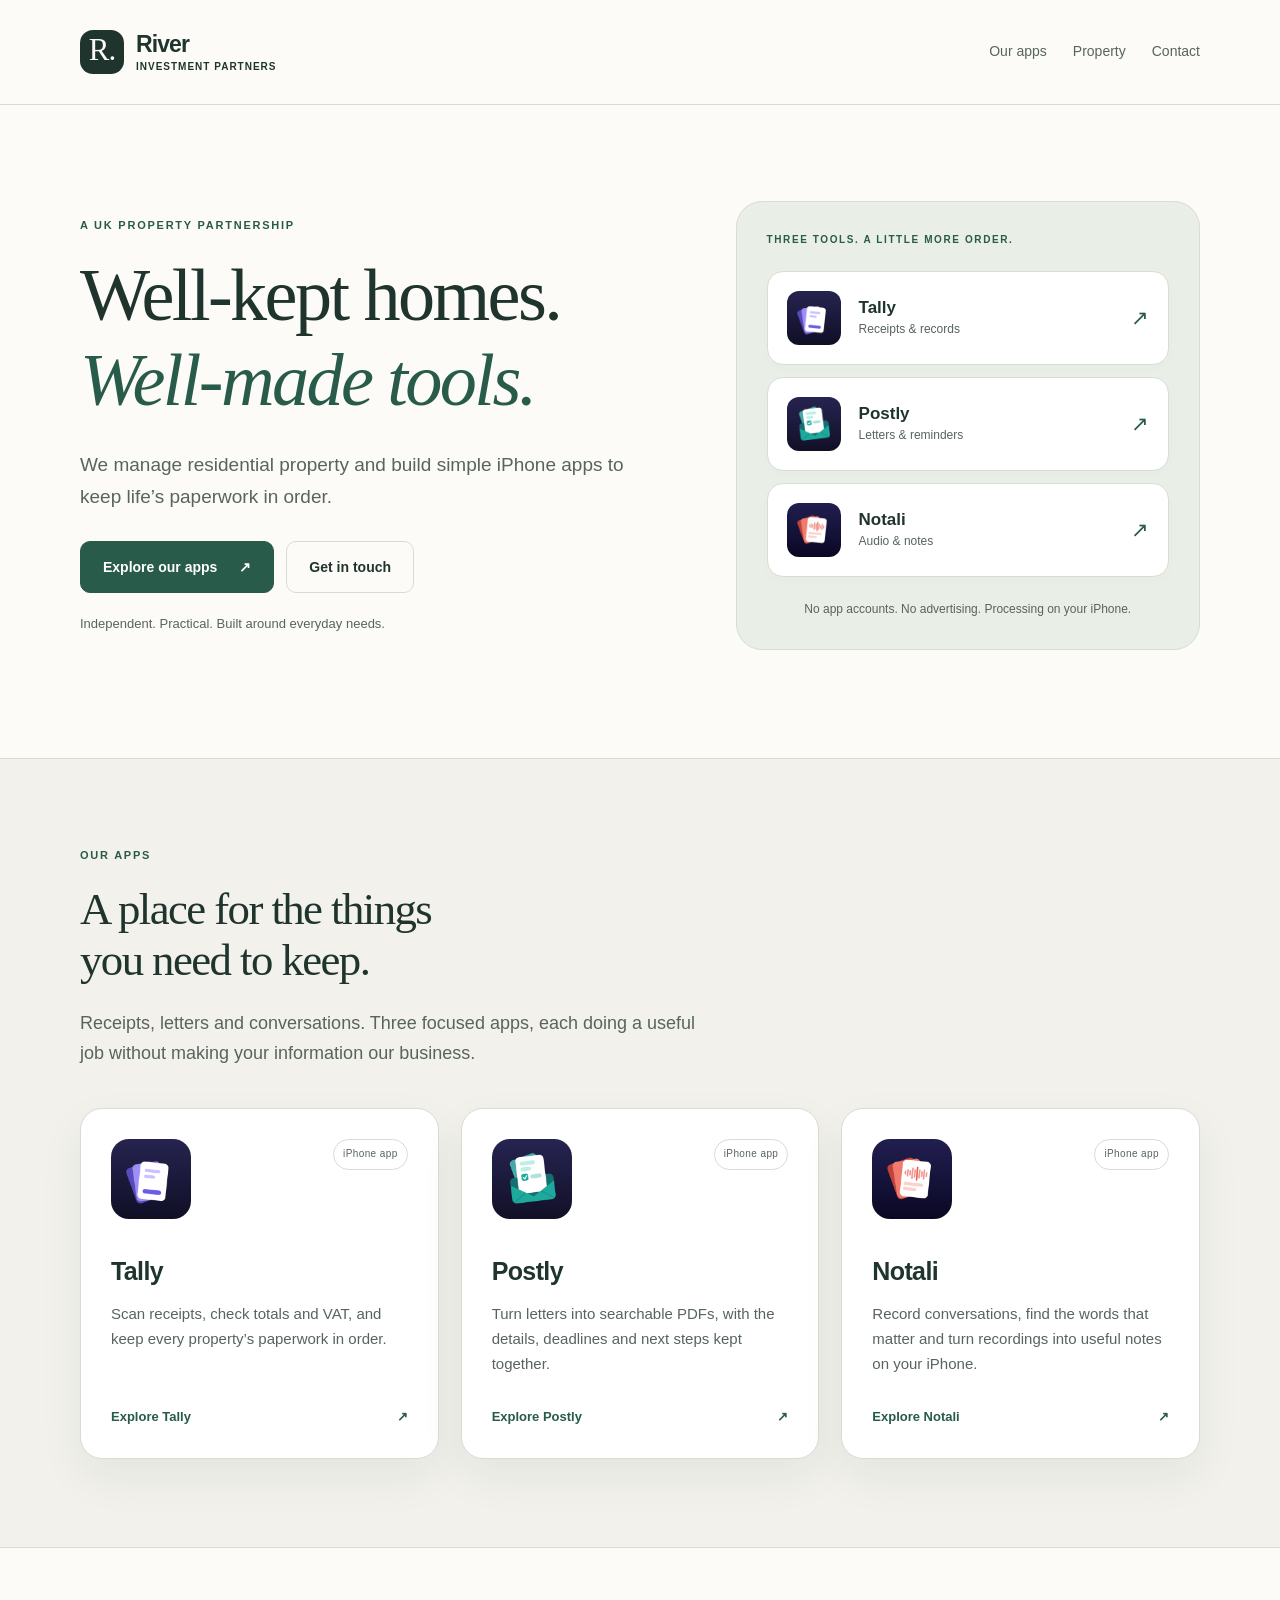
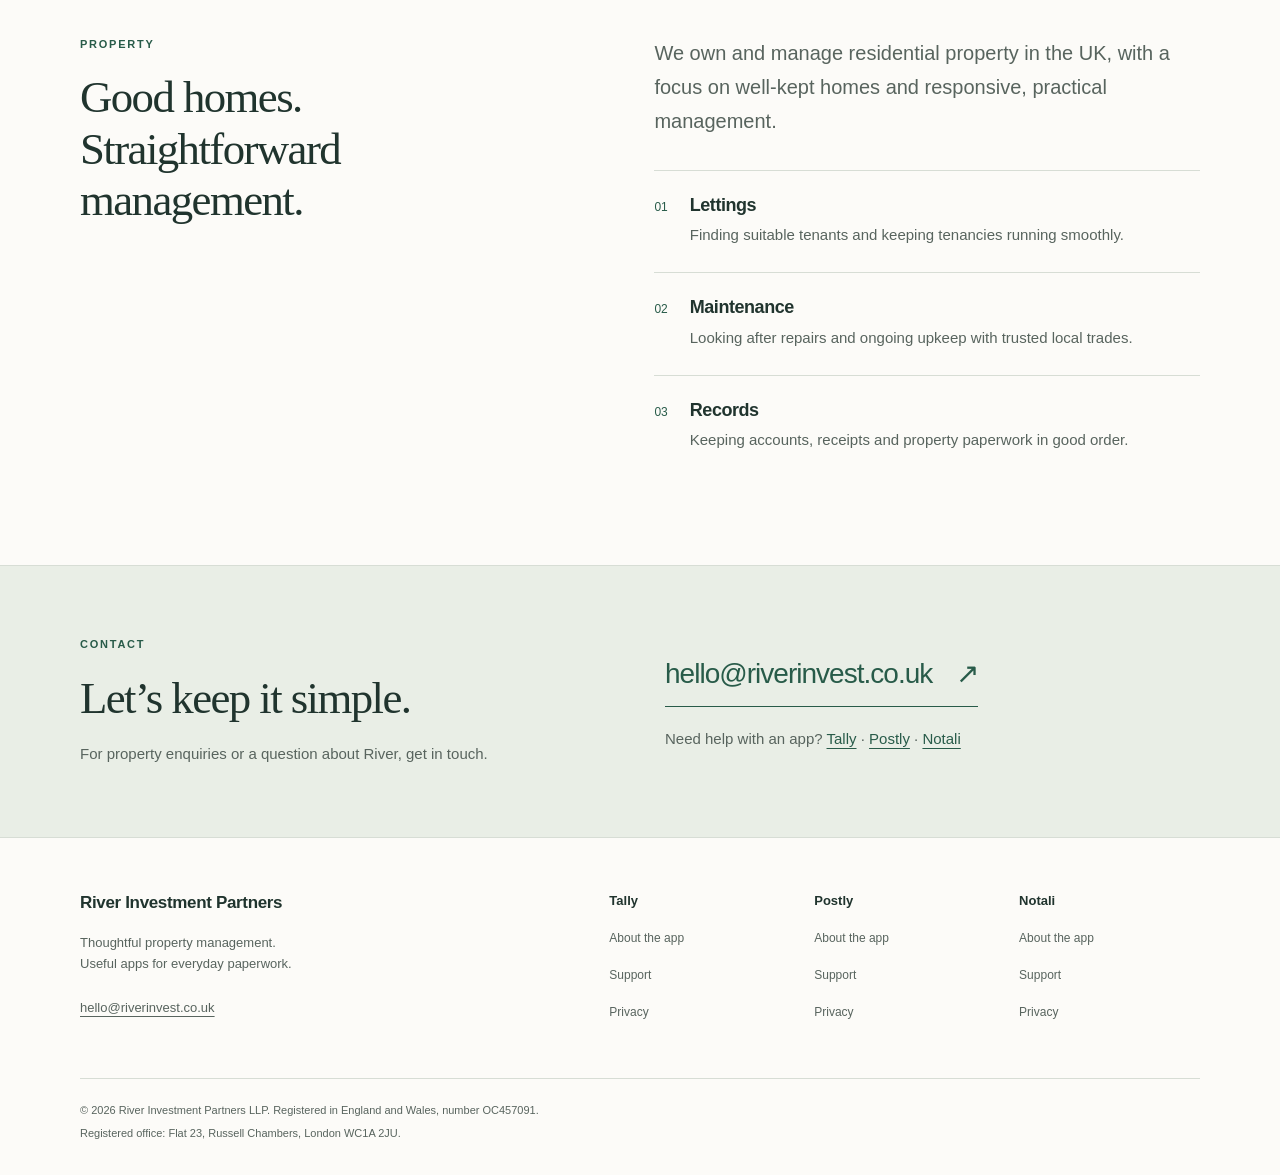
<file: index.html>
<!doctype html>
<html lang="en-GB"><head><meta charset="utf-8"><meta name="viewport" content="width=device-width, initial-scale=1"><meta name="color-scheme" content="light dark"><title>River Investment Partners | Property &amp; independent iPhone apps</title><meta name="description" content="UK residential property management and three private iPhone apps: Tally, Postly and Notali."><link rel="canonical" href="https://riverinvest.co.uk/"><meta property="og:type" content="website"><meta property="og:site_name" content="River Investment Partners"><meta property="og:title" content="River Investment Partners | Property &amp; independent iPhone apps"><meta property="og:description" content="UK residential property management and three private iPhone apps: Tally, Postly and Notali."><meta property="og:url" content="https://riverinvest.co.uk/"><meta property="og:image" content="https://riverinvest.co.uk/apple-touch-icon.png"><meta name="twitter:card" content="summary"><link rel="icon" href="favicon.png" sizes="64x64"><link rel="icon" href="favicon.svg" type="image/svg+xml"><link rel="apple-touch-icon" href="apple-touch-icon.png"><link rel="stylesheet" href="style.css"></head><body class="theme-river"><a class="skip-link" href="#main">Skip to content</a><header class="site-header"><div class="wrap header-inner"><a class="brand" href="./" aria-label="River Investment Partners home"><span class="brand-mark" aria-hidden="true">R.</span><span>River<span class="brand-sub">Investment Partners</span></span></a><nav aria-label="Main navigation"><a href="./#apps">Our apps</a><a href="./#property">Property</a><a href="./#contact">Contact</a></nav></div></header><main id="main"><section class="home-hero wrap"><div class="hero-copy"><p class="eyebrow">A UK property partnership</p><h1>Well-kept homes.<br><em>Well-made tools.</em></h1><p class="hero-lead">We manage residential property and build simple iPhone apps to keep life’s paperwork in order.</p><div class="actions"><a class="button" href="#apps">Explore our apps <span aria-hidden="true">↗</span></a><a class="button secondary" href="#contact">Get in touch</a></div><p class="small-note">Independent. Practical. Built around everyday needs.</p></div><div class="app-stack"><p class="eyebrow">Three tools. A little more order.</p><a class="mini-app" href="tally.html"><img class="app-icon" src="icon.png" width="80" height="80" alt="Tally app icon"><span><strong>Tally</strong><span>Receipts & records</span></span><span class="mini-arrow" aria-hidden="true">↗</span></a><a class="mini-app" href="postly.html"><img class="app-icon" src="river-post-icon.png" width="80" height="80" alt="Postly app icon"><span><strong>Postly</strong><span>Letters & reminders</span></span><span class="mini-arrow" aria-hidden="true">↗</span></a><a class="mini-app" href="notali.html"><img class="app-icon" src="notali-icon.png" width="80" height="80" alt="Notali app icon"><span><strong>Notali</strong><span>Audio & notes</span></span><span class="mini-arrow" aria-hidden="true">↗</span></a><p class="stack-note">No app accounts. No advertising. Processing on your iPhone.</p></div></section><section class="section tint" id="apps"><div class="wrap"><div class="section-heading"><p class="eyebrow">Our apps</p><h2>A place for the things<br>you need to keep.</h2><p>Receipts, letters and conversations. Three focused apps, each doing a useful job without making your information our business.</p></div><div class="app-grid"><a class="app-card" href="tally.html"><div class="app-card-top"><img class="app-icon" src="icon.png" width="80" height="80" alt="Tally app icon"><span class="app-type">iPhone app</span></div><h3>Tally</h3><p>Scan receipts, check totals and VAT, and keep every property’s paperwork in order.</p><span class="text-link">Explore Tally <span aria-hidden="true">↗</span></span></a><a class="app-card" href="postly.html"><div class="app-card-top"><img class="app-icon" src="river-post-icon.png" width="80" height="80" alt="Postly app icon"><span class="app-type">iPhone app</span></div><h3>Postly</h3><p>Turn letters into searchable PDFs, with the details, deadlines and next steps kept together.</p><span class="text-link">Explore Postly <span aria-hidden="true">↗</span></span></a><a class="app-card" href="notali.html"><div class="app-card-top"><img class="app-icon" src="notali-icon.png" width="80" height="80" alt="Notali app icon"><span class="app-type">iPhone app</span></div><h3>Notali</h3><p>Record conversations, find the words that matter and turn recordings into useful notes on your iPhone.</p><span class="text-link">Explore Notali <span aria-hidden="true">↗</span></span></a></div></div></section><section class="section wrap" id="property"><div class="property-layout"><div><p class="eyebrow">Property</p><h2>Good homes.<br>Straightforward management.</h2></div><div><p class="lead">We own and manage residential property in the UK, with a focus on well-kept homes and responsive, practical management.</p><div class="property-list"><article><span aria-hidden="true">01</span><div><h3>Lettings</h3><p>Finding suitable tenants and keeping tenancies running smoothly.</p></div></article><article><span aria-hidden="true">02</span><div><h3>Maintenance</h3><p>Looking after repairs and ongoing upkeep with trusted local trades.</p></div></article><article><span aria-hidden="true">03</span><div><h3>Records</h3><p>Keeping accounts, receipts and property paperwork in good order.</p></div></article></div></div></div></section><section class="contact-section" id="contact"><div class="wrap contact-layout"><div><p class="eyebrow">Contact</p><h2>Let’s keep it simple.</h2><p>For property enquiries or a question about River, get in touch.</p></div><div><a class="email-link" href="mailto:hello@riverinvest.co.uk">hello@riverinvest.co.uk <span aria-hidden="true">↗</span></a><p class="small-note">Need help with an app? <a href="support.html">Tally</a> · <a href="postly-support.html">Postly</a> · <a href="notali-support.html">Notali</a></p></div></div></section></main><footer class="site-footer"><div class="wrap"><div class="footer-top"><div class="footer-about"><a class="brand" href="./">River Investment Partners</a><p>Thoughtful property management.<br>Useful apps for everyday paperwork.</p><a href="mailto:hello@riverinvest.co.uk">hello@riverinvest.co.uk</a></div><nav class="footer-links" aria-label="App information"><div><h2>Tally</h2><a href="tally.html">About the app</a><a href="support.html">Support</a><a href="privacy.html">Privacy</a></div><div><h2>Postly</h2><a href="postly.html">About the app</a><a href="postly-support.html">Support</a><a href="postly-privacy.html">Privacy</a></div><div><h2>Notali</h2><a href="notali.html">About the app</a><a href="notali-support.html">Support</a><a href="notali-privacy.html">Privacy</a></div></nav></div><div class="legal"><p>© 2026 River Investment Partners LLP. Registered in England and Wales, number OC457091.</p><p>Registered office: Flat 23, Russell Chambers, London WC1A 2JU.</p></div></div></footer></body></html>
</file>
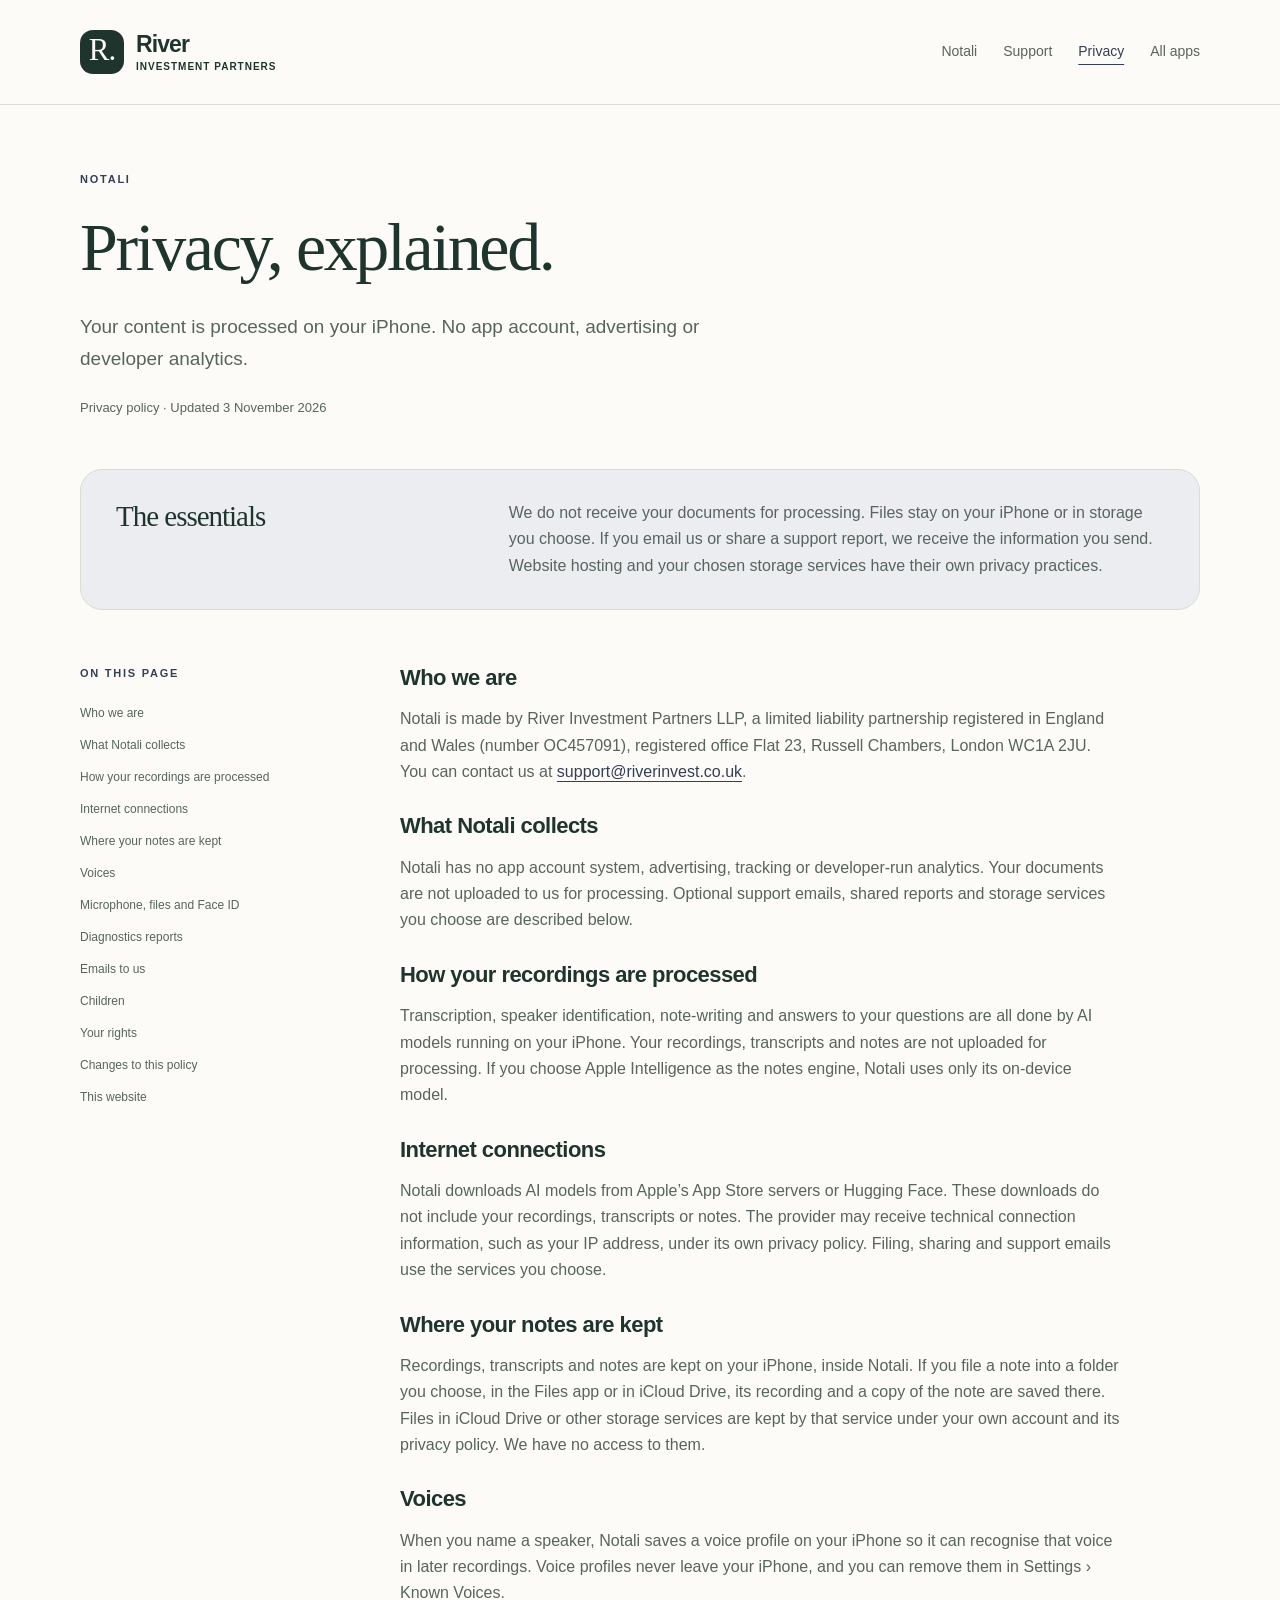
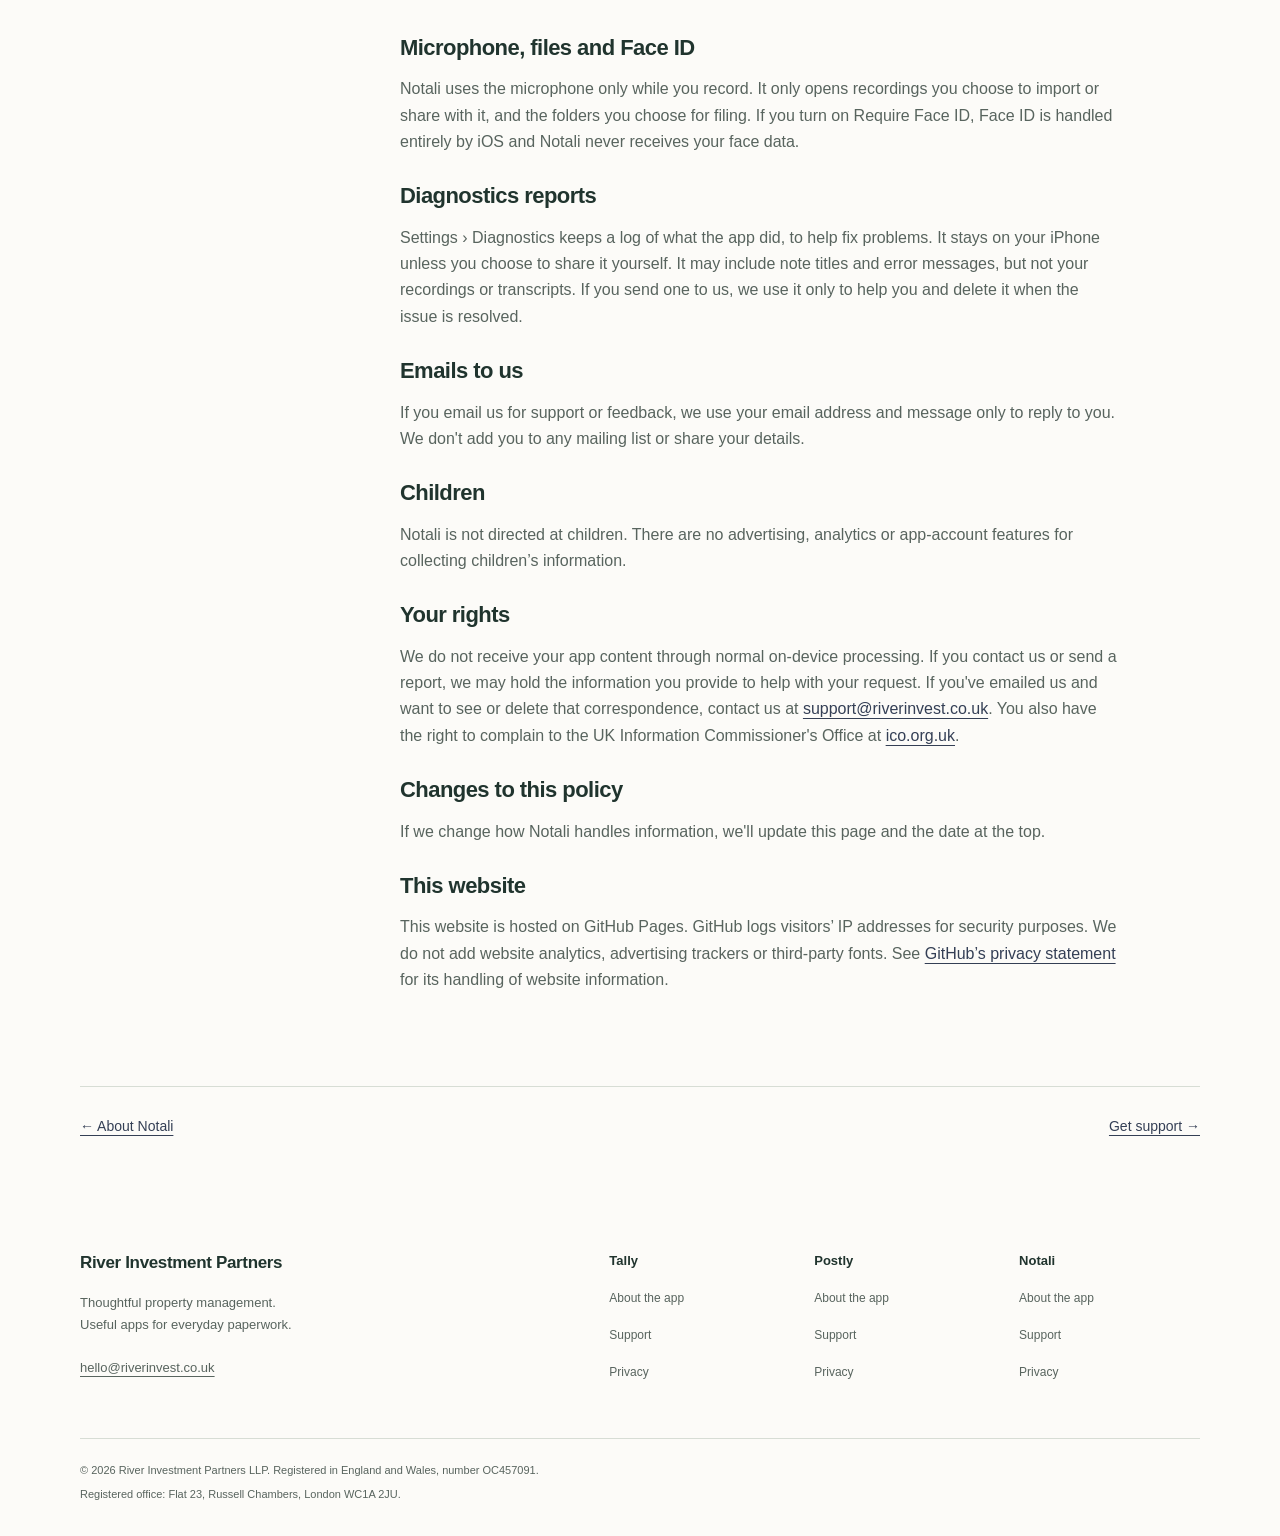
<file: notali-privacy.html>
<!doctype html>
<html lang="en-GB"><head><meta charset="utf-8"><meta name="viewport" content="width=device-width, initial-scale=1"><meta name="color-scheme" content="light dark"><title>Notali Privacy Policy | River Investment Partners</title><meta name="description" content="How Notali handles on-device processing, storage, permissions and optional support information."><link rel="canonical" href="https://riverinvest.co.uk/notali-privacy.html"><meta property="og:type" content="website"><meta property="og:site_name" content="River Investment Partners"><meta property="og:title" content="Notali Privacy Policy | River Investment Partners"><meta property="og:description" content="How Notali handles on-device processing, storage, permissions and optional support information."><meta property="og:url" content="https://riverinvest.co.uk/notali-privacy.html"><meta property="og:image" content="https://riverinvest.co.uk/notali-icon.png"><meta name="twitter:card" content="summary"><link rel="icon" href="favicon.png" sizes="64x64"><link rel="icon" href="favicon.svg" type="image/svg+xml"><link rel="apple-touch-icon" href="apple-touch-icon.png"><link rel="stylesheet" href="style.css"></head><body class="theme-notali"><a class="skip-link" href="#main">Skip to content</a><header class="site-header"><div class="wrap header-inner"><a class="brand" href="./" aria-label="River Investment Partners home"><span class="brand-mark" aria-hidden="true">R.</span><span>River<span class="brand-sub">Investment Partners</span></span></a><nav aria-label="Main navigation"><a href="notali.html">Notali</a><a href="notali-support.html">Support</a><a href="notali-privacy.html" aria-current="page">Privacy</a><a href="./#apps">All apps</a></nav></div></header><main id="main" class="wrap privacy-page"><div class="page-intro"><p class="eyebrow">Notali</p><h1>Privacy, explained.</h1><p class="hero-lead">Your content is processed on your iPhone. No app account, advertising or developer analytics.</p><p class="updated">Privacy policy · Updated 3 November 2026</p></div><div class="privacy-summary"><h2>The essentials</h2><p>We do not receive your documents for processing. Files stay on your iPhone or in storage you choose. If you email us or share a support report, we receive the information you send. Website hosting and your chosen storage services have their own privacy practices.</p></div><div class="policy-layout"><nav class="contents" aria-label="Privacy policy sections"><p class="eyebrow">On this page</p><a href="#who-we-are">Who we are</a><a href="#what-notali-collects">What Notali collects</a><a href="#how-your-recordings-are-processed">How your recordings are processed</a><a href="#internet-connections">Internet connections</a><a href="#where-your-notes-are-kept">Where your notes are kept</a><a href="#voices">Voices</a><a href="#microphone-files-and-face-id">Microphone, files and Face ID</a><a href="#diagnostics-reports">Diagnostics reports</a><a href="#emails-to-us">Emails to us</a><a href="#children">Children</a><a href="#your-rights">Your rights</a><a href="#changes-to-this-policy">Changes to this policy</a><a href="#website-hosting">This website</a></nav><div class="policy-copy"><section class="policy-section"><h2 id="who-we-are">Who we are</h2><p>Notali is made by River Investment Partners LLP, a limited liability partnership registered in England and Wales (number OC457091), registered office Flat 23, Russell Chambers, London WC1A 2JU. You can contact us at <a href="mailto:support@riverinvest.co.uk">support@riverinvest.co.uk</a>.</p></section><section class="policy-section"><h2 id="what-notali-collects">What Notali collects</h2><p>Notali has no app account system, advertising, tracking or developer-run analytics. Your documents are not uploaded to us for processing. Optional support emails, shared reports and storage services you choose are described below.</p></section><section class="policy-section"><h2 id="how-your-recordings-are-processed">How your recordings are processed</h2><p>Transcription, speaker identification, note-writing and answers to your questions are all done by AI models running on your iPhone. Your recordings, transcripts and notes are not uploaded for processing. If you choose Apple Intelligence as the notes engine, Notali uses only its on-device model.</p></section><section class="policy-section"><h2 id="internet-connections">Internet connections</h2><p>Notali downloads AI models from Apple’s App Store servers or Hugging Face. These downloads do not include your recordings, transcripts or notes. The provider may receive technical connection information, such as your IP address, under its own privacy policy. Filing, sharing and support emails use the services you choose.</p></section><section class="policy-section"><h2 id="where-your-notes-are-kept">Where your notes are kept</h2><p>Recordings, transcripts and notes are kept on your iPhone, inside Notali. If you file a note into a folder you choose, in the Files app or in iCloud Drive, its recording and a copy of the note are saved there. Files in iCloud Drive or other storage services are kept by that service under your own account and its privacy policy. We have no access to them.</p></section><section class="policy-section"><h2 id="voices">Voices</h2><p>When you name a speaker, Notali saves a voice profile on your iPhone so it can recognise that voice in later recordings. Voice profiles never leave your iPhone, and you can remove them in Settings › Known Voices.</p></section><section class="policy-section"><h2 id="microphone-files-and-face-id">Microphone, files and Face ID</h2><p>Notali uses the microphone only while you record. It only opens recordings you choose to import or share with it, and the folders you choose for filing. If you turn on Require Face ID, Face ID is handled entirely by iOS and Notali never receives your face data.</p></section><section class="policy-section"><h2 id="diagnostics-reports">Diagnostics reports</h2><p>Settings › Diagnostics keeps a log of what the app did, to help fix problems. It stays on your iPhone unless you choose to share it yourself. It may include note titles and error messages, but not your recordings or transcripts. If you send one to us, we use it only to help you and delete it when the issue is resolved.</p></section><section class="policy-section"><h2 id="emails-to-us">Emails to us</h2><p>If you email us for support or feedback, we use your email address and message only to reply to you. We don't add you to any mailing list or share your details.</p></section><section class="policy-section"><h2 id="children">Children</h2><p>Notali is not directed at children. There are no advertising, analytics or app-account features for collecting children’s information.</p></section><section class="policy-section"><h2 id="your-rights">Your rights</h2><p>We do not receive your app content through normal on-device processing. If you contact us or send a report, we may hold the information you provide to help with your request. If you've emailed us and want to see or delete that correspondence, contact us at <a href="mailto:support@riverinvest.co.uk">support@riverinvest.co.uk</a>. You also have the right to complain to the UK Information Commissioner's Office at <a href="https://ico.org.uk">ico.org.uk</a>.</p></section><section class="policy-section"><h2 id="changes-to-this-policy">Changes to this policy</h2><p>If we change how Notali handles information, we'll update this page and the date at the top.</p></section><section class="policy-section"><h2 id="website-hosting">This website</h2><p>This website is hosted on GitHub Pages. GitHub logs visitors’ IP addresses for security purposes. We do not add website analytics, advertising trackers or third-party fonts. See <a href="https://docs.github.com/en/site-policy/privacy-policies/github-general-privacy-statement">GitHub’s privacy statement</a> for its handling of website information.</p></section></div></div><div class="doc-end"><a href="notali.html">← About Notali</a><a href="notali-support.html">Get support →</a></div></main><footer class="site-footer"><div class="wrap"><div class="footer-top"><div class="footer-about"><a class="brand" href="./">River Investment Partners</a><p>Thoughtful property management.<br>Useful apps for everyday paperwork.</p><a href="mailto:hello@riverinvest.co.uk">hello@riverinvest.co.uk</a></div><nav class="footer-links" aria-label="App information"><div><h2>Tally</h2><a href="tally.html">About the app</a><a href="support.html">Support</a><a href="privacy.html">Privacy</a></div><div><h2>Postly</h2><a href="postly.html">About the app</a><a href="postly-support.html">Support</a><a href="postly-privacy.html">Privacy</a></div><div><h2>Notali</h2><a href="notali.html">About the app</a><a href="notali-support.html">Support</a><a href="notali-privacy.html">Privacy</a></div></nav></div><div class="legal"><p>© 2026 River Investment Partners LLP. Registered in England and Wales, number OC457091.</p><p>Registered office: Flat 23, Russell Chambers, London WC1A 2JU.</p></div></div></footer></body></html>
</file>
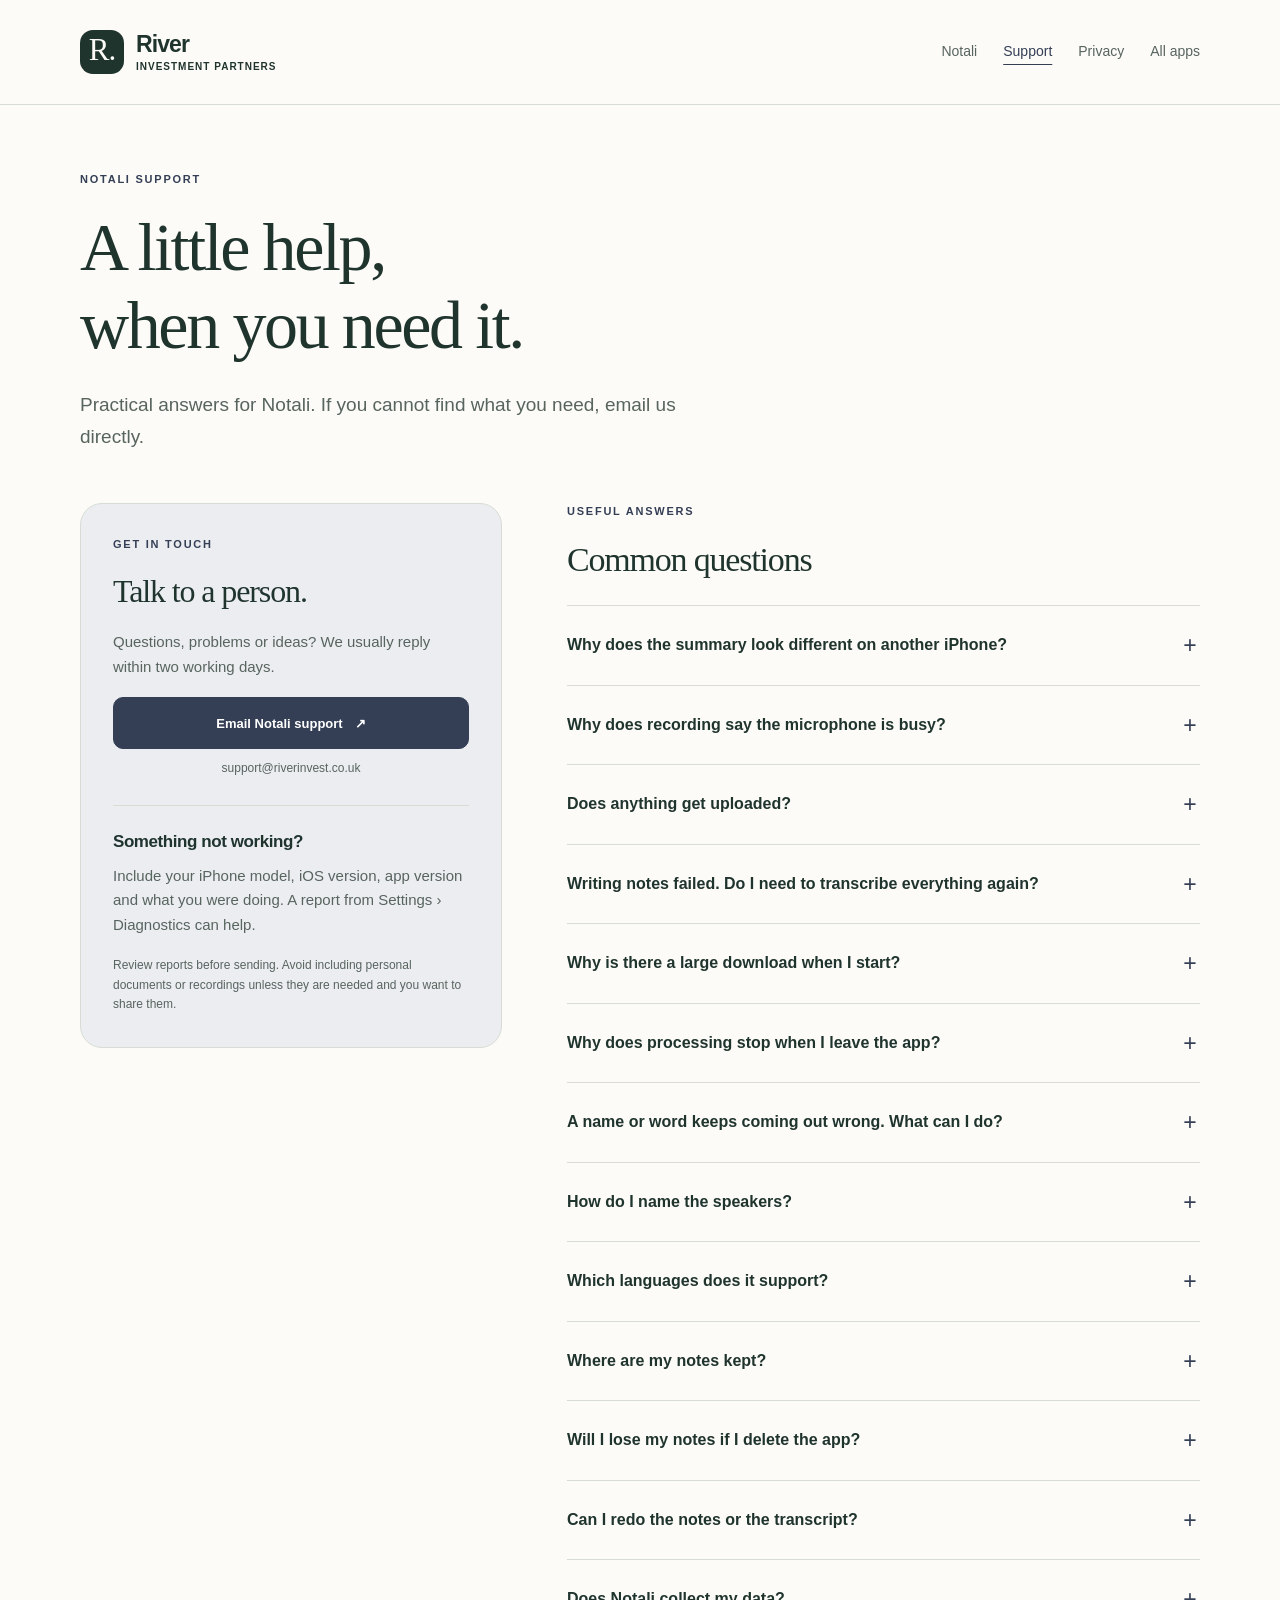
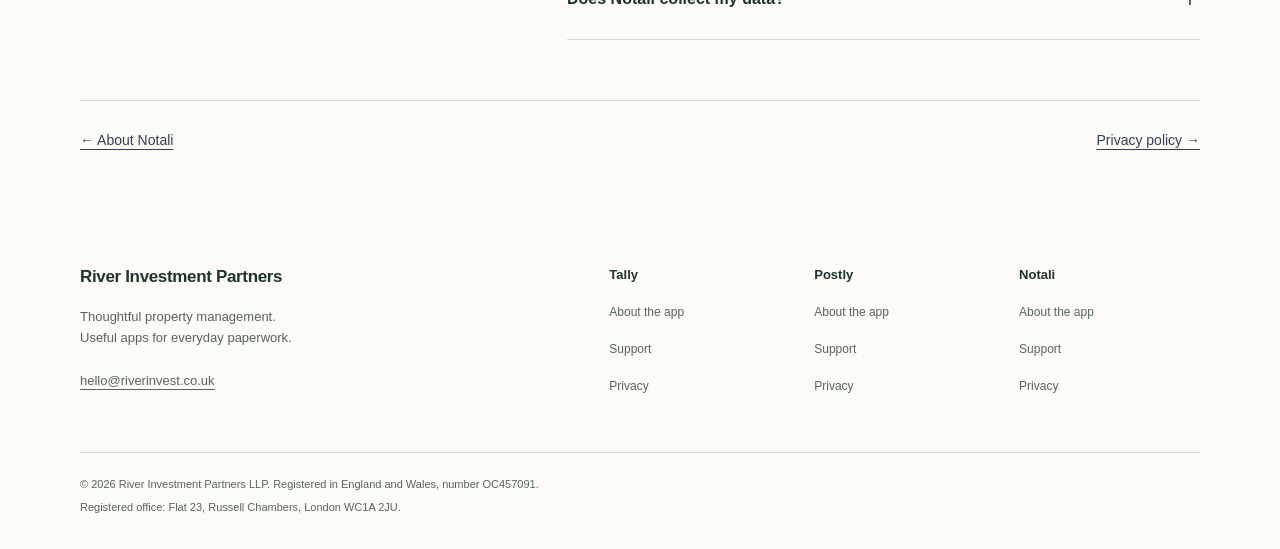
<file: notali-support.html>
<!doctype html>
<html lang="en-GB"><head><meta charset="utf-8"><meta name="viewport" content="width=device-width, initial-scale=1"><meta name="color-scheme" content="light dark"><title>Notali Support | River Investment Partners</title><meta name="description" content="Answers, troubleshooting and contact details for Notali on iPhone."><link rel="canonical" href="https://riverinvest.co.uk/notali-support.html"><meta property="og:type" content="website"><meta property="og:site_name" content="River Investment Partners"><meta property="og:title" content="Notali Support | River Investment Partners"><meta property="og:description" content="Answers, troubleshooting and contact details for Notali on iPhone."><meta property="og:url" content="https://riverinvest.co.uk/notali-support.html"><meta property="og:image" content="https://riverinvest.co.uk/notali-icon.png"><meta name="twitter:card" content="summary"><link rel="icon" href="favicon.png" sizes="64x64"><link rel="icon" href="favicon.svg" type="image/svg+xml"><link rel="apple-touch-icon" href="apple-touch-icon.png"><link rel="stylesheet" href="style.css"></head><body class="theme-notali"><a class="skip-link" href="#main">Skip to content</a><header class="site-header"><div class="wrap header-inner"><a class="brand" href="./" aria-label="River Investment Partners home"><span class="brand-mark" aria-hidden="true">R.</span><span>River<span class="brand-sub">Investment Partners</span></span></a><nav aria-label="Main navigation"><a href="notali.html">Notali</a><a href="notali-support.html" aria-current="page">Support</a><a href="notali-privacy.html">Privacy</a><a href="./#apps">All apps</a></nav></div></header><main id="main" class="wrap support-page"><div class="page-intro"><p class="eyebrow">Notali support</p><h1>A little help,<br>when you need it.</h1><p class="hero-lead">Practical answers for Notali. If you cannot find what you need, email us directly.</p></div><div class="support-layout"><aside class="support-card"><p class="eyebrow">Get in touch</p><h2>Talk to a person.</h2><p>Questions, problems or ideas? We usually reply within two working days.</p><a class="button" href="mailto:support@riverinvest.co.uk?subject=Notali">Email Notali support <span aria-hidden="true">↗</span></a><p class="support-address">support@riverinvest.co.uk</p><hr><h3>Something not working?</h3><p>Include your iPhone model, iOS version, app version and what you were doing. A report from Settings › Diagnostics can help.</p><p class="small-note">Review reports before sending. Avoid including personal documents or recordings unless they are needed and you want to share them.</p></aside><section class="faq-section" aria-labelledby="questions"><p class="eyebrow">Useful answers</p><h2 id="questions">Common questions</h2><details><summary>Why does the summary look different on another iPhone?<span aria-hidden="true" class="faq-plus">+</span></summary><div class="faq-answer"><p>Notali adapts to the selected model and available memory. The smallest notes model writes a Basic Summary as short paragraphs without verified citations. Larger supported models can write structured notes with source links. Check important points against the transcript and recording.</p></div></details><details><summary>Why does recording say the microphone is busy?<span aria-hidden="true" class="faq-plus">+</span></summary><div class="faq-answer"><p>A phone, FaceTime or other call can prevent Notali from starting a recording. End the call or stop another audio recording, then try again. Notali cannot record an active call on the same iPhone; import an existing recording instead.</p></div></details><details><summary>Does anything get uploaded?<span aria-hidden="true" class="faq-plus">+</span></summary><div class="faq-answer"><p>Transcription, speaker identification, note writing and Ask processing run on your iPhone. Recordings are not sent to us for processing. If you choose to file or share a recording, your selected storage or sharing service handles that copy. AI models are downloaded during setup and may need later updates.</p></div></details><details><summary>Writing notes failed. Do I need to transcribe everything again?<span aria-hidden="true" class="faq-plus">+</span></summary><div class="faq-answer"><p>Usually not. Use Try Again on the failed summary to reuse valid saved progress. Write Again deliberately starts a fresh summary. Use full reprocessing only when you want to replace the transcription as well.</p></div></details><details><summary>Why is there a large download when I start?<span aria-hidden="true" class="faq-plus">+</span></summary><div class="faq-answer"><p>The AI models run on your iPhone, so they must be downloaded and stored on it. The space needed depends on your selected models; check Settings › AI Models for the current choices. Once the required models are available, transcription and note writing can work offline.</p></div></details><details><summary>Why does processing stop when I leave the app?<span aria-hidden="true" class="faq-plus">+</span></summary><div class="faq-answer"><p>Transcribing and writing notes take a lot of the iPhone's power, and iOS stops apps doing heavy work in the background. Notali pauses when you leave and carries on from where it stopped when you come back. Recording itself keeps going in the background.</p></div></details><details><summary>A name or word keeps coming out wrong. What can I do?<span aria-hidden="true" class="faq-plus">+</span></summary><div class="faq-answer"><p>Add words in Settings › Vocabulary, or add an automatic spelling fix. Vocabulary listening depends on the selected transcription model and whether vocabulary checking is enabled. In the Transcript tab, use Edit transcript to correct a line by hand.</p></div></details><details><summary>How do I name the speakers?<span aria-hidden="true" class="faq-plus">+</span></summary><div class="faq-answer"><p>Open a note, tap the speakers count under its title, and give each one a name. You can play a sample of each voice to tell them apart. Once named, Notali recognises the same voice in later recordings.</p></div></details><details><summary>Which languages does it support?<span aria-hidden="true" class="faq-plus">+</span></summary><div class="faq-answer"><p>The default transcription works with English and 24 other European languages. For other languages, such as Japanese or Chinese, choose Best in Settings › AI Models.</p></div></details><details><summary>Where are my notes kept?<span aria-hidden="true" class="faq-plus">+</span></summary><div class="faq-answer"><p>On your iPhone, inside Notali. You can file any note into a folder you choose in Files or iCloud Drive, which also saves its recording and a readable copy there.</p></div></details><details><summary>Will I lose my notes if I delete the app?<span aria-hidden="true" class="faq-plus">+</span></summary><div class="faq-answer"><p>Notes kept only in Notali are deleted with the app. Notes you've filed into a folder in Files or iCloud Drive stay there. Export or file anything you want to keep first.</p></div></details><details><summary>Can I redo the notes or the transcript?<span aria-hidden="true" class="faq-plus">+</span></summary><div class="faq-answer"><p>Yes. Open the note, tap the menu, and choose Process Again: Notes Only rewrites the title, actions, chapters and notes, and Everything transcribes the recording again too.</p></div></details><details><summary>Does Notali collect my data?<span aria-hidden="true" class="faq-plus">+</span></summary><div class="faq-answer"><p>There is no app account, advertising or developer analytics. You control whether to file, share or send a support report. Read the <a href="notali-privacy.html">Notali privacy policy</a> for the details, including iCloud and optional support emails.</p></div></details></section></div><div class="doc-end"><a href="notali.html">← About Notali</a><a href="notali-privacy.html">Privacy policy →</a></div></main><footer class="site-footer"><div class="wrap"><div class="footer-top"><div class="footer-about"><a class="brand" href="./">River Investment Partners</a><p>Thoughtful property management.<br>Useful apps for everyday paperwork.</p><a href="mailto:hello@riverinvest.co.uk">hello@riverinvest.co.uk</a></div><nav class="footer-links" aria-label="App information"><div><h2>Tally</h2><a href="tally.html">About the app</a><a href="support.html">Support</a><a href="privacy.html">Privacy</a></div><div><h2>Postly</h2><a href="postly.html">About the app</a><a href="postly-support.html">Support</a><a href="postly-privacy.html">Privacy</a></div><div><h2>Notali</h2><a href="notali.html">About the app</a><a href="notali-support.html">Support</a><a href="notali-privacy.html">Privacy</a></div></nav></div><div class="legal"><p>© 2026 River Investment Partners LLP. Registered in England and Wales, number OC457091.</p><p>Registered office: Flat 23, Russell Chambers, London WC1A 2JU.</p></div></div></footer></body></html>
</file>
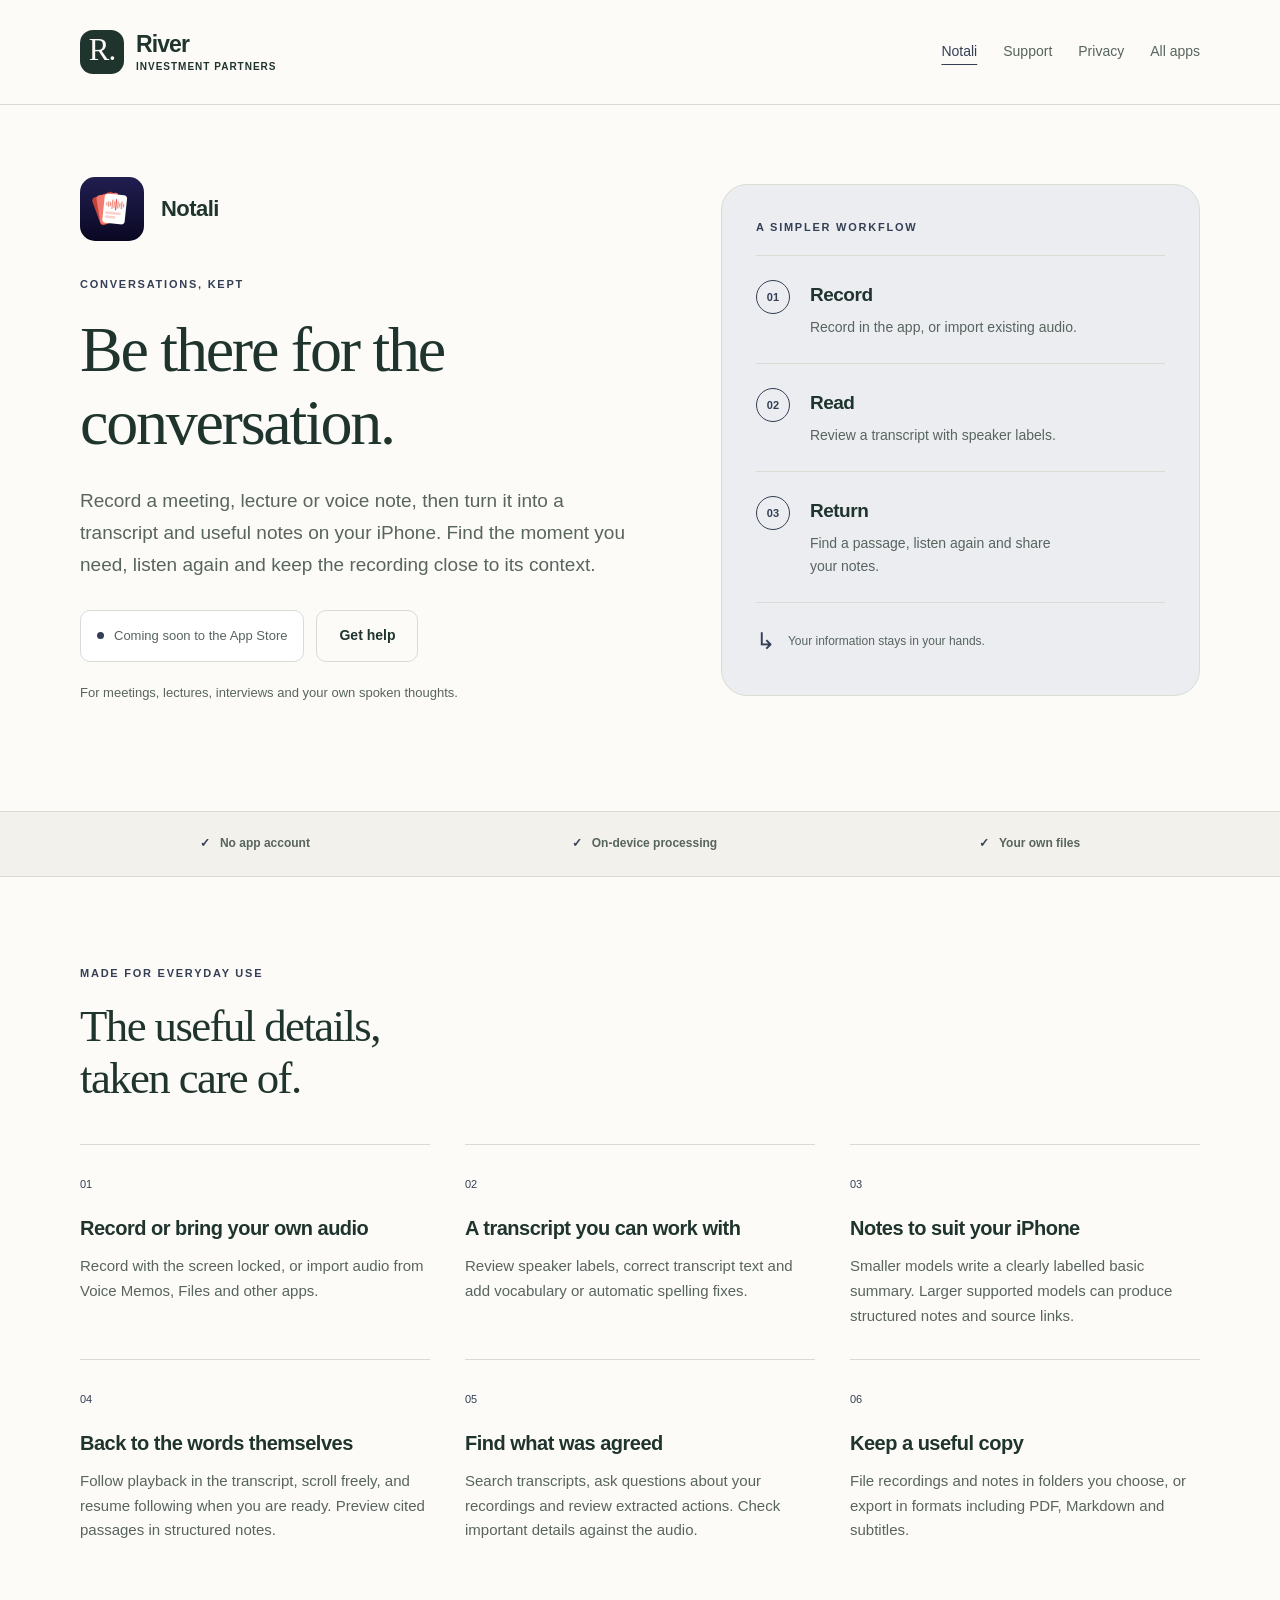
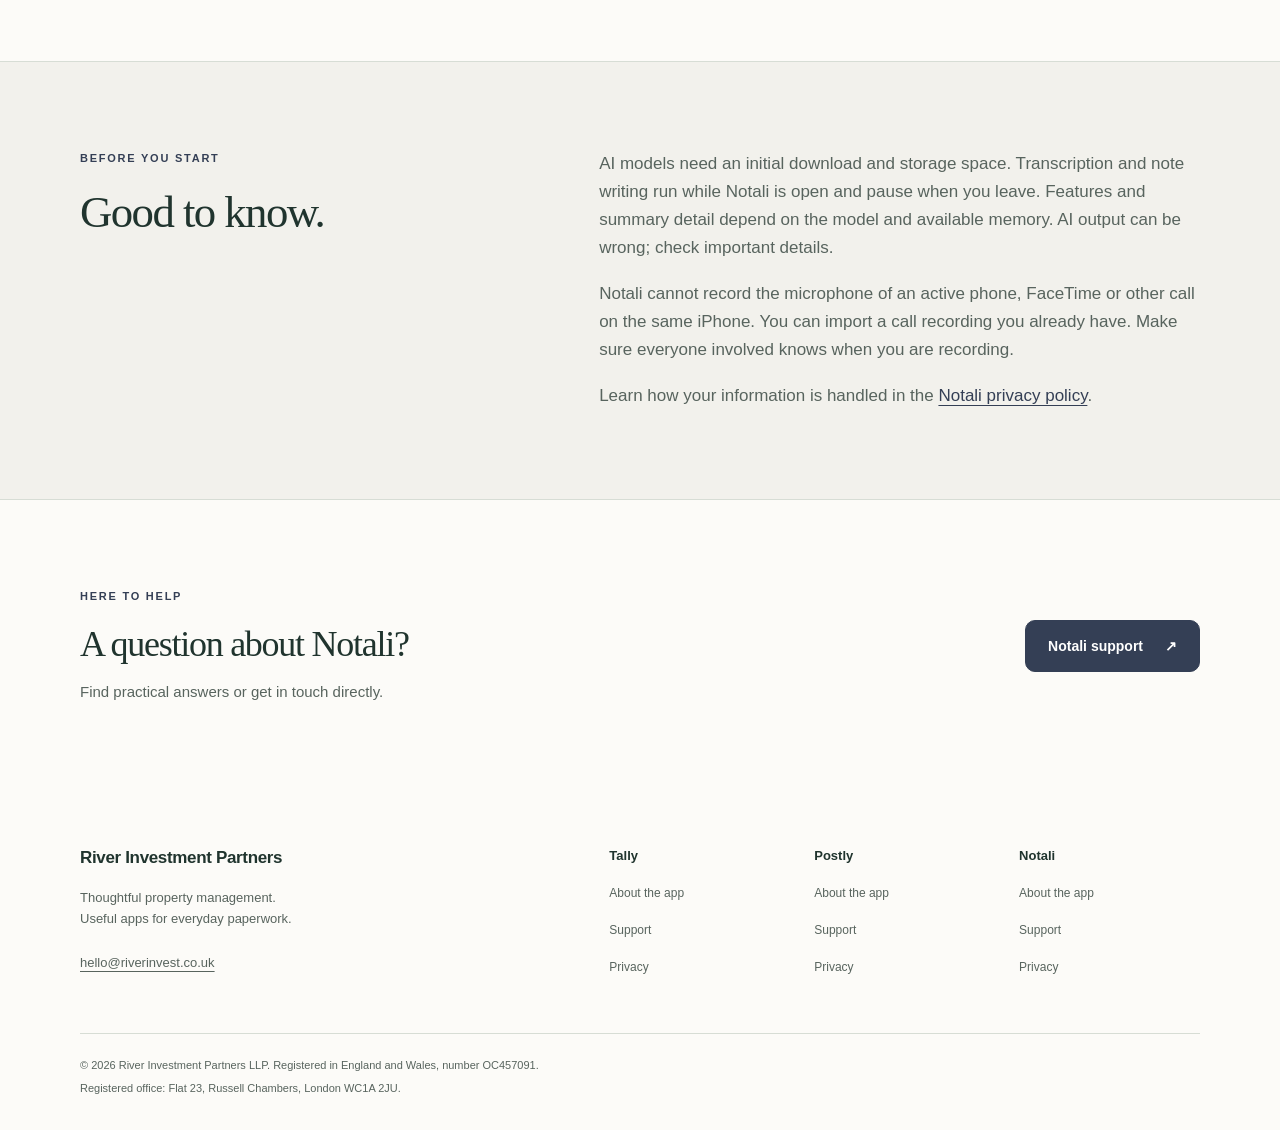
<file: notali.html>
<!doctype html>
<html lang="en-GB"><head><meta charset="utf-8"><meta name="viewport" content="width=device-width, initial-scale=1"><meta name="color-scheme" content="light dark"><title>Notali | River Investment Partners</title><meta name="description" content="Record conversations, find the words that matter and turn recordings into useful notes on your iPhone."><link rel="canonical" href="https://riverinvest.co.uk/notali.html"><meta property="og:type" content="website"><meta property="og:site_name" content="River Investment Partners"><meta property="og:title" content="Notali | River Investment Partners"><meta property="og:description" content="Record conversations, find the words that matter and turn recordings into useful notes on your iPhone."><meta property="og:url" content="https://riverinvest.co.uk/notali.html"><meta property="og:image" content="https://riverinvest.co.uk/notali-icon.png"><meta name="twitter:card" content="summary"><link rel="icon" href="favicon.png" sizes="64x64"><link rel="icon" href="favicon.svg" type="image/svg+xml"><link rel="apple-touch-icon" href="apple-touch-icon.png"><link rel="stylesheet" href="style.css"></head><body class="theme-notali"><a class="skip-link" href="#main">Skip to content</a><header class="site-header"><div class="wrap header-inner"><a class="brand" href="./" aria-label="River Investment Partners home"><span class="brand-mark" aria-hidden="true">R.</span><span>River<span class="brand-sub">Investment Partners</span></span></a><nav aria-label="Main navigation"><a href="notali.html" aria-current="page">Notali</a><a href="notali-support.html">Support</a><a href="notali-privacy.html">Privacy</a><a href="./#apps">All apps</a></nav></div></header><main id="main"><section class="app-hero wrap"><div class="hero-copy"><div class="product-heading"><img class="app-icon" src="notali-icon.png" width="80" height="80" alt="Notali app icon"><span>Notali</span></div><p class="eyebrow">CONVERSATIONS, KEPT</p><h1>Be there for the conversation.</h1><p class="hero-lead">Record a meeting, lecture or voice note, then turn it into a transcript and useful notes on your iPhone. Find the moment you need, listen again and keep the recording close to its context.</p><div class="actions"><span class="availability"><span aria-hidden="true" class="status-dot"></span>Coming soon to the App Store</span><a class="button secondary" href="notali-support.html">Get help</a></div><p class="small-note">For meetings, lectures, interviews and your own spoken thoughts.</p></div><aside class="workflow" aria-label="How Notali works"><h2 class="eyebrow">A simpler workflow</h2><ol><li><span class="step-number" aria-hidden="true">01</span><div><h3>Record</h3><p>Record in the app, or import existing audio.</p></div></li><li><span class="step-number" aria-hidden="true">02</span><div><h3>Read</h3><p>Review a transcript with speaker labels.</p></div></li><li><span class="step-number" aria-hidden="true">03</span><div><h3>Return</h3><p>Find a passage, listen again and share your notes.</p></div></li></ol><div class="workflow-footer"><span aria-hidden="true">↳</span> Your information stays in your hands.</div></aside></section><section class="trust-strip"><div class="wrap"><span>No app account</span><span>On-device processing</span><span>Your own files</span></div></section><section class="section wrap"><div class="section-heading"><p class="eyebrow">Made for everyday use</p><h2>The useful details,<br>taken care of.</h2></div><div class="feature-grid"><article class="feature-card"><span class="feature-number" aria-hidden="true">01</span><h3>Record or bring your own audio</h3><p>Record with the screen locked, or import audio from Voice Memos, Files and other apps.</p></article><article class="feature-card"><span class="feature-number" aria-hidden="true">02</span><h3>A transcript you can work with</h3><p>Review speaker labels, correct transcript text and add vocabulary or automatic spelling fixes.</p></article><article class="feature-card"><span class="feature-number" aria-hidden="true">03</span><h3>Notes to suit your iPhone</h3><p>Smaller models write a clearly labelled basic summary. Larger supported models can produce structured notes and source links.</p></article><article class="feature-card"><span class="feature-number" aria-hidden="true">04</span><h3>Back to the words themselves</h3><p>Follow playback in the transcript, scroll freely, and resume following when you are ready. Preview cited passages in structured notes.</p></article><article class="feature-card"><span class="feature-number" aria-hidden="true">05</span><h3>Find what was agreed</h3><p>Search transcripts, ask questions about your recordings and review extracted actions. Check important details against the audio.</p></article><article class="feature-card"><span class="feature-number" aria-hidden="true">06</span><h3>Keep a useful copy</h3><p>File recordings and notes in folders you choose, or export in formats including PDF, Markdown and subtitles.</p></article></div></section><section class="section tint"><div class="wrap good-layout"><div><p class="eyebrow">Before you start</p><h2>Good to know.</h2></div><div class="reading"><p>AI models need an initial download and storage space. Transcription and note writing run while Notali is open and pause when you leave. Features and summary detail depend on the model and available memory. AI output can be wrong; check important details.</p><p>Notali cannot record the microphone of an active phone, FaceTime or other call on the same iPhone. You can import a call recording you already have. Make sure everyone involved knows when you are recording.</p><p>Learn how your information is handled in the <a href="notali-privacy.html">Notali privacy policy</a>.</p></div></div></section><section class="section wrap next-step"><div><p class="eyebrow">Here to help</p><h2>A question about Notali?</h2><p>Find practical answers or get in touch directly.</p></div><a class="button" href="notali-support.html">Notali support <span aria-hidden="true">↗</span></a></section></main><footer class="site-footer"><div class="wrap"><div class="footer-top"><div class="footer-about"><a class="brand" href="./">River Investment Partners</a><p>Thoughtful property management.<br>Useful apps for everyday paperwork.</p><a href="mailto:hello@riverinvest.co.uk">hello@riverinvest.co.uk</a></div><nav class="footer-links" aria-label="App information"><div><h2>Tally</h2><a href="tally.html">About the app</a><a href="support.html">Support</a><a href="privacy.html">Privacy</a></div><div><h2>Postly</h2><a href="postly.html">About the app</a><a href="postly-support.html">Support</a><a href="postly-privacy.html">Privacy</a></div><div><h2>Notali</h2><a href="notali.html">About the app</a><a href="notali-support.html">Support</a><a href="notali-privacy.html">Privacy</a></div></nav></div><div class="legal"><p>© 2026 River Investment Partners LLP. Registered in England and Wales, number OC457091.</p><p>Registered office: Flat 23, Russell Chambers, London WC1A 2JU.</p></div></div></footer></body></html>
</file>
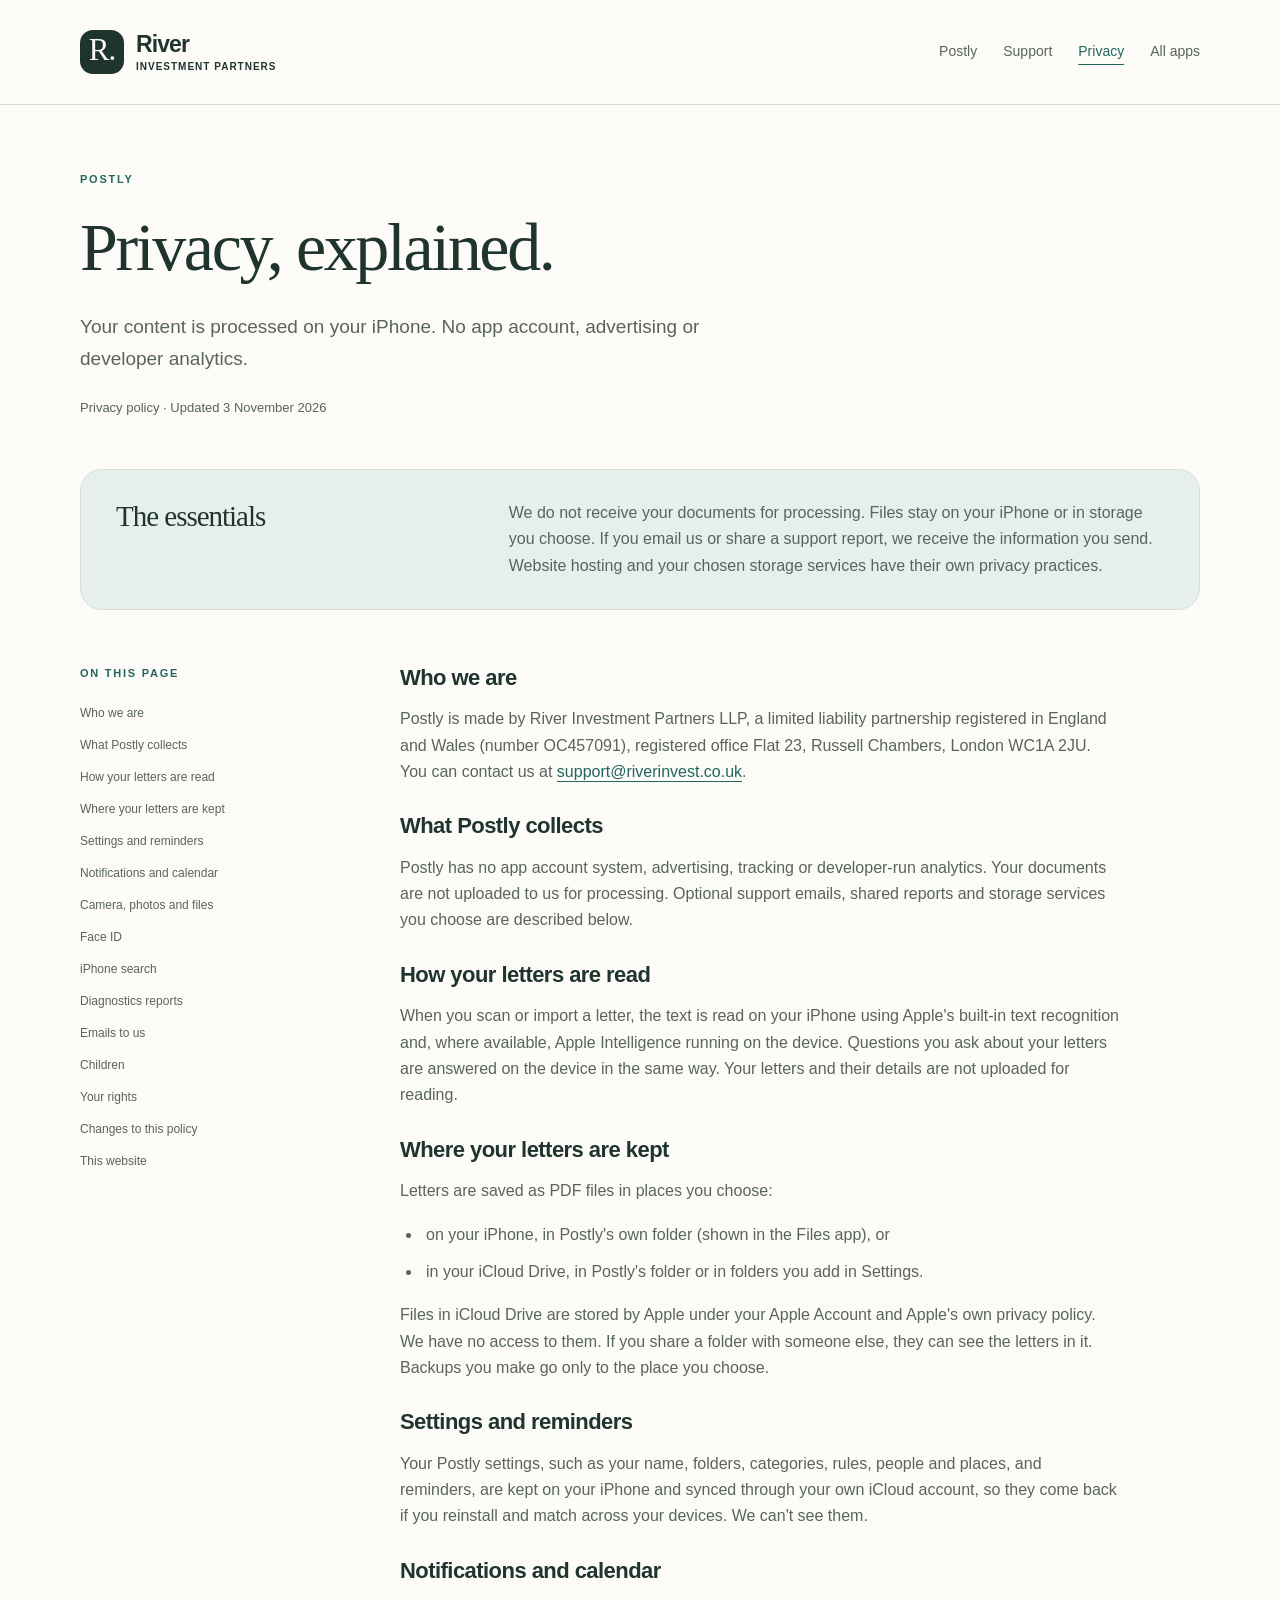
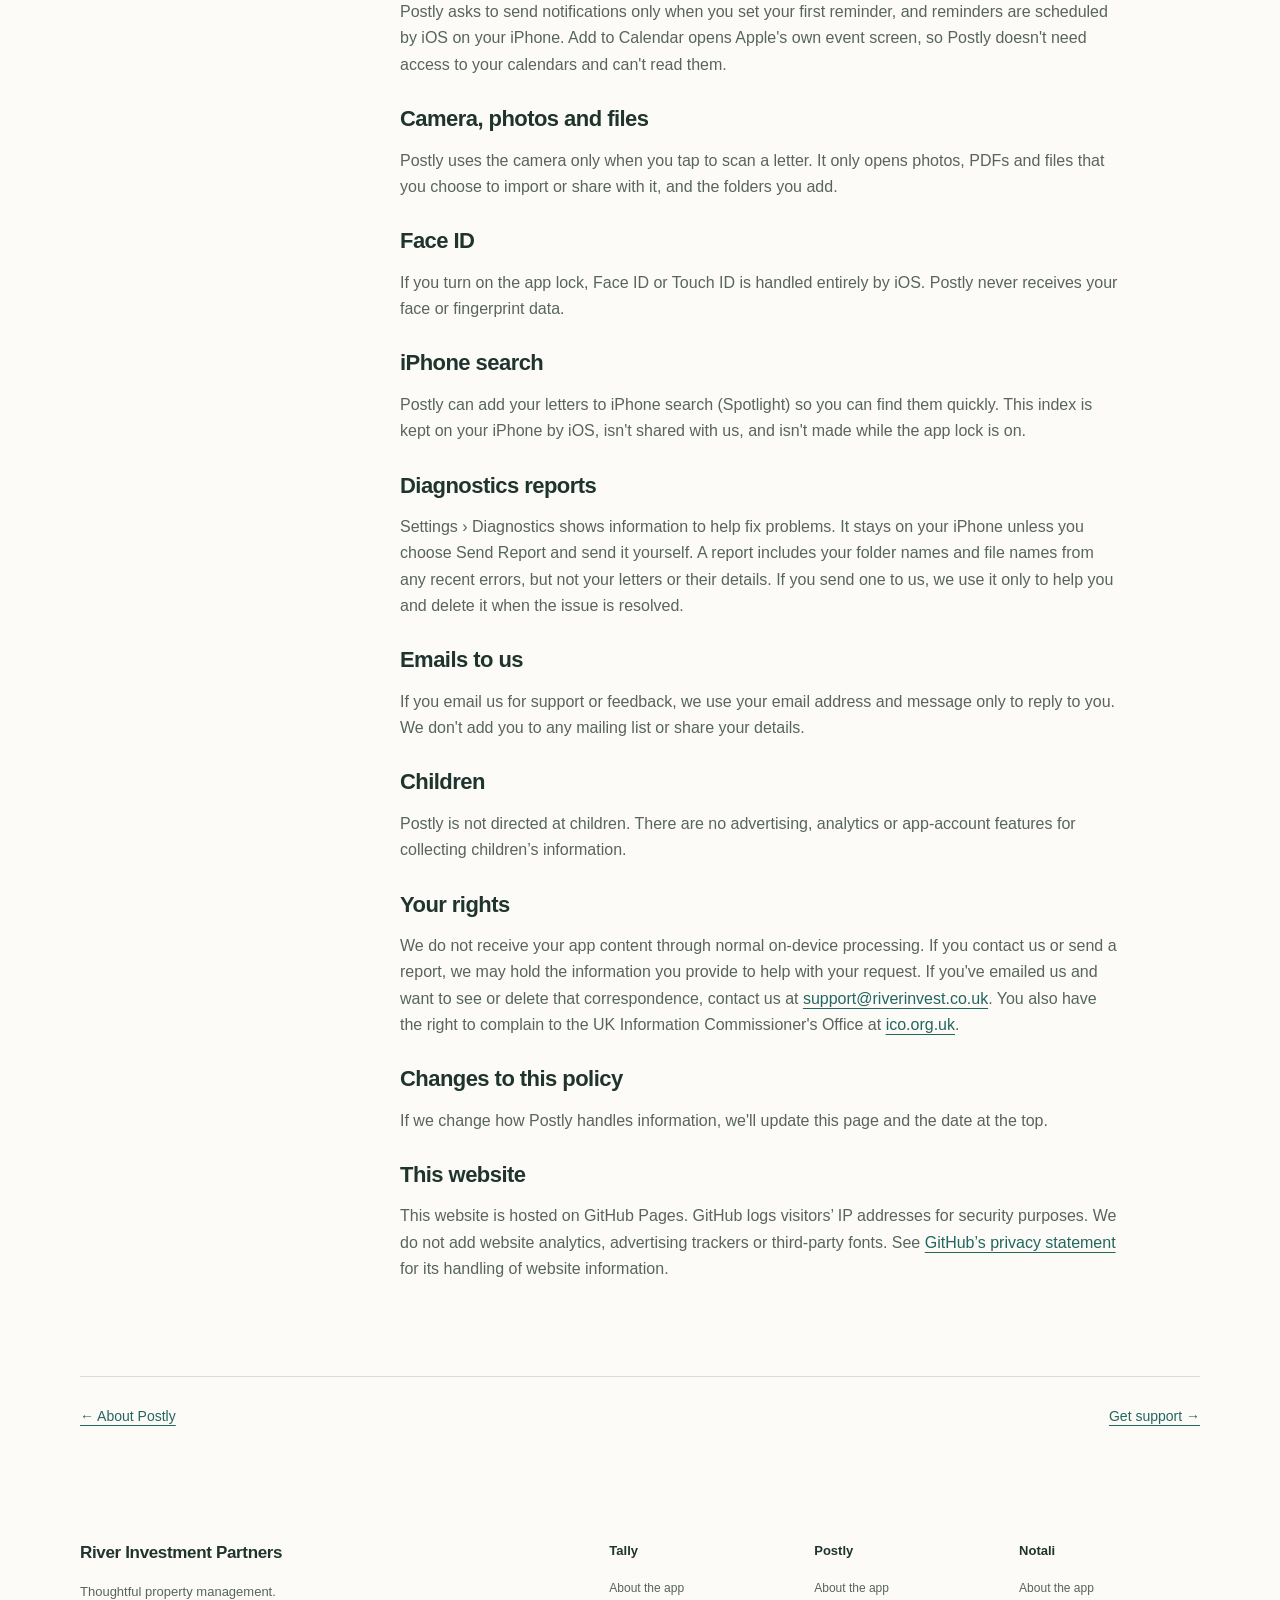
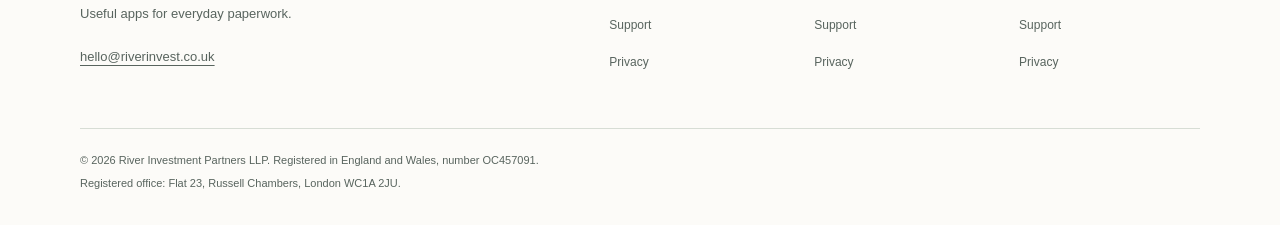
<file: postly-privacy.html>
<!doctype html>
<html lang="en-GB"><head><meta charset="utf-8"><meta name="viewport" content="width=device-width, initial-scale=1"><meta name="color-scheme" content="light dark"><title>Postly Privacy Policy | River Investment Partners</title><meta name="description" content="How Postly handles on-device processing, storage, permissions and optional support information."><link rel="canonical" href="https://riverinvest.co.uk/postly-privacy.html"><meta property="og:type" content="website"><meta property="og:site_name" content="River Investment Partners"><meta property="og:title" content="Postly Privacy Policy | River Investment Partners"><meta property="og:description" content="How Postly handles on-device processing, storage, permissions and optional support information."><meta property="og:url" content="https://riverinvest.co.uk/postly-privacy.html"><meta property="og:image" content="https://riverinvest.co.uk/river-post-icon.png"><meta name="twitter:card" content="summary"><link rel="icon" href="favicon.png" sizes="64x64"><link rel="icon" href="favicon.svg" type="image/svg+xml"><link rel="apple-touch-icon" href="apple-touch-icon.png"><link rel="stylesheet" href="style.css"></head><body class="theme-post"><a class="skip-link" href="#main">Skip to content</a><header class="site-header"><div class="wrap header-inner"><a class="brand" href="./" aria-label="River Investment Partners home"><span class="brand-mark" aria-hidden="true">R.</span><span>River<span class="brand-sub">Investment Partners</span></span></a><nav aria-label="Main navigation"><a href="postly.html">Postly</a><a href="postly-support.html">Support</a><a href="postly-privacy.html" aria-current="page">Privacy</a><a href="./#apps">All apps</a></nav></div></header><main id="main" class="wrap privacy-page"><div class="page-intro"><p class="eyebrow">Postly</p><h1>Privacy, explained.</h1><p class="hero-lead">Your content is processed on your iPhone. No app account, advertising or developer analytics.</p><p class="updated">Privacy policy · Updated 3 November 2026</p></div><div class="privacy-summary"><h2>The essentials</h2><p>We do not receive your documents for processing. Files stay on your iPhone or in storage you choose. If you email us or share a support report, we receive the information you send. Website hosting and your chosen storage services have their own privacy practices.</p></div><div class="policy-layout"><nav class="contents" aria-label="Privacy policy sections"><p class="eyebrow">On this page</p><a href="#who-we-are">Who we are</a><a href="#what-postly-collects">What Postly collects</a><a href="#how-your-letters-are-read">How your letters are read</a><a href="#where-your-letters-are-kept">Where your letters are kept</a><a href="#settings-and-reminders">Settings and reminders</a><a href="#notifications-and-calendar">Notifications and calendar</a><a href="#camera-photos-and-files">Camera, photos and files</a><a href="#face-id">Face ID</a><a href="#iphone-search">iPhone search</a><a href="#diagnostics-reports">Diagnostics reports</a><a href="#emails-to-us">Emails to us</a><a href="#children">Children</a><a href="#your-rights">Your rights</a><a href="#changes-to-this-policy">Changes to this policy</a><a href="#website-hosting">This website</a></nav><div class="policy-copy"><section class="policy-section"><h2 id="who-we-are">Who we are</h2><p>Postly is made by River Investment Partners LLP, a limited liability partnership registered in England and Wales (number OC457091), registered office Flat 23, Russell Chambers, London WC1A 2JU. You can contact us at <a href="mailto:support@riverinvest.co.uk">support@riverinvest.co.uk</a>.</p></section><section class="policy-section"><h2 id="what-postly-collects">What Postly collects</h2><p>Postly has no app account system, advertising, tracking or developer-run analytics. Your documents are not uploaded to us for processing. Optional support emails, shared reports and storage services you choose are described below.</p></section><section class="policy-section"><h2 id="how-your-letters-are-read">How your letters are read</h2><p>When you scan or import a letter, the text is read on your iPhone using Apple's built-in text recognition and, where available, Apple Intelligence running on the device. Questions you ask about your letters are answered on the device in the same way. Your letters and their details are not uploaded for reading.</p></section><section class="policy-section"><h2 id="where-your-letters-are-kept">Where your letters are kept</h2><p>Letters are saved as PDF files in places you choose:</p><ul>
<li>on your iPhone, in Postly's own folder (shown in the Files app), or</li>
<li>in your iCloud Drive, in Postly's folder or in folders you add in Settings.</li>
</ul><p>Files in iCloud Drive are stored by Apple under your Apple Account and Apple's own privacy policy. We have no access to them. If you share a folder with someone else, they can see the letters in it. Backups you make go only to the place you choose.</p></section><section class="policy-section"><h2 id="settings-and-reminders">Settings and reminders</h2><p>Your Postly settings, such as your name, folders, categories, rules, people and places, and reminders, are kept on your iPhone and synced through your own iCloud account, so they come back if you reinstall and match across your devices. We can't see them.</p></section><section class="policy-section"><h2 id="notifications-and-calendar">Notifications and calendar</h2><p>Postly asks to send notifications only when you set your first reminder, and reminders are scheduled by iOS on your iPhone. Add to Calendar opens Apple's own event screen, so Postly doesn't need access to your calendars and can't read them.</p></section><section class="policy-section"><h2 id="camera-photos-and-files">Camera, photos and files</h2><p>Postly uses the camera only when you tap to scan a letter. It only opens photos, PDFs and files that you choose to import or share with it, and the folders you add.</p></section><section class="policy-section"><h2 id="face-id">Face ID</h2><p>If you turn on the app lock, Face ID or Touch ID is handled entirely by iOS. Postly never receives your face or fingerprint data.</p></section><section class="policy-section"><h2 id="iphone-search">iPhone search</h2><p>Postly can add your letters to iPhone search (Spotlight) so you can find them quickly. This index is kept on your iPhone by iOS, isn't shared with us, and isn't made while the app lock is on.</p></section><section class="policy-section"><h2 id="diagnostics-reports">Diagnostics reports</h2><p>Settings › Diagnostics shows information to help fix problems. It stays on your iPhone unless you choose Send Report and send it yourself. A report includes your folder names and file names from any recent errors, but not your letters or their details. If you send one to us, we use it only to help you and delete it when the issue is resolved.</p></section><section class="policy-section"><h2 id="emails-to-us">Emails to us</h2><p>If you email us for support or feedback, we use your email address and message only to reply to you. We don't add you to any mailing list or share your details.</p></section><section class="policy-section"><h2 id="children">Children</h2><p>Postly is not directed at children. There are no advertising, analytics or app-account features for collecting children’s information.</p></section><section class="policy-section"><h2 id="your-rights">Your rights</h2><p>We do not receive your app content through normal on-device processing. If you contact us or send a report, we may hold the information you provide to help with your request. If you've emailed us and want to see or delete that correspondence, contact us at <a href="mailto:support@riverinvest.co.uk">support@riverinvest.co.uk</a>. You also have the right to complain to the UK Information Commissioner's Office at <a href="https://ico.org.uk">ico.org.uk</a>.</p></section><section class="policy-section"><h2 id="changes-to-this-policy">Changes to this policy</h2><p>If we change how Postly handles information, we'll update this page and the date at the top.</p></section><section class="policy-section"><h2 id="website-hosting">This website</h2><p>This website is hosted on GitHub Pages. GitHub logs visitors’ IP addresses for security purposes. We do not add website analytics, advertising trackers or third-party fonts. See <a href="https://docs.github.com/en/site-policy/privacy-policies/github-general-privacy-statement">GitHub’s privacy statement</a> for its handling of website information.</p></section></div></div><div class="doc-end"><a href="postly.html">← About Postly</a><a href="postly-support.html">Get support →</a></div></main><footer class="site-footer"><div class="wrap"><div class="footer-top"><div class="footer-about"><a class="brand" href="./">River Investment Partners</a><p>Thoughtful property management.<br>Useful apps for everyday paperwork.</p><a href="mailto:hello@riverinvest.co.uk">hello@riverinvest.co.uk</a></div><nav class="footer-links" aria-label="App information"><div><h2>Tally</h2><a href="tally.html">About the app</a><a href="support.html">Support</a><a href="privacy.html">Privacy</a></div><div><h2>Postly</h2><a href="postly.html">About the app</a><a href="postly-support.html">Support</a><a href="postly-privacy.html">Privacy</a></div><div><h2>Notali</h2><a href="notali.html">About the app</a><a href="notali-support.html">Support</a><a href="notali-privacy.html">Privacy</a></div></nav></div><div class="legal"><p>© 2026 River Investment Partners LLP. Registered in England and Wales, number OC457091.</p><p>Registered office: Flat 23, Russell Chambers, London WC1A 2JU.</p></div></div></footer></body></html>
</file>
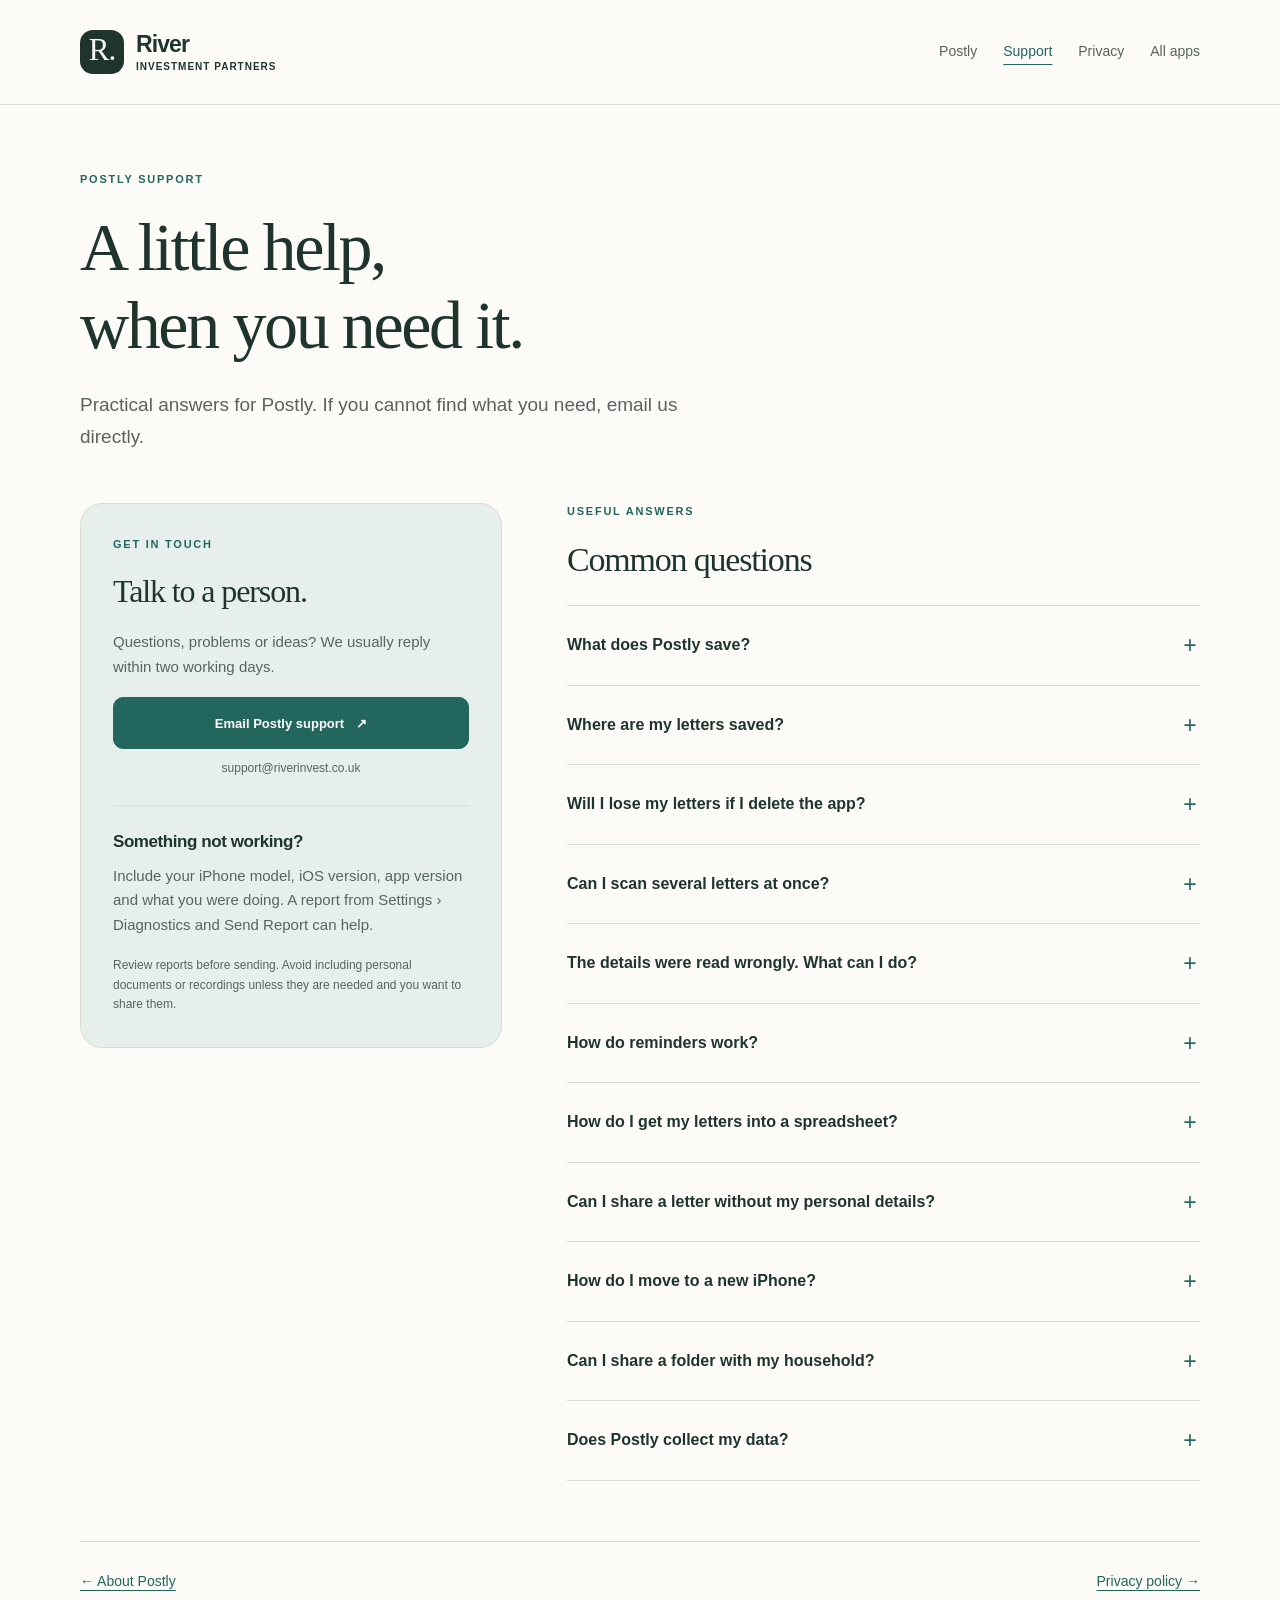
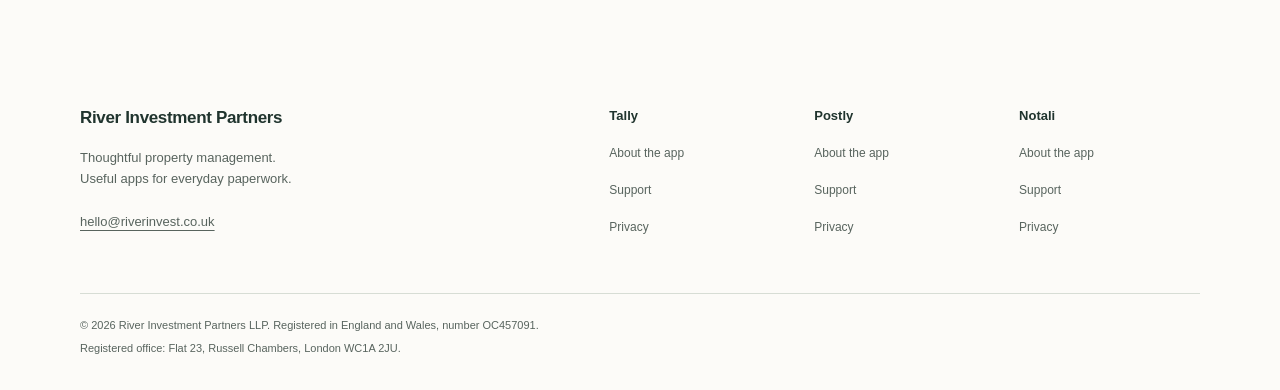
<file: postly-support.html>
<!doctype html>
<html lang="en-GB"><head><meta charset="utf-8"><meta name="viewport" content="width=device-width, initial-scale=1"><meta name="color-scheme" content="light dark"><title>Postly Support | River Investment Partners</title><meta name="description" content="Answers, troubleshooting and contact details for Postly on iPhone."><link rel="canonical" href="https://riverinvest.co.uk/postly-support.html"><meta property="og:type" content="website"><meta property="og:site_name" content="River Investment Partners"><meta property="og:title" content="Postly Support | River Investment Partners"><meta property="og:description" content="Answers, troubleshooting and contact details for Postly on iPhone."><meta property="og:url" content="https://riverinvest.co.uk/postly-support.html"><meta property="og:image" content="https://riverinvest.co.uk/river-post-icon.png"><meta name="twitter:card" content="summary"><link rel="icon" href="favicon.png" sizes="64x64"><link rel="icon" href="favicon.svg" type="image/svg+xml"><link rel="apple-touch-icon" href="apple-touch-icon.png"><link rel="stylesheet" href="style.css"></head><body class="theme-post"><a class="skip-link" href="#main">Skip to content</a><header class="site-header"><div class="wrap header-inner"><a class="brand" href="./" aria-label="River Investment Partners home"><span class="brand-mark" aria-hidden="true">R.</span><span>River<span class="brand-sub">Investment Partners</span></span></a><nav aria-label="Main navigation"><a href="postly.html">Postly</a><a href="postly-support.html" aria-current="page">Support</a><a href="postly-privacy.html">Privacy</a><a href="./#apps">All apps</a></nav></div></header><main id="main" class="wrap support-page"><div class="page-intro"><p class="eyebrow">Postly support</p><h1>A little help,<br>when you need it.</h1><p class="hero-lead">Practical answers for Postly. If you cannot find what you need, email us directly.</p></div><div class="support-layout"><aside class="support-card"><p class="eyebrow">Get in touch</p><h2>Talk to a person.</h2><p>Questions, problems or ideas? We usually reply within two working days.</p><a class="button" href="mailto:support@riverinvest.co.uk?subject=Postly">Email Postly support <span aria-hidden="true">↗</span></a><p class="support-address">support@riverinvest.co.uk</p><hr><h3>Something not working?</h3><p>Include your iPhone model, iOS version, app version and what you were doing. A report from Settings › Diagnostics and Send Report can help.</p><p class="small-note">Review reports before sending. Avoid including personal documents or recordings unless they are needed and you want to share them.</p></aside><section class="faq-section" aria-labelledby="questions"><p class="eyebrow">Useful answers</p><h2 id="questions">Common questions</h2><details><summary>What does Postly save?<span aria-hidden="true" class="faq-plus">+</span></summary><div class="faq-answer"><p>Each letter is saved as an ordinary PDF. Inside that file Postly stores the important details: who it's from, the date, the reference, any amount due, what you need to do and by when, a short summary, the letter's text and any extra fields you add. The letter and its details always travel together as one file.</p></div></details><details><summary>Where are my letters saved?<span aria-hidden="true" class="faq-plus">+</span></summary><div class="faq-answer"><p>In the folders you add in Settings, in iCloud Drive or anywhere in the Files app. Letters without a folder go to Postly's own folder, on your iPhone (Files › On My iPhone › Post), or in iCloud Drive if Settings › Keep in iCloud Drive is on.</p></div></details><details><summary>Will I lose my letters if I delete the app?<span aria-hidden="true" class="faq-plus">+</span></summary><div class="faq-answer"><p>Letters in iCloud Drive are kept. Letters kept only on your iPhone are deleted along with the app, so we recommend turning on Settings › Keep in iCloud Drive, or using More › Back Up Letters to copy them to a drive you choose.</p></div></details><details><summary>Can I scan several letters at once?<span aria-hidden="true" class="faq-plus">+</span></summary><div class="faq-answer"><p>Yes. Scan a pile in one go: Postly works out where each letter starts, leaves out blank pages, and you check each letter in turn. You can also share letters to Postly from Mail, Photos or Files.</p></div></details><details><summary>The details were read wrongly. What can I do?<span aria-hidden="true" class="faq-plus">+</span></summary><div class="faq-answer"><p>Check and correct the details before saving. Reading is most accurate on iPhones with Apple Intelligence; on other iPhones, scanning in good light with the letter flat helps. A corrected sender's name can be remembered for next time, and Health › Similar sender names tidies up a sender spelt in different ways.</p></div></details><details><summary>How do reminders work?<span aria-hidden="true" class="faq-plus">+</span></summary><div class="faq-answer"><p>Swipe right on a letter, or open it and tap Remind Me. Postly reminds you on the day you choose, and ticking the reminder off marks the letter's action as done. Reminders are kept in the app on your iPhone, so people sharing a folder with you don't see yours.</p></div></details><details><summary>How do I get my letters into a spreadsheet?<span aria-hidden="true" class="faq-plus">+</span></summary><div class="faq-answer"><p>Use Export in More to create a spreadsheet file (CSV) for any folders, categories and dates, including a UK tax year. The details are also embedded inside each PDF for compatible tools.</p></div></details><details><summary>Can I share a letter without my personal details?<span aria-hidden="true" class="faq-plus">+</span></summary><div class="faq-answer"><p>Yes. Open the letter and tap Redact &amp; Share. Postly covers account numbers, addresses, names and other personal details, which you can change before sharing. The shared copy is a picture of each page, with nothing hidden underneath.</p></div></details><details><summary>How do I move to a new iPhone?<span aria-hidden="true" class="faq-plus">+</span></summary><div class="faq-answer"><p>Sign in with the same Apple Account to access your iCloud Drive files. Settings may sync through iCloud; you may need to select your folders again. Back up or export files kept only on the old phone before changing devices.</p></div></details><details><summary>Can I share a folder with my household?<span aria-hidden="true" class="faq-plus">+</span></summary><div class="faq-answer"><p>Yes. Share the folder from the Files app, and each person adds it in Postly. Settings › Share Settings sends your categories, rules and names, so everyone files letters the same way.</p></div></details><details><summary>Does Postly collect my data?<span aria-hidden="true" class="faq-plus">+</span></summary><div class="faq-answer"><p>There is no app account, advertising or developer analytics. You control whether to file, share or send a support report. Read the <a href="postly-privacy.html">Postly privacy policy</a> for the details, including iCloud and optional support emails.</p></div></details></section></div><div class="doc-end"><a href="postly.html">← About Postly</a><a href="postly-privacy.html">Privacy policy →</a></div></main><footer class="site-footer"><div class="wrap"><div class="footer-top"><div class="footer-about"><a class="brand" href="./">River Investment Partners</a><p>Thoughtful property management.<br>Useful apps for everyday paperwork.</p><a href="mailto:hello@riverinvest.co.uk">hello@riverinvest.co.uk</a></div><nav class="footer-links" aria-label="App information"><div><h2>Tally</h2><a href="tally.html">About the app</a><a href="support.html">Support</a><a href="privacy.html">Privacy</a></div><div><h2>Postly</h2><a href="postly.html">About the app</a><a href="postly-support.html">Support</a><a href="postly-privacy.html">Privacy</a></div><div><h2>Notali</h2><a href="notali.html">About the app</a><a href="notali-support.html">Support</a><a href="notali-privacy.html">Privacy</a></div></nav></div><div class="legal"><p>© 2026 River Investment Partners LLP. Registered in England and Wales, number OC457091.</p><p>Registered office: Flat 23, Russell Chambers, London WC1A 2JU.</p></div></div></footer></body></html>
</file>
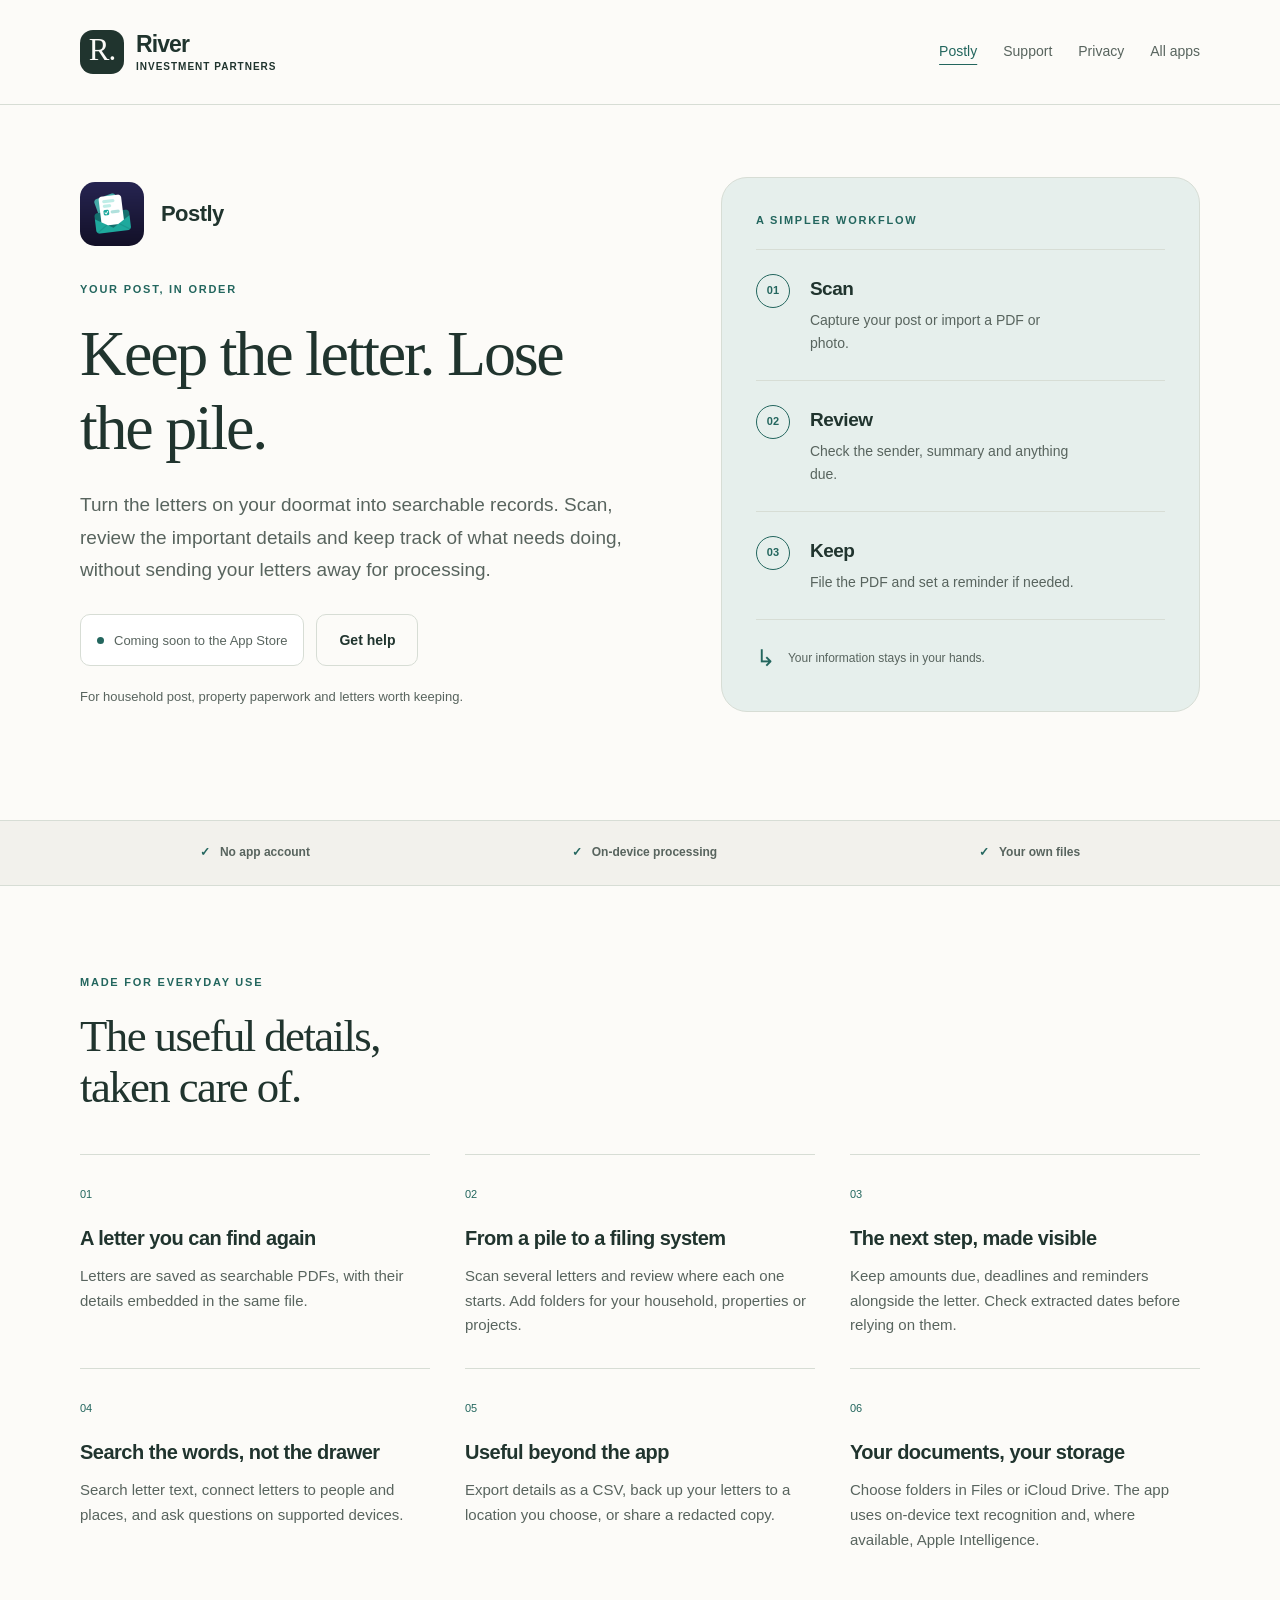
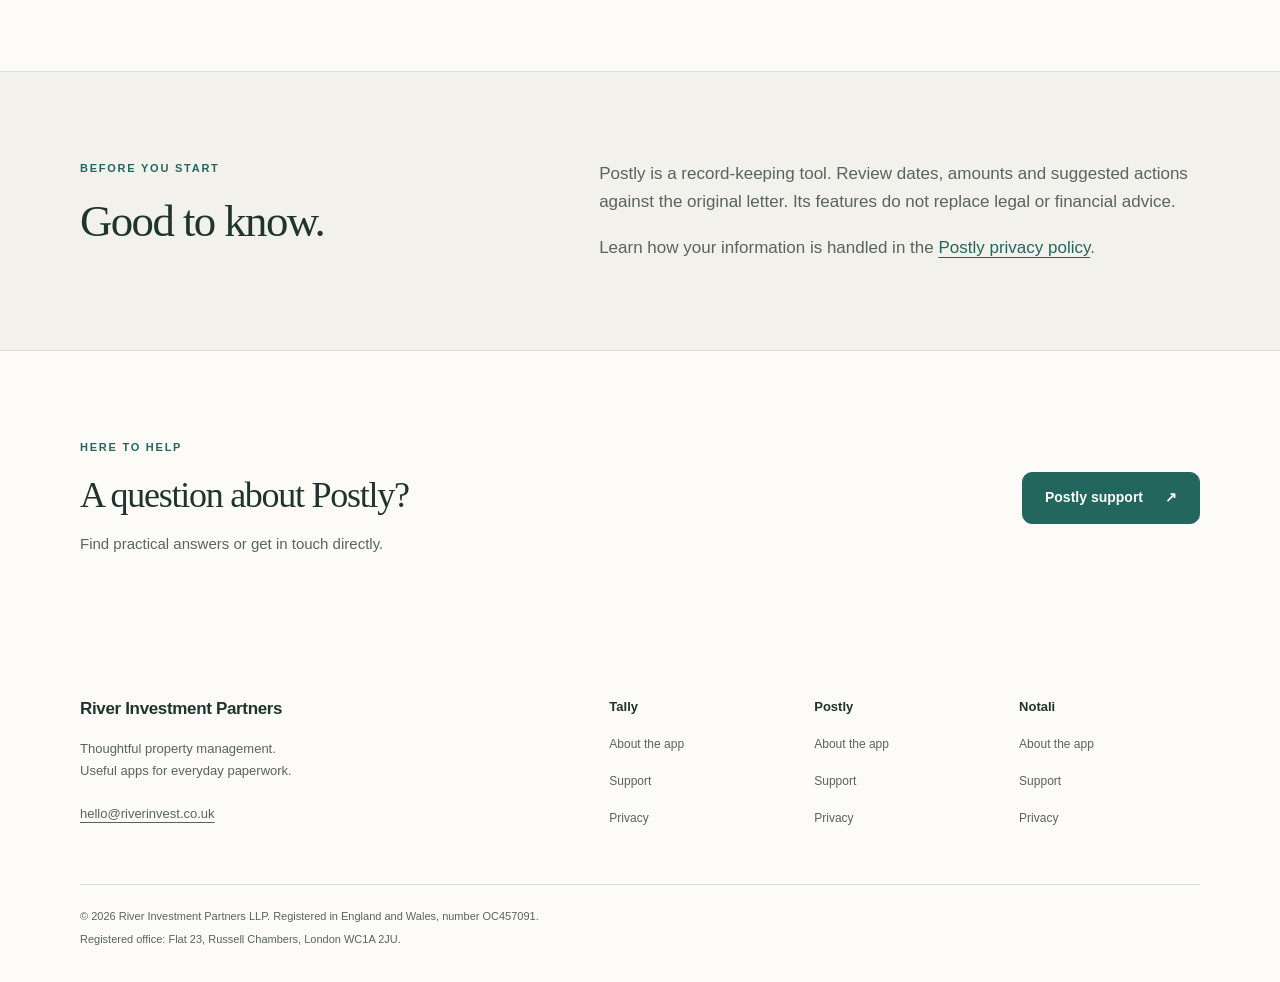
<file: postly.html>
<!doctype html>
<html lang="en-GB"><head><meta charset="utf-8"><meta name="viewport" content="width=device-width, initial-scale=1"><meta name="color-scheme" content="light dark"><title>Postly | River Investment Partners</title><meta name="description" content="Turn letters into searchable PDFs, with the details, deadlines and next steps kept together."><link rel="canonical" href="https://riverinvest.co.uk/postly.html"><meta property="og:type" content="website"><meta property="og:site_name" content="River Investment Partners"><meta property="og:title" content="Postly | River Investment Partners"><meta property="og:description" content="Turn letters into searchable PDFs, with the details, deadlines and next steps kept together."><meta property="og:url" content="https://riverinvest.co.uk/postly.html"><meta property="og:image" content="https://riverinvest.co.uk/river-post-icon.png"><meta name="twitter:card" content="summary"><link rel="icon" href="favicon.png" sizes="64x64"><link rel="icon" href="favicon.svg" type="image/svg+xml"><link rel="apple-touch-icon" href="apple-touch-icon.png"><link rel="stylesheet" href="style.css"></head><body class="theme-post"><a class="skip-link" href="#main">Skip to content</a><header class="site-header"><div class="wrap header-inner"><a class="brand" href="./" aria-label="River Investment Partners home"><span class="brand-mark" aria-hidden="true">R.</span><span>River<span class="brand-sub">Investment Partners</span></span></a><nav aria-label="Main navigation"><a href="postly.html" aria-current="page">Postly</a><a href="postly-support.html">Support</a><a href="postly-privacy.html">Privacy</a><a href="./#apps">All apps</a></nav></div></header><main id="main"><section class="app-hero wrap"><div class="hero-copy"><div class="product-heading"><img class="app-icon" src="river-post-icon.png" width="80" height="80" alt="Postly app icon"><span>Postly</span></div><p class="eyebrow">YOUR POST, IN ORDER</p><h1>Keep the letter. Lose the pile.</h1><p class="hero-lead">Turn the letters on your doormat into searchable records. Scan, review the important details and keep track of what needs doing, without sending your letters away for processing.</p><div class="actions"><span class="availability"><span aria-hidden="true" class="status-dot"></span>Coming soon to the App Store</span><a class="button secondary" href="postly-support.html">Get help</a></div><p class="small-note">For household post, property paperwork and letters worth keeping.</p></div><aside class="workflow" aria-label="How Postly works"><h2 class="eyebrow">A simpler workflow</h2><ol><li><span class="step-number" aria-hidden="true">01</span><div><h3>Scan</h3><p>Capture your post or import a PDF or photo.</p></div></li><li><span class="step-number" aria-hidden="true">02</span><div><h3>Review</h3><p>Check the sender, summary and anything due.</p></div></li><li><span class="step-number" aria-hidden="true">03</span><div><h3>Keep</h3><p>File the PDF and set a reminder if needed.</p></div></li></ol><div class="workflow-footer"><span aria-hidden="true">↳</span> Your information stays in your hands.</div></aside></section><section class="trust-strip"><div class="wrap"><span>No app account</span><span>On-device processing</span><span>Your own files</span></div></section><section class="section wrap"><div class="section-heading"><p class="eyebrow">Made for everyday use</p><h2>The useful details,<br>taken care of.</h2></div><div class="feature-grid"><article class="feature-card"><span class="feature-number" aria-hidden="true">01</span><h3>A letter you can find again</h3><p>Letters are saved as searchable PDFs, with their details embedded in the same file.</p></article><article class="feature-card"><span class="feature-number" aria-hidden="true">02</span><h3>From a pile to a filing system</h3><p>Scan several letters and review where each one starts. Add folders for your household, properties or projects.</p></article><article class="feature-card"><span class="feature-number" aria-hidden="true">03</span><h3>The next step, made visible</h3><p>Keep amounts due, deadlines and reminders alongside the letter. Check extracted dates before relying on them.</p></article><article class="feature-card"><span class="feature-number" aria-hidden="true">04</span><h3>Search the words, not the drawer</h3><p>Search letter text, connect letters to people and places, and ask questions on supported devices.</p></article><article class="feature-card"><span class="feature-number" aria-hidden="true">05</span><h3>Useful beyond the app</h3><p>Export details as a CSV, back up your letters to a location you choose, or share a redacted copy.</p></article><article class="feature-card"><span class="feature-number" aria-hidden="true">06</span><h3>Your documents, your storage</h3><p>Choose folders in Files or iCloud Drive. The app uses on-device text recognition and, where available, Apple Intelligence.</p></article></div></section><section class="section tint"><div class="wrap good-layout"><div><p class="eyebrow">Before you start</p><h2>Good to know.</h2></div><div class="reading"><p>Postly is a record-keeping tool. Review dates, amounts and suggested actions against the original letter. Its features do not replace legal or financial advice.</p><p>Learn how your information is handled in the <a href="postly-privacy.html">Postly privacy policy</a>.</p></div></div></section><section class="section wrap next-step"><div><p class="eyebrow">Here to help</p><h2>A question about Postly?</h2><p>Find practical answers or get in touch directly.</p></div><a class="button" href="postly-support.html">Postly support <span aria-hidden="true">↗</span></a></section></main><footer class="site-footer"><div class="wrap"><div class="footer-top"><div class="footer-about"><a class="brand" href="./">River Investment Partners</a><p>Thoughtful property management.<br>Useful apps for everyday paperwork.</p><a href="mailto:hello@riverinvest.co.uk">hello@riverinvest.co.uk</a></div><nav class="footer-links" aria-label="App information"><div><h2>Tally</h2><a href="tally.html">About the app</a><a href="support.html">Support</a><a href="privacy.html">Privacy</a></div><div><h2>Postly</h2><a href="postly.html">About the app</a><a href="postly-support.html">Support</a><a href="postly-privacy.html">Privacy</a></div><div><h2>Notali</h2><a href="notali.html">About the app</a><a href="notali-support.html">Support</a><a href="notali-privacy.html">Privacy</a></div></nav></div><div class="legal"><p>© 2026 River Investment Partners LLP. Registered in England and Wales, number OC457091.</p><p>Registered office: Flat 23, Russell Chambers, London WC1A 2JU.</p></div></div></footer></body></html>
</file>
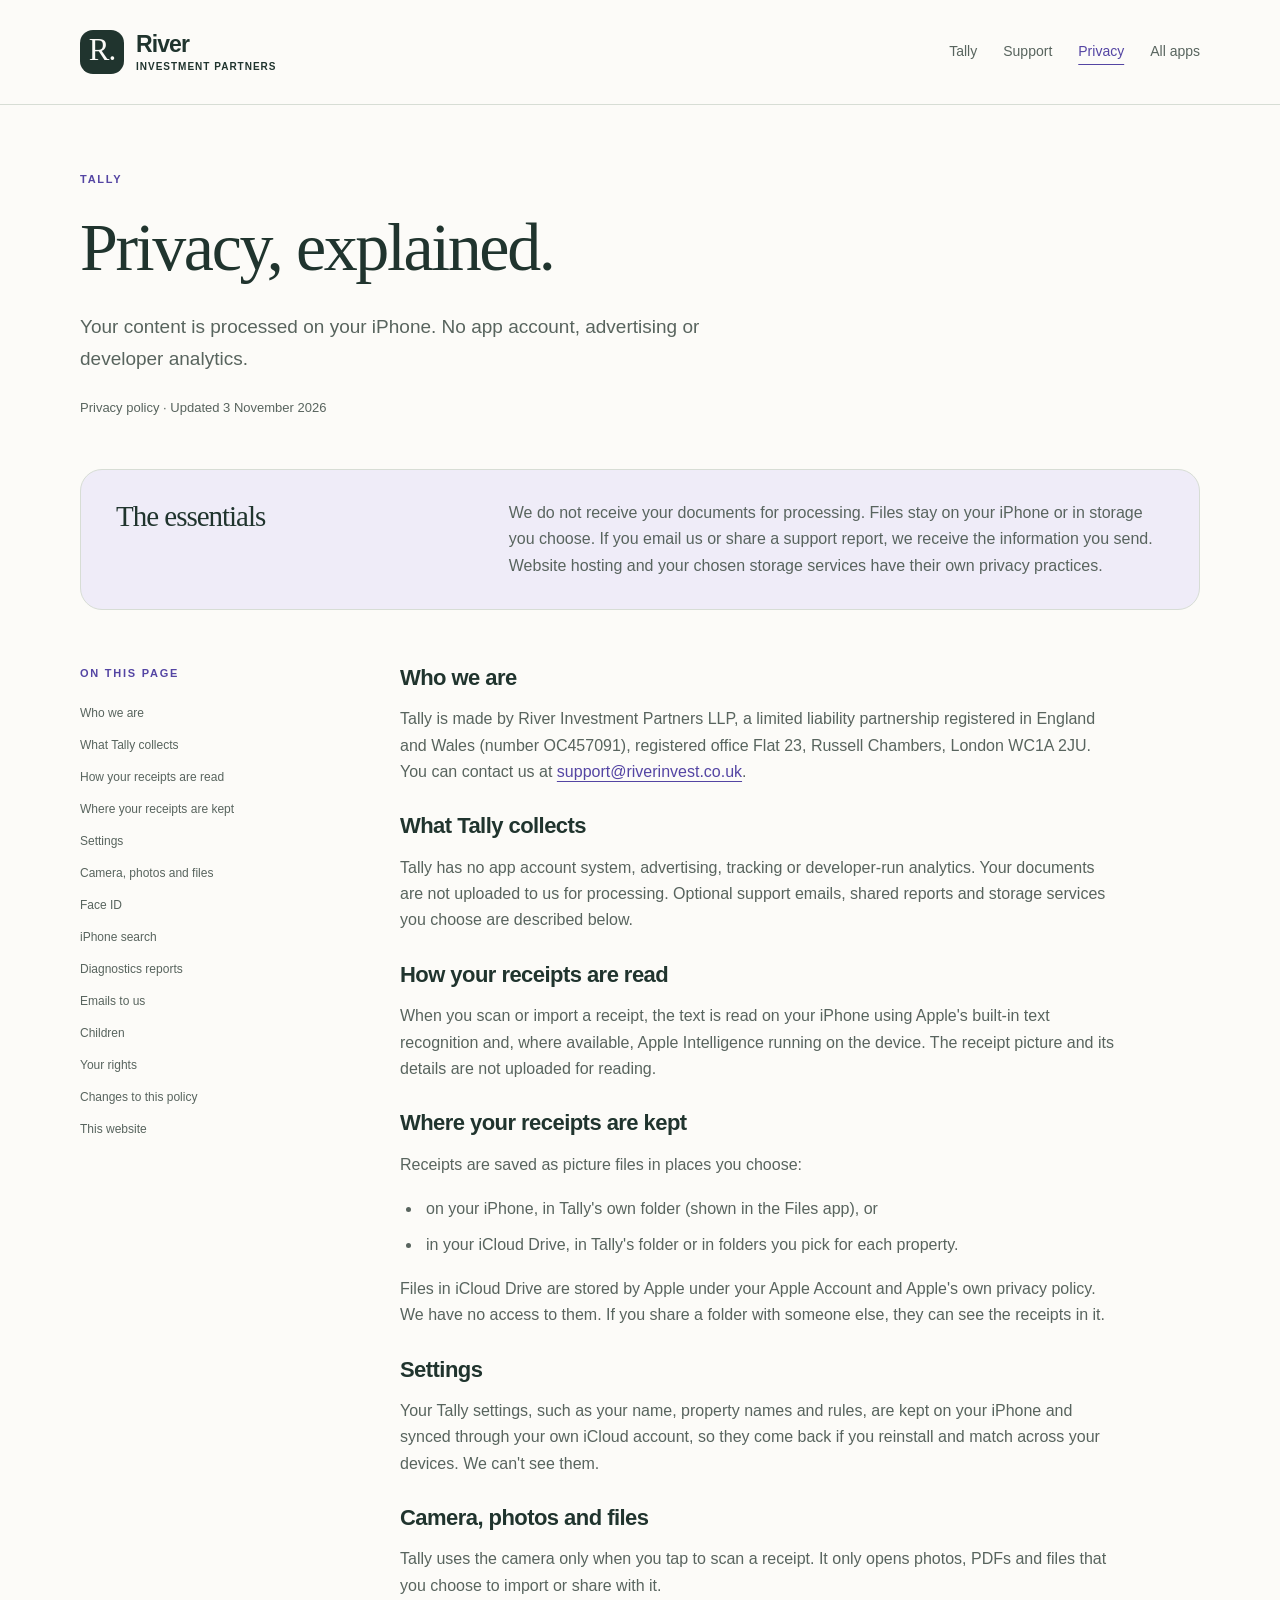
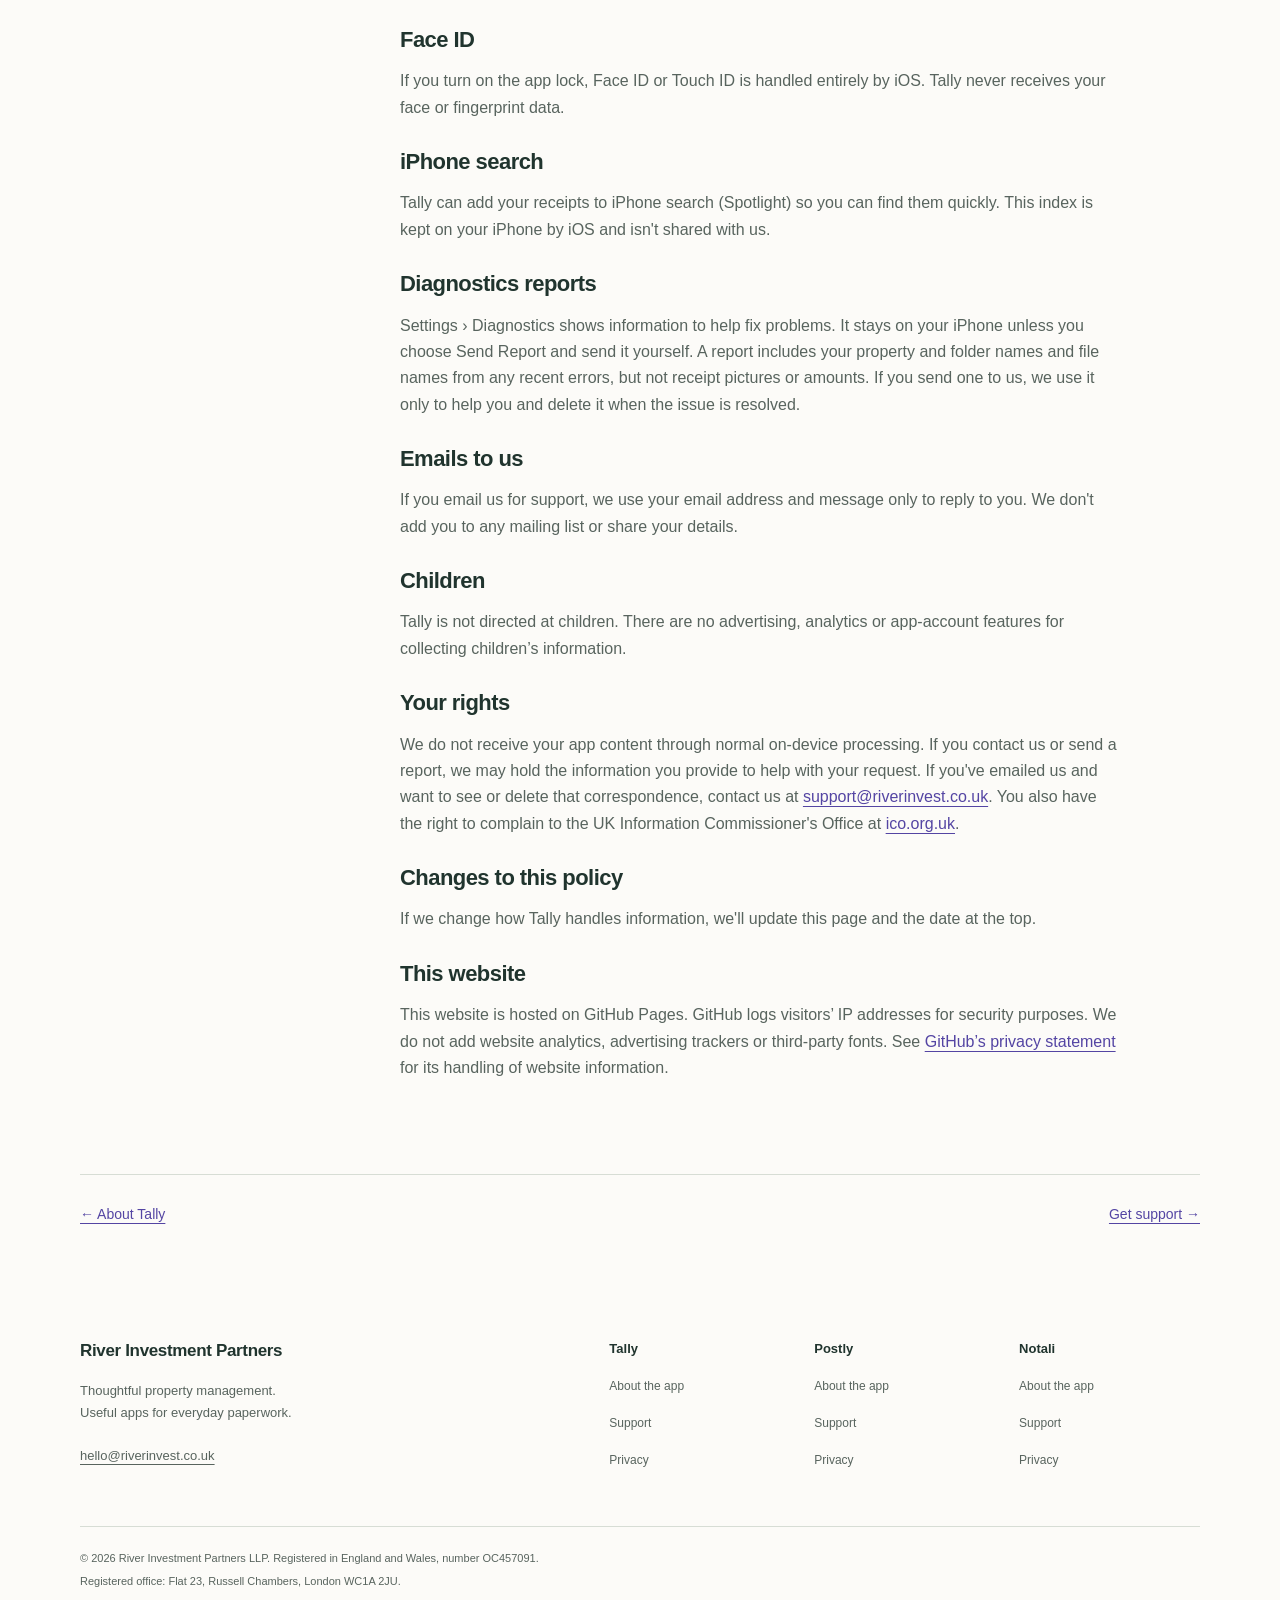
<file: privacy.html>
<!doctype html>
<html lang="en-GB"><head><meta charset="utf-8"><meta name="viewport" content="width=device-width, initial-scale=1"><meta name="color-scheme" content="light dark"><title>Tally Privacy Policy | River Investment Partners</title><meta name="description" content="How Tally handles on-device processing, storage, permissions and optional support information."><link rel="canonical" href="https://riverinvest.co.uk/privacy.html"><meta property="og:type" content="website"><meta property="og:site_name" content="River Investment Partners"><meta property="og:title" content="Tally Privacy Policy | River Investment Partners"><meta property="og:description" content="How Tally handles on-device processing, storage, permissions and optional support information."><meta property="og:url" content="https://riverinvest.co.uk/privacy.html"><meta property="og:image" content="https://riverinvest.co.uk/icon.png"><meta name="twitter:card" content="summary"><link rel="icon" href="favicon.png" sizes="64x64"><link rel="icon" href="favicon.svg" type="image/svg+xml"><link rel="apple-touch-icon" href="apple-touch-icon.png"><link rel="stylesheet" href="style.css"></head><body class="theme-receipts"><a class="skip-link" href="#main">Skip to content</a><header class="site-header"><div class="wrap header-inner"><a class="brand" href="./" aria-label="River Investment Partners home"><span class="brand-mark" aria-hidden="true">R.</span><span>River<span class="brand-sub">Investment Partners</span></span></a><nav aria-label="Main navigation"><a href="tally.html">Tally</a><a href="support.html">Support</a><a href="privacy.html" aria-current="page">Privacy</a><a href="./#apps">All apps</a></nav></div></header><main id="main" class="wrap privacy-page"><div class="page-intro"><p class="eyebrow">Tally</p><h1>Privacy, explained.</h1><p class="hero-lead">Your content is processed on your iPhone. No app account, advertising or developer analytics.</p><p class="updated">Privacy policy · Updated 3 November 2026</p></div><div class="privacy-summary"><h2>The essentials</h2><p>We do not receive your documents for processing. Files stay on your iPhone or in storage you choose. If you email us or share a support report, we receive the information you send. Website hosting and your chosen storage services have their own privacy practices.</p></div><div class="policy-layout"><nav class="contents" aria-label="Privacy policy sections"><p class="eyebrow">On this page</p><a href="#who-we-are">Who we are</a><a href="#what-tally-collects">What Tally collects</a><a href="#how-your-receipts-are-read">How your receipts are read</a><a href="#where-your-receipts-are-kept">Where your receipts are kept</a><a href="#settings">Settings</a><a href="#camera-photos-and-files">Camera, photos and files</a><a href="#face-id">Face ID</a><a href="#iphone-search">iPhone search</a><a href="#diagnostics-reports">Diagnostics reports</a><a href="#emails-to-us">Emails to us</a><a href="#children">Children</a><a href="#your-rights">Your rights</a><a href="#changes-to-this-policy">Changes to this policy</a><a href="#website-hosting">This website</a></nav><div class="policy-copy"><section class="policy-section"><h2 id="who-we-are">Who we are</h2><p>Tally is made by River Investment Partners LLP, a limited liability partnership registered in England and Wales (number OC457091), registered office Flat 23, Russell Chambers, London WC1A 2JU. You can contact us at <a href="mailto:support@riverinvest.co.uk">support@riverinvest.co.uk</a>.</p></section><section class="policy-section"><h2 id="what-tally-collects">What Tally collects</h2><p>Tally has no app account system, advertising, tracking or developer-run analytics. Your documents are not uploaded to us for processing. Optional support emails, shared reports and storage services you choose are described below.</p></section><section class="policy-section"><h2 id="how-your-receipts-are-read">How your receipts are read</h2><p>When you scan or import a receipt, the text is read on your iPhone using Apple's built-in text recognition and, where available, Apple Intelligence running on the device. The receipt picture and its details are not uploaded for reading.</p></section><section class="policy-section"><h2 id="where-your-receipts-are-kept">Where your receipts are kept</h2><p>Receipts are saved as picture files in places you choose:</p><ul>
<li>on your iPhone, in Tally's own folder (shown in the Files app), or</li>
<li>in your iCloud Drive, in Tally's folder or in folders you pick for each property.</li>
</ul><p>Files in iCloud Drive are stored by Apple under your Apple Account and Apple's own privacy policy. We have no access to them. If you share a folder with someone else, they can see the receipts in it.</p></section><section class="policy-section"><h2 id="settings">Settings</h2><p>Your Tally settings, such as your name, property names and rules, are kept on your iPhone and synced through your own iCloud account, so they come back if you reinstall and match across your devices. We can't see them.</p></section><section class="policy-section"><h2 id="camera-photos-and-files">Camera, photos and files</h2><p>Tally uses the camera only when you tap to scan a receipt. It only opens photos, PDFs and files that you choose to import or share with it.</p></section><section class="policy-section"><h2 id="face-id">Face ID</h2><p>If you turn on the app lock, Face ID or Touch ID is handled entirely by iOS. Tally never receives your face or fingerprint data.</p></section><section class="policy-section"><h2 id="iphone-search">iPhone search</h2><p>Tally can add your receipts to iPhone search (Spotlight) so you can find them quickly. This index is kept on your iPhone by iOS and isn't shared with us.</p></section><section class="policy-section"><h2 id="diagnostics-reports">Diagnostics reports</h2><p>Settings › Diagnostics shows information to help fix problems. It stays on your iPhone unless you choose Send Report and send it yourself. A report includes your property and folder names and file names from any recent errors, but not receipt pictures or amounts. If you send one to us, we use it only to help you and delete it when the issue is resolved.</p></section><section class="policy-section"><h2 id="emails-to-us">Emails to us</h2><p>If you email us for support, we use your email address and message only to reply to you. We don't add you to any mailing list or share your details.</p></section><section class="policy-section"><h2 id="children">Children</h2><p>Tally is not directed at children. There are no advertising, analytics or app-account features for collecting children’s information.</p></section><section class="policy-section"><h2 id="your-rights">Your rights</h2><p>We do not receive your app content through normal on-device processing. If you contact us or send a report, we may hold the information you provide to help with your request. If you've emailed us and want to see or delete that correspondence, contact us at <a href="mailto:support@riverinvest.co.uk">support@riverinvest.co.uk</a>. You also have the right to complain to the UK Information Commissioner's Office at <a href="https://ico.org.uk">ico.org.uk</a>.</p></section><section class="policy-section"><h2 id="changes-to-this-policy">Changes to this policy</h2><p>If we change how Tally handles information, we'll update this page and the date at the top.</p></section><section class="policy-section"><h2 id="website-hosting">This website</h2><p>This website is hosted on GitHub Pages. GitHub logs visitors’ IP addresses for security purposes. We do not add website analytics, advertising trackers or third-party fonts. See <a href="https://docs.github.com/en/site-policy/privacy-policies/github-general-privacy-statement">GitHub’s privacy statement</a> for its handling of website information.</p></section></div></div><div class="doc-end"><a href="tally.html">← About Tally</a><a href="support.html">Get support →</a></div></main><footer class="site-footer"><div class="wrap"><div class="footer-top"><div class="footer-about"><a class="brand" href="./">River Investment Partners</a><p>Thoughtful property management.<br>Useful apps for everyday paperwork.</p><a href="mailto:hello@riverinvest.co.uk">hello@riverinvest.co.uk</a></div><nav class="footer-links" aria-label="App information"><div><h2>Tally</h2><a href="tally.html">About the app</a><a href="support.html">Support</a><a href="privacy.html">Privacy</a></div><div><h2>Postly</h2><a href="postly.html">About the app</a><a href="postly-support.html">Support</a><a href="postly-privacy.html">Privacy</a></div><div><h2>Notali</h2><a href="notali.html">About the app</a><a href="notali-support.html">Support</a><a href="notali-privacy.html">Privacy</a></div></nav></div><div class="legal"><p>© 2026 River Investment Partners LLP. Registered in England and Wales, number OC457091.</p><p>Registered office: Flat 23, Russell Chambers, London WC1A 2JU.</p></div></div></footer></body></html>
</file>
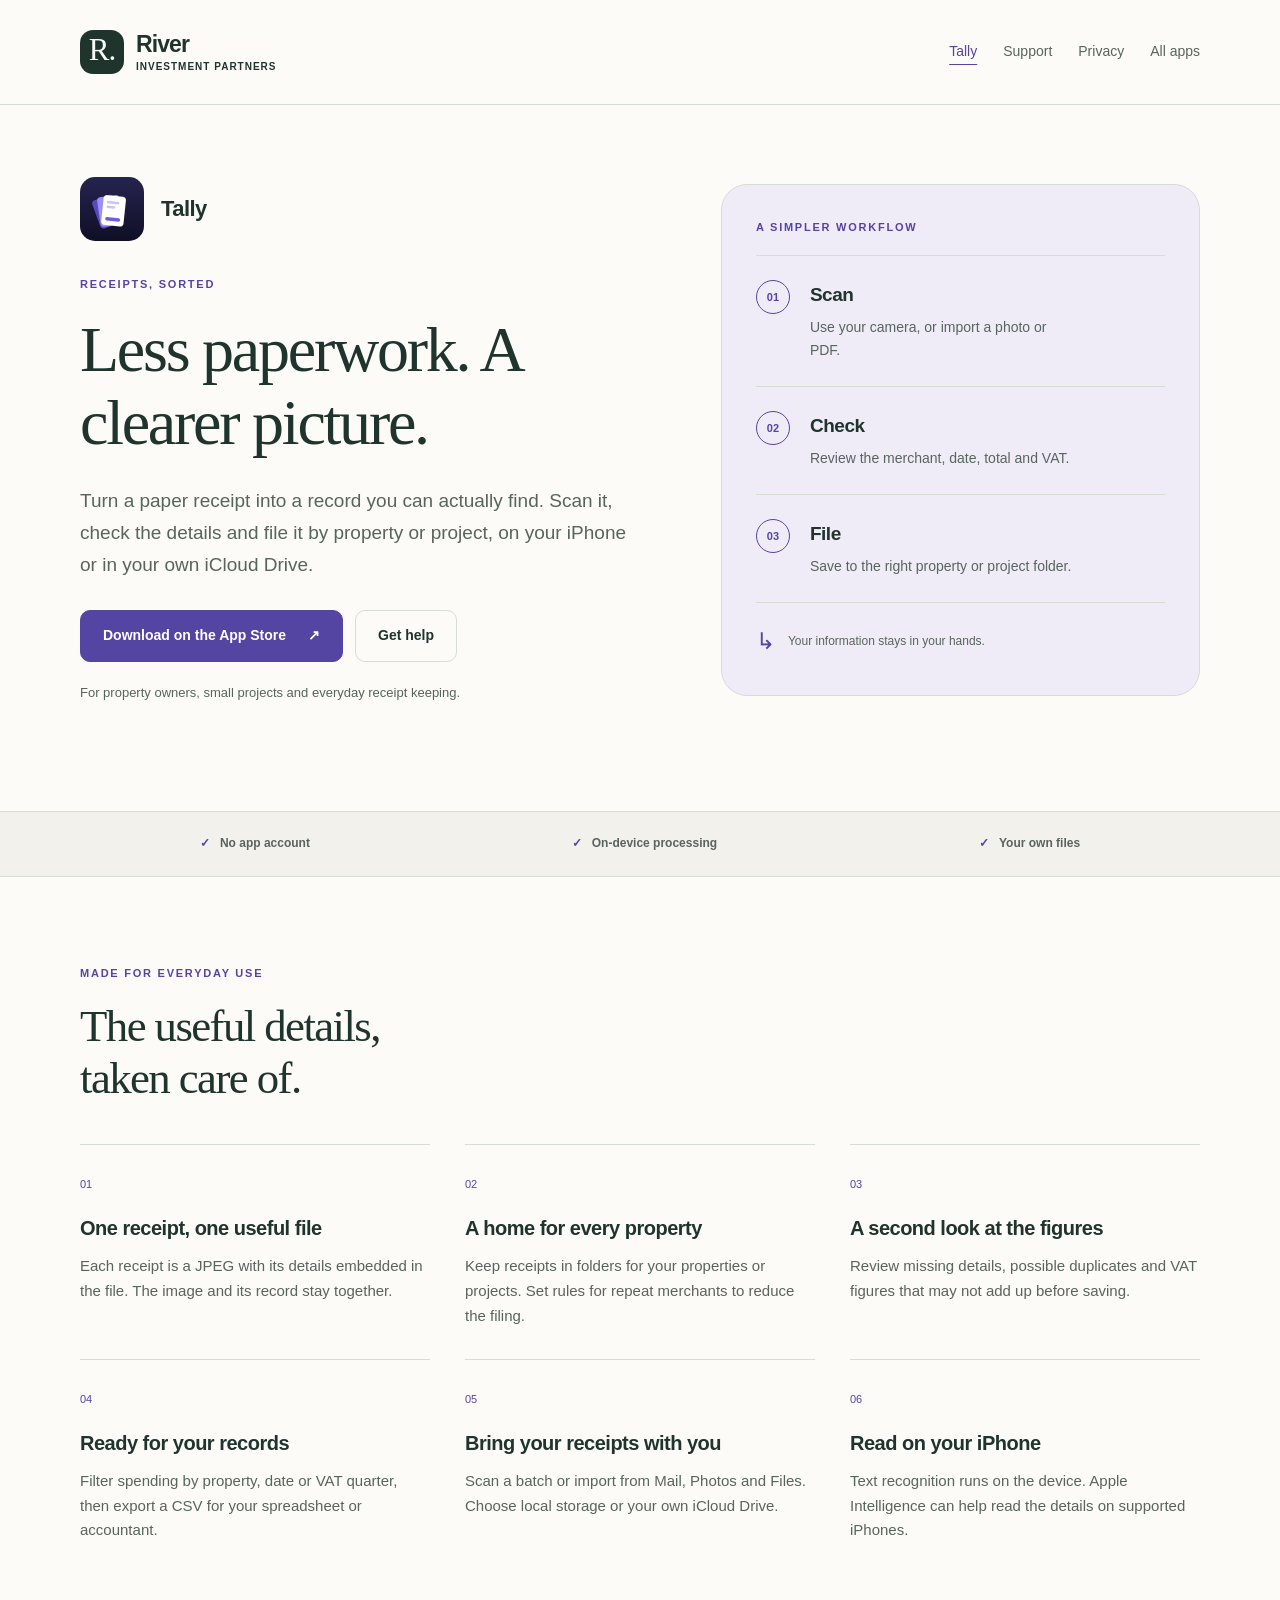
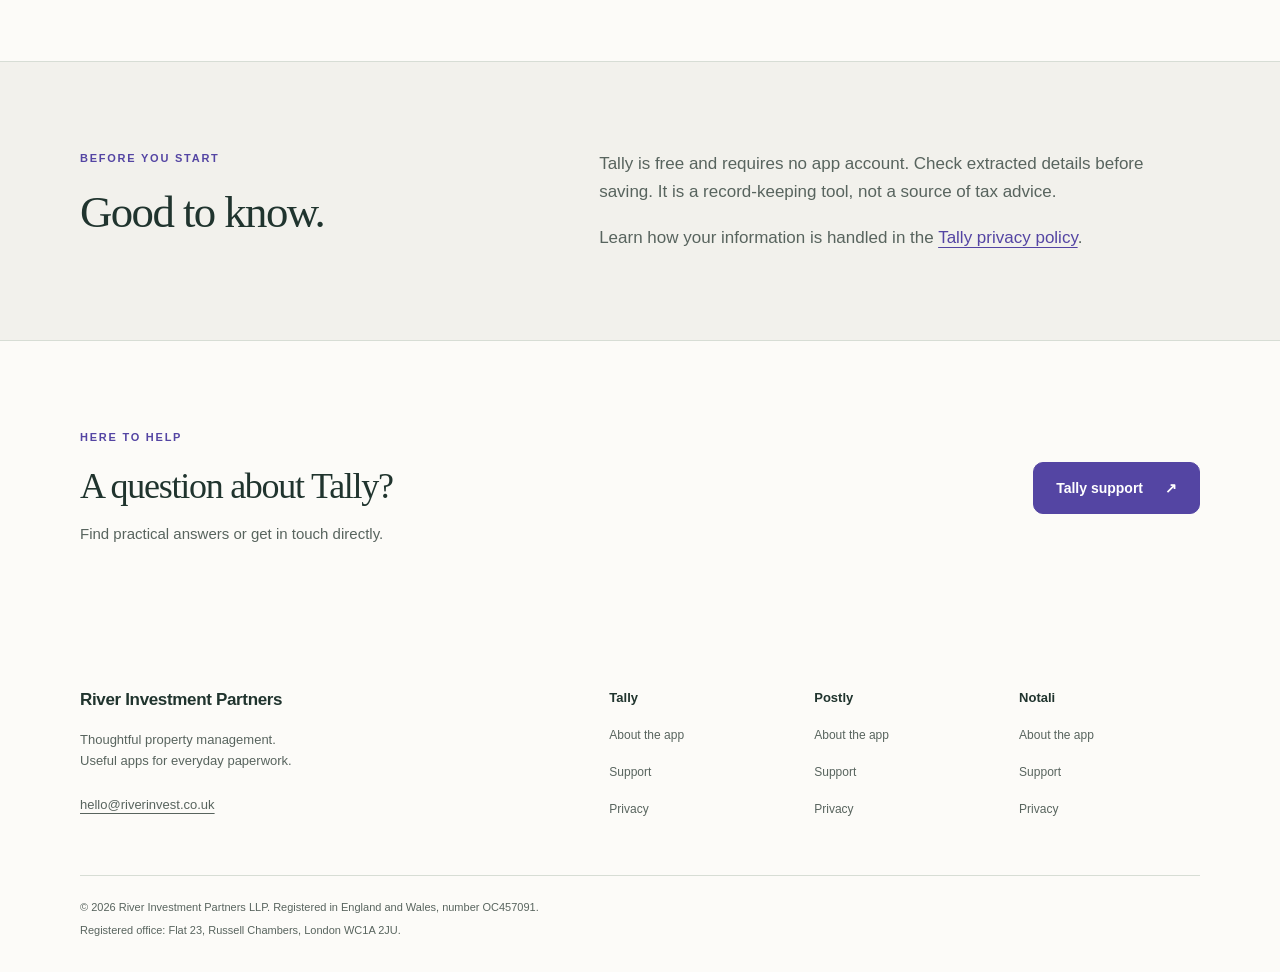
<file: receipt-river.html>
<!doctype html>
<html lang="en-GB">
<head>
<meta charset="utf-8">
<title>Tally</title>
<meta http-equiv="refresh" content="0; url=tally.html">
<link rel="canonical" href="https://riverinvest.co.uk/tally.html">
</head>
<body>
<p>Receipt River is now Tally. <a href="tally.html">Go to Tally</a>.</p>
</body>
</html>
</file>
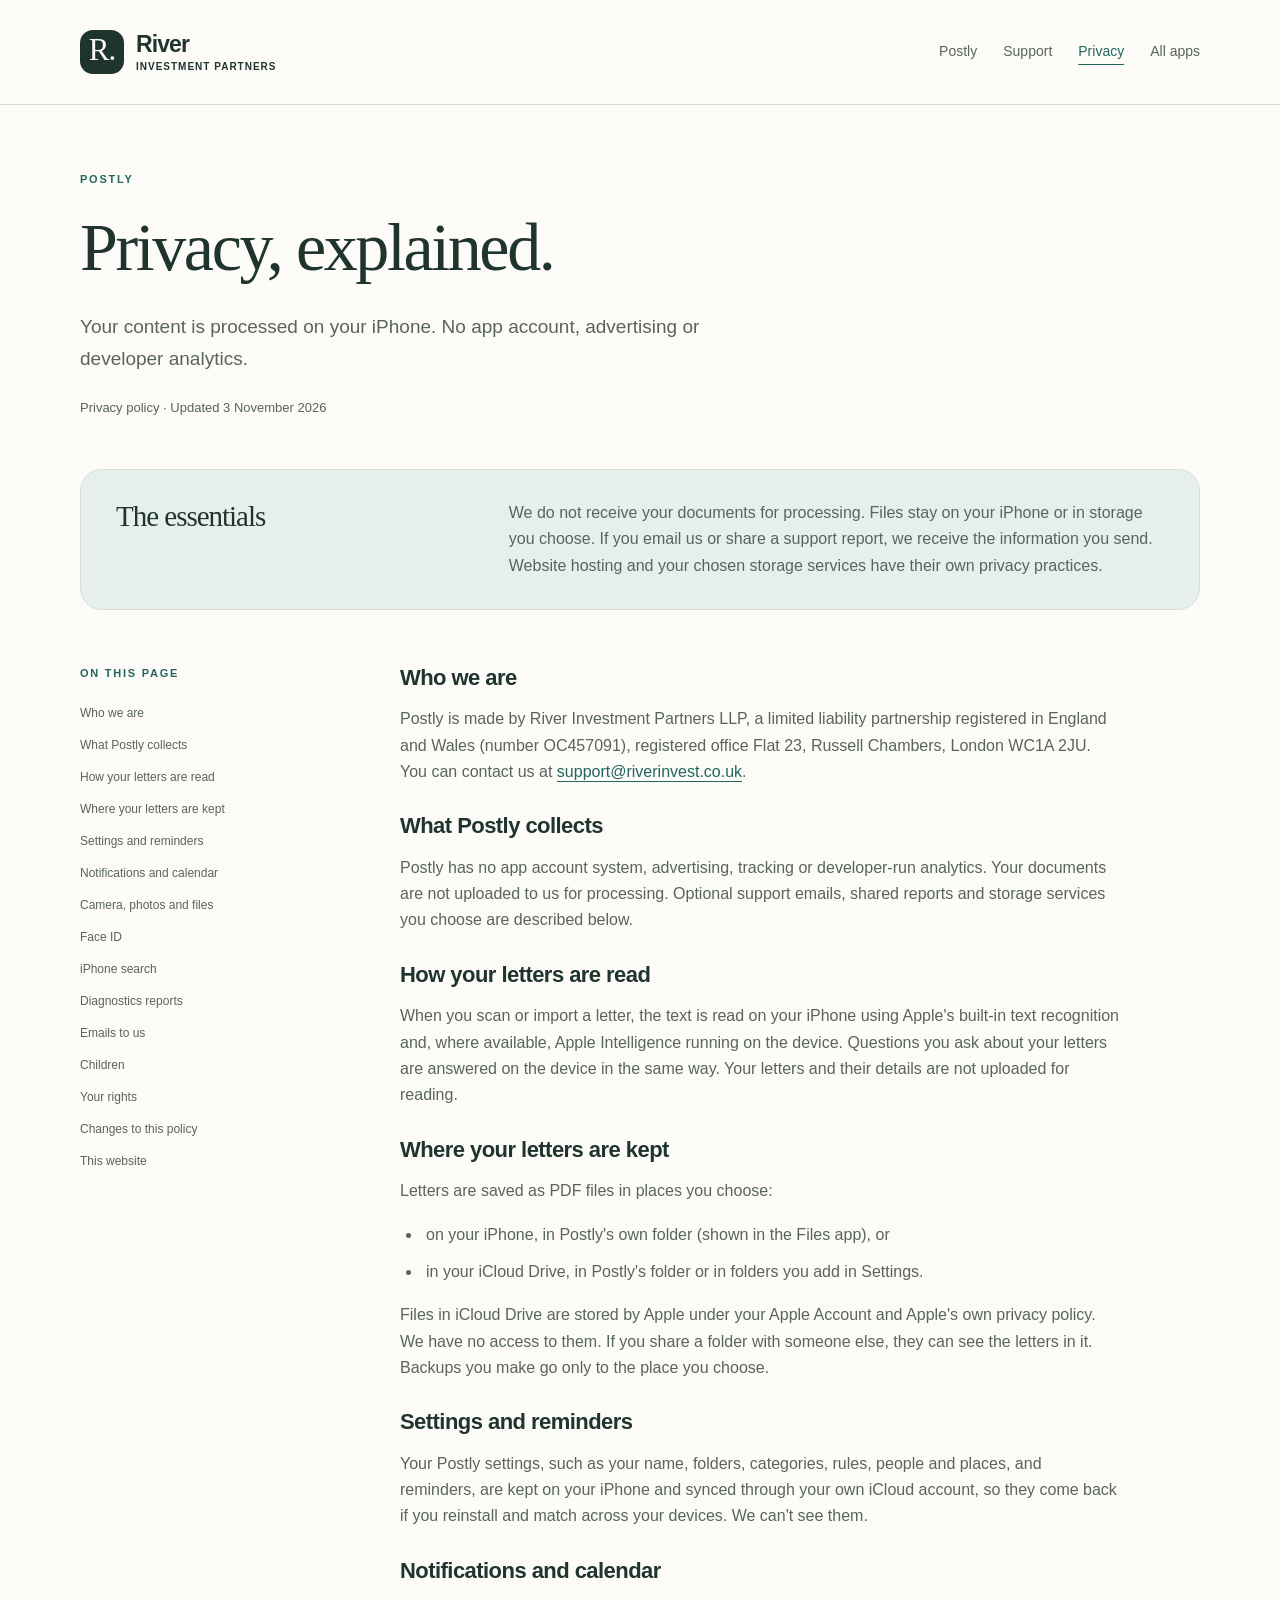
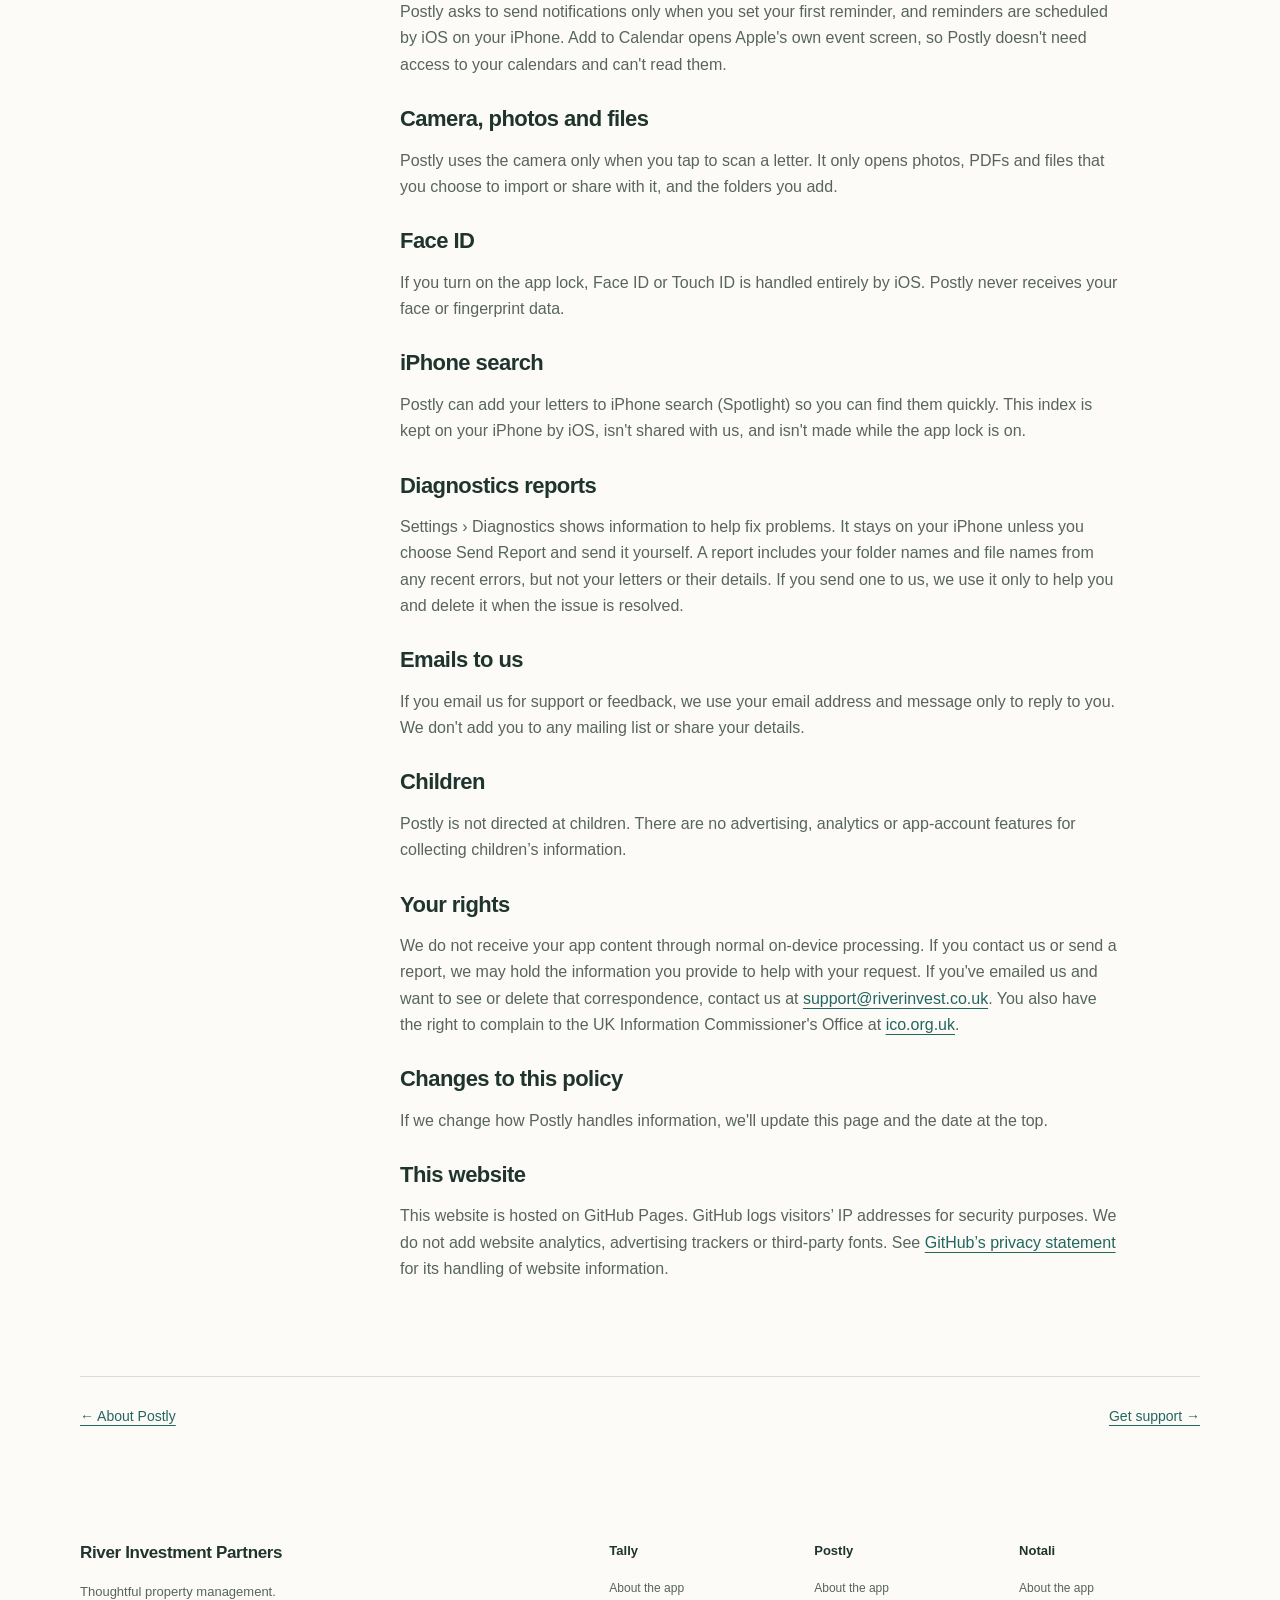
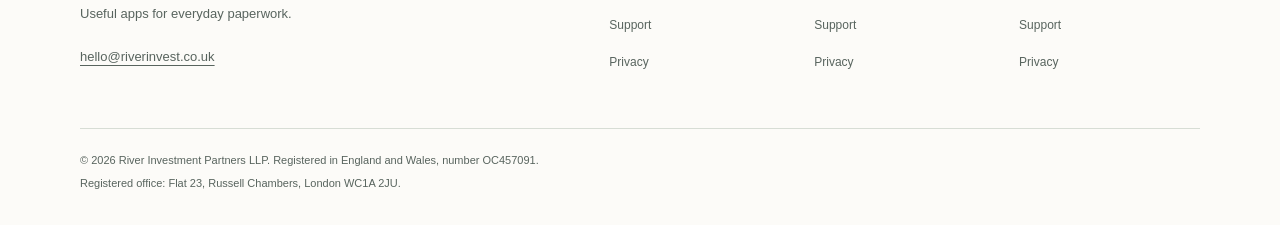
<file: river-post-privacy.html>
<!doctype html>
<html lang="en-GB">
<head>
<meta charset="utf-8">
<title>Postly Privacy Policy</title>
<meta http-equiv="refresh" content="0; url=postly-privacy.html">
<link rel="canonical" href="https://riverinvest.co.uk/postly-privacy.html">
</head>
<body>
<p>River Post is now Postly. <a href="postly-privacy.html">Go to Postly Privacy Policy</a>.</p>
</body>
</html>
</file>
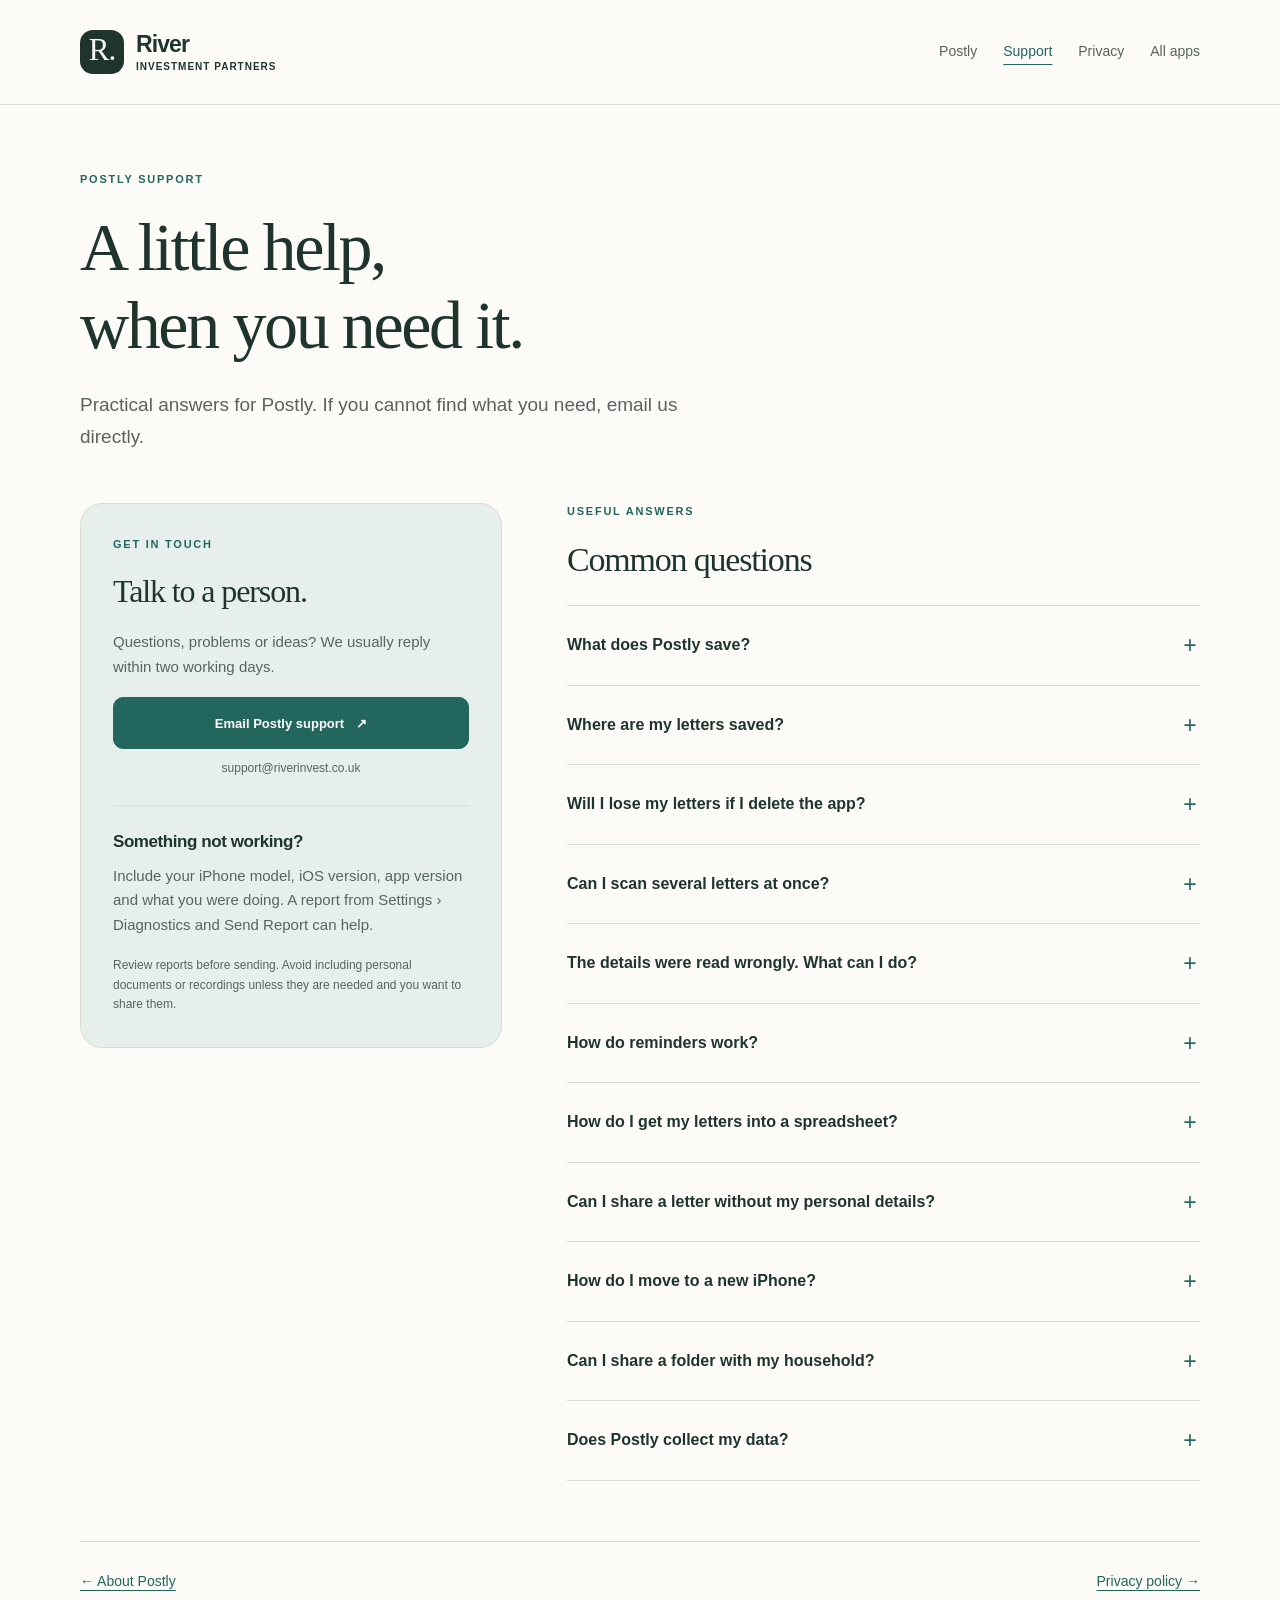
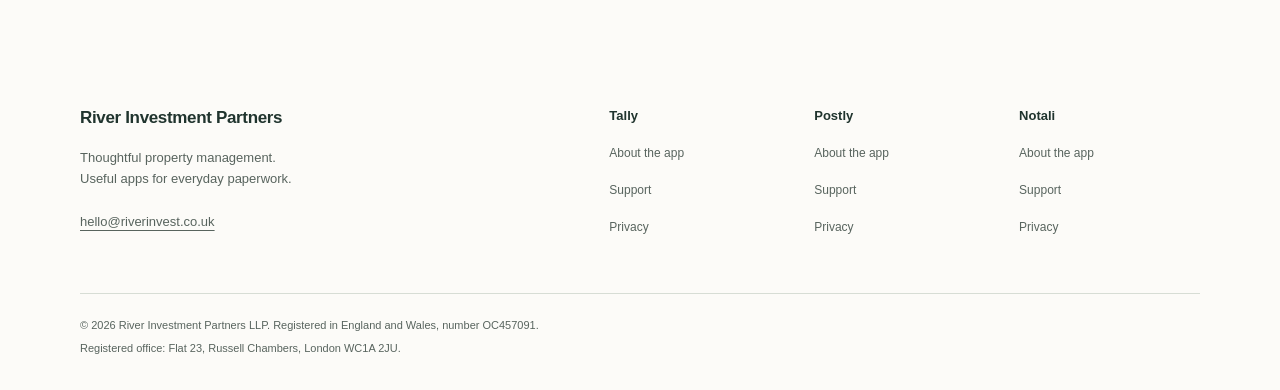
<file: river-post-support.html>
<!doctype html>
<html lang="en-GB">
<head>
<meta charset="utf-8">
<title>Postly Support</title>
<meta http-equiv="refresh" content="0; url=postly-support.html">
<link rel="canonical" href="https://riverinvest.co.uk/postly-support.html">
</head>
<body>
<p>River Post is now Postly. <a href="postly-support.html">Go to Postly Support</a>.</p>
</body>
</html>
</file>
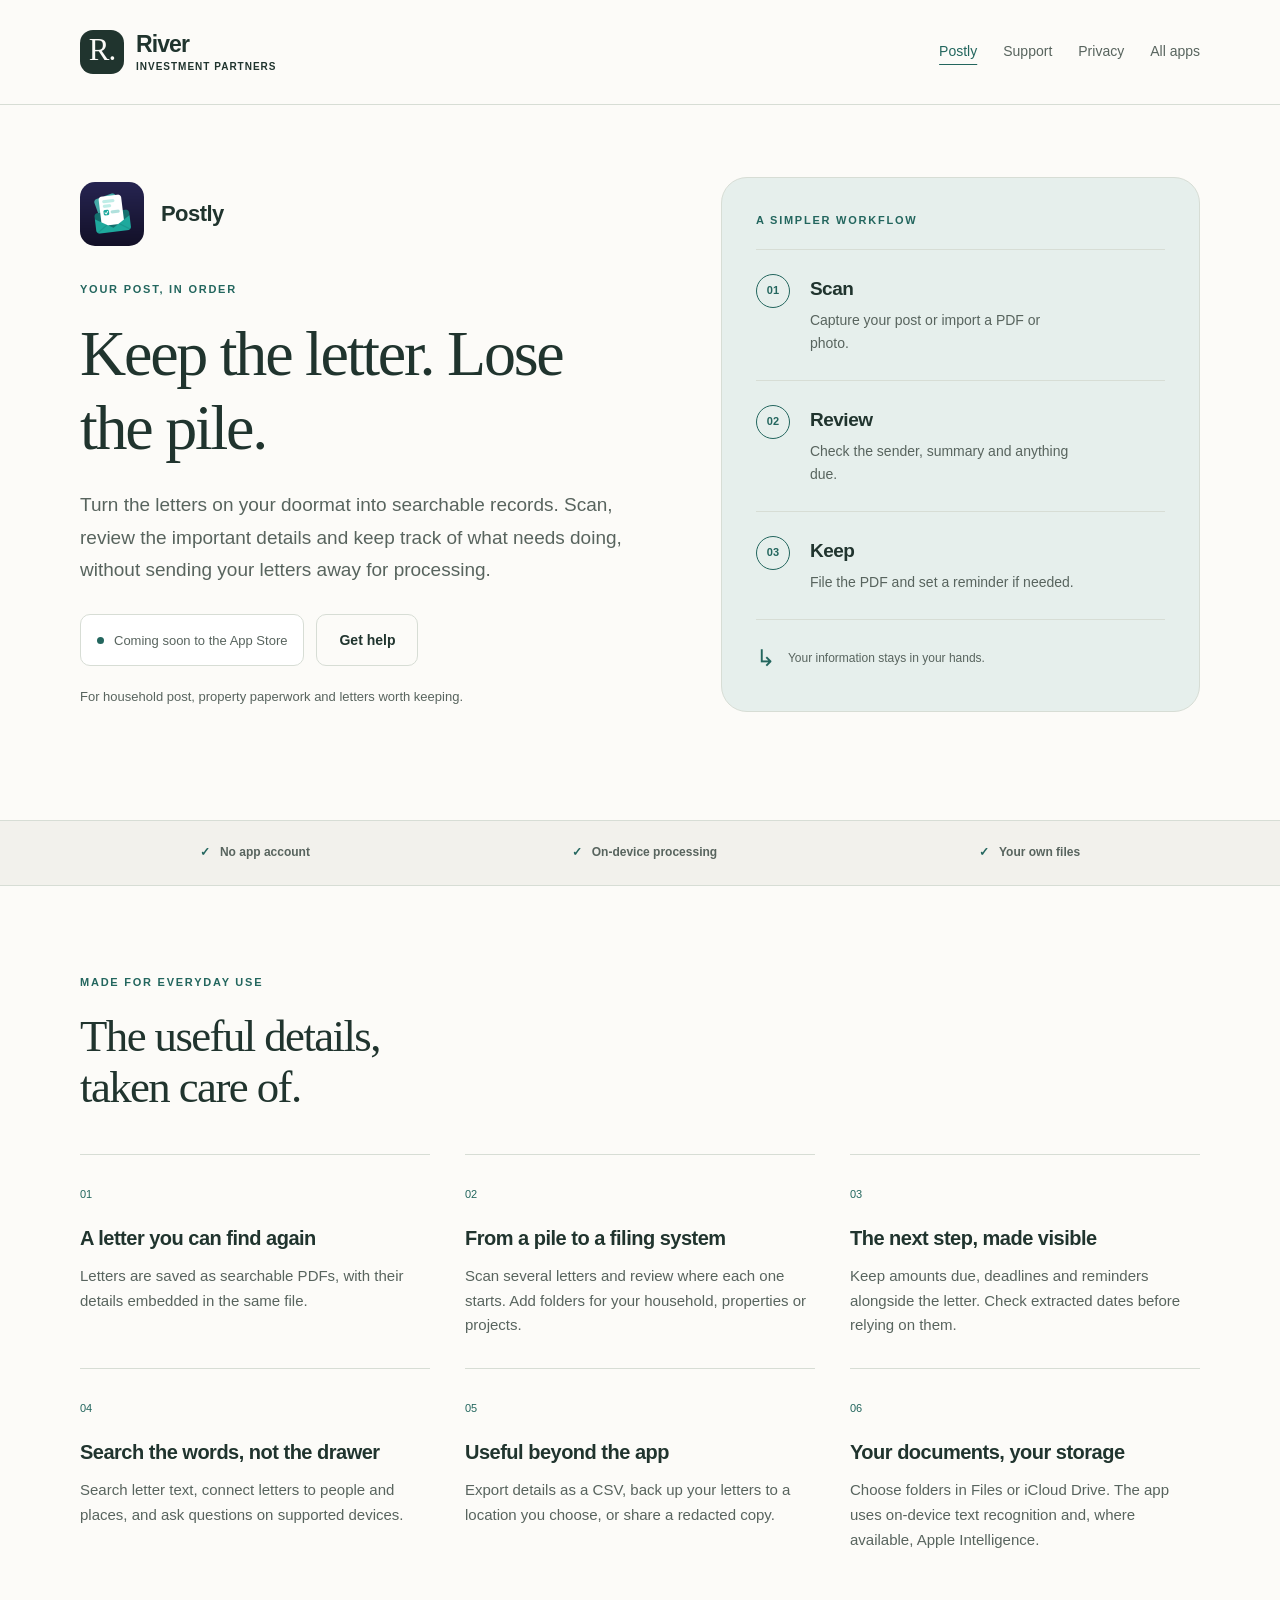
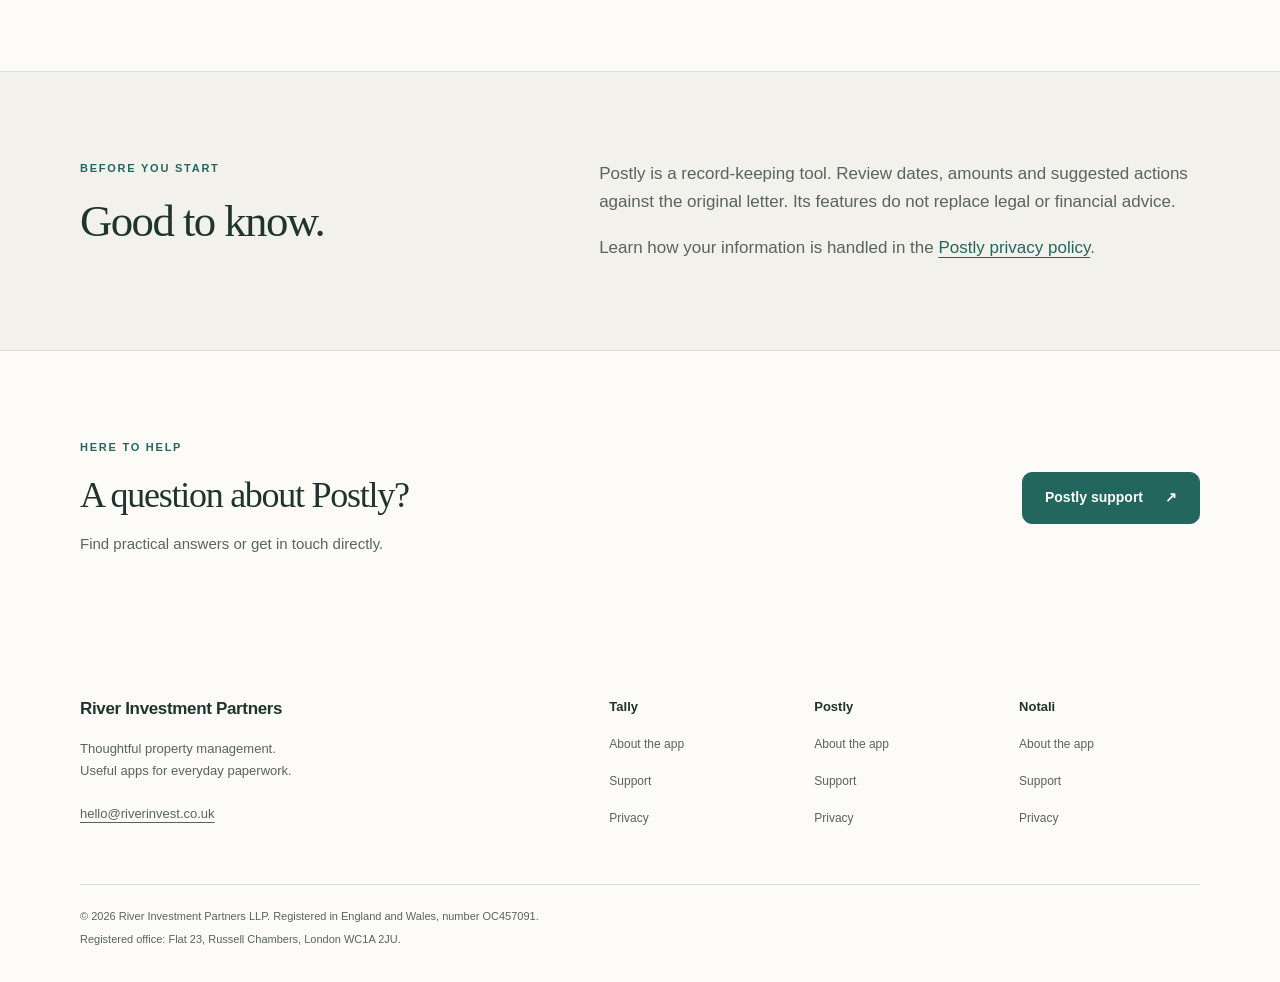
<file: river-post.html>
<!doctype html>
<html lang="en-GB">
<head>
<meta charset="utf-8">
<title>Postly</title>
<meta http-equiv="refresh" content="0; url=postly.html">
<link rel="canonical" href="https://riverinvest.co.uk/postly.html">
</head>
<body>
<p>River Post is now Postly. <a href="postly.html">Go to Postly</a>.</p>
</body>
</html>
</file>
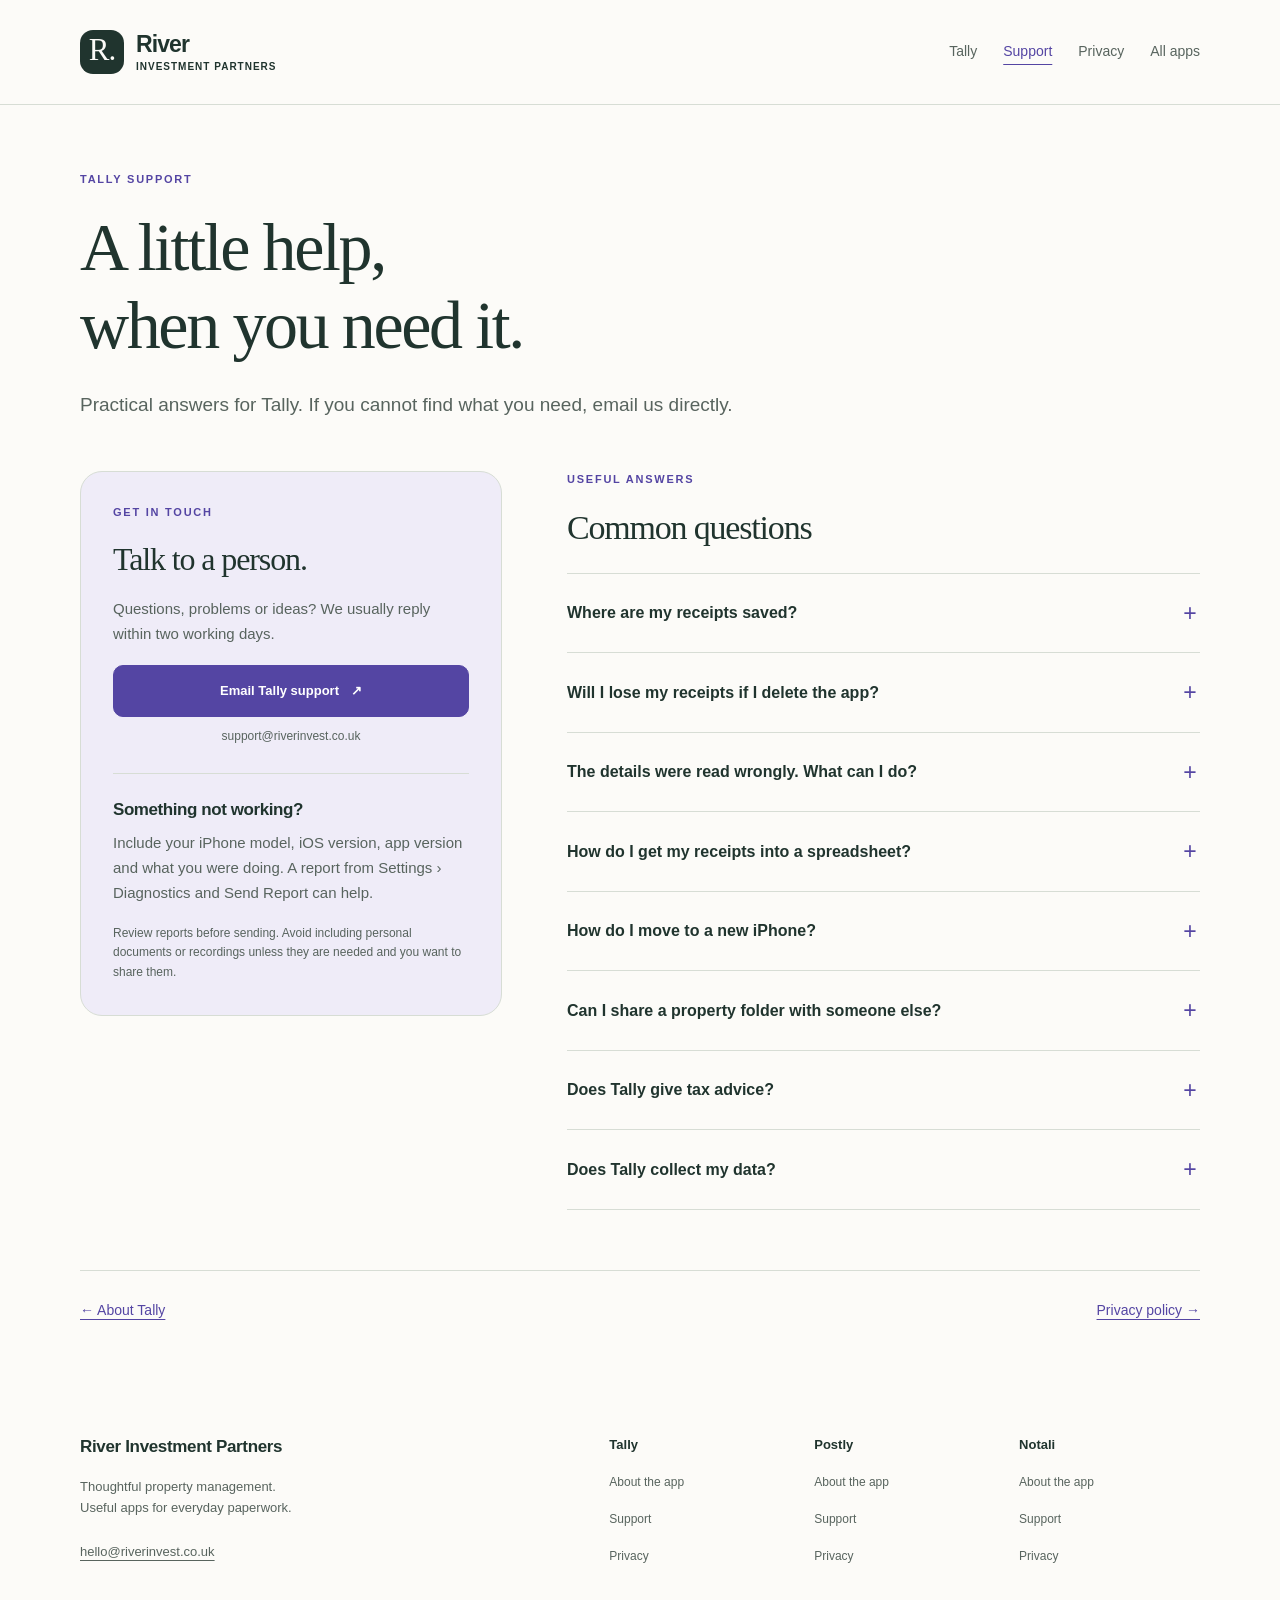
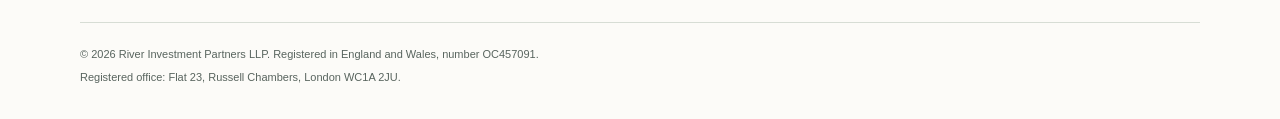
<file: support.html>
<!doctype html>
<html lang="en-GB"><head><meta charset="utf-8"><meta name="viewport" content="width=device-width, initial-scale=1"><meta name="color-scheme" content="light dark"><title>Tally Support | River Investment Partners</title><meta name="description" content="Answers, troubleshooting and contact details for Tally on iPhone."><link rel="canonical" href="https://riverinvest.co.uk/support.html"><meta property="og:type" content="website"><meta property="og:site_name" content="River Investment Partners"><meta property="og:title" content="Tally Support | River Investment Partners"><meta property="og:description" content="Answers, troubleshooting and contact details for Tally on iPhone."><meta property="og:url" content="https://riverinvest.co.uk/support.html"><meta property="og:image" content="https://riverinvest.co.uk/icon.png"><meta name="twitter:card" content="summary"><link rel="icon" href="favicon.png" sizes="64x64"><link rel="icon" href="favicon.svg" type="image/svg+xml"><link rel="apple-touch-icon" href="apple-touch-icon.png"><link rel="stylesheet" href="style.css"></head><body class="theme-receipts"><a class="skip-link" href="#main">Skip to content</a><header class="site-header"><div class="wrap header-inner"><a class="brand" href="./" aria-label="River Investment Partners home"><span class="brand-mark" aria-hidden="true">R.</span><span>River<span class="brand-sub">Investment Partners</span></span></a><nav aria-label="Main navigation"><a href="tally.html">Tally</a><a href="support.html" aria-current="page">Support</a><a href="privacy.html">Privacy</a><a href="./#apps">All apps</a></nav></div></header><main id="main" class="wrap support-page"><div class="page-intro"><p class="eyebrow">Tally support</p><h1>A little help,<br>when you need it.</h1><p class="hero-lead">Practical answers for Tally. If you cannot find what you need, email us directly.</p></div><div class="support-layout"><aside class="support-card"><p class="eyebrow">Get in touch</p><h2>Talk to a person.</h2><p>Questions, problems or ideas? We usually reply within two working days.</p><a class="button" href="mailto:support@riverinvest.co.uk?subject=Tally">Email Tally support <span aria-hidden="true">↗</span></a><p class="support-address">support@riverinvest.co.uk</p><hr><h3>Something not working?</h3><p>Include your iPhone model, iOS version, app version and what you were doing. A report from Settings › Diagnostics and Send Report can help.</p><p class="small-note">Review reports before sending. Avoid including personal documents or recordings unless they are needed and you want to share them.</p></aside><section class="faq-section" aria-labelledby="questions"><p class="eyebrow">Useful answers</p><h2 id="questions">Common questions</h2><details><summary>Where are my receipts saved?<span aria-hidden="true" class="faq-plus">+</span></summary><div class="faq-answer"><p>In the folder you chose for each property in your iCloud Drive. Receipts without a property folder go to Tally's own folder, on your iPhone (Files › On My iPhone › Tally), or in iCloud Drive if Settings › Keep in iCloud Drive is on.</p></div></details><details><summary>Will I lose my receipts if I delete the app?<span aria-hidden="true" class="faq-plus">+</span></summary><div class="faq-answer"><p>Receipts in iCloud Drive are kept. Receipts kept only on your iPhone are deleted along with the app, so we recommend turning on Settings › Keep in iCloud Drive, or using Settings › Back Up Receipts.</p></div></details><details><summary>The details were read wrongly. What can I do?<span aria-hidden="true" class="faq-plus">+</span></summary><div class="faq-answer"><p>Check and correct the details before saving. Reading is most accurate on iPhones with Apple Intelligence; on other iPhones, scanning in good light with the receipt flat helps. Corrections to a shop's name can be remembered for next time.</p></div></details><details><summary>How do I get my receipts into a spreadsheet?<span aria-hidden="true" class="faq-plus">+</span></summary><div class="faq-answer"><p>Use Export in the app to create a spreadsheet file (CSV) for any properties and dates. The details are also embedded in each receipt picture for compatible tools. CSV is the straightforward option for a spreadsheet.</p></div></details><details><summary>How do I move to a new iPhone?<span aria-hidden="true" class="faq-plus">+</span></summary><div class="faq-answer"><p>Sign in with the same Apple Account to access your iCloud Drive files. Settings may sync through iCloud; you may need to select your folders again. Back up or export files kept only on the old phone before changing devices.</p></div></details><details><summary>Can I share a property folder with someone else?<span aria-hidden="true" class="faq-plus">+</span></summary><div class="faq-answer"><p>Yes. Share the folder from the Files app, and each person adds it in Tally. Their receipts appear for everyone with access.</p></div></details><details><summary>Does Tally give tax advice?<span aria-hidden="true" class="faq-plus">+</span></summary><div class="faq-answer"><p>No. It's a record-keeping tool. Check your figures with your accountant before submitting a VAT return.</p></div></details><details><summary>Does Tally collect my data?<span aria-hidden="true" class="faq-plus">+</span></summary><div class="faq-answer"><p>There is no app account, advertising or developer analytics. You control whether to file, share or send a support report. Read the <a href="privacy.html">Tally privacy policy</a> for the details, including iCloud and optional support emails.</p></div></details></section></div><div class="doc-end"><a href="tally.html">← About Tally</a><a href="privacy.html">Privacy policy →</a></div></main><footer class="site-footer"><div class="wrap"><div class="footer-top"><div class="footer-about"><a class="brand" href="./">River Investment Partners</a><p>Thoughtful property management.<br>Useful apps for everyday paperwork.</p><a href="mailto:hello@riverinvest.co.uk">hello@riverinvest.co.uk</a></div><nav class="footer-links" aria-label="App information"><div><h2>Tally</h2><a href="tally.html">About the app</a><a href="support.html">Support</a><a href="privacy.html">Privacy</a></div><div><h2>Postly</h2><a href="postly.html">About the app</a><a href="postly-support.html">Support</a><a href="postly-privacy.html">Privacy</a></div><div><h2>Notali</h2><a href="notali.html">About the app</a><a href="notali-support.html">Support</a><a href="notali-privacy.html">Privacy</a></div></nav></div><div class="legal"><p>© 2026 River Investment Partners LLP. Registered in England and Wales, number OC457091.</p><p>Registered office: Flat 23, Russell Chambers, London WC1A 2JU.</p></div></div></footer></body></html>
</file>
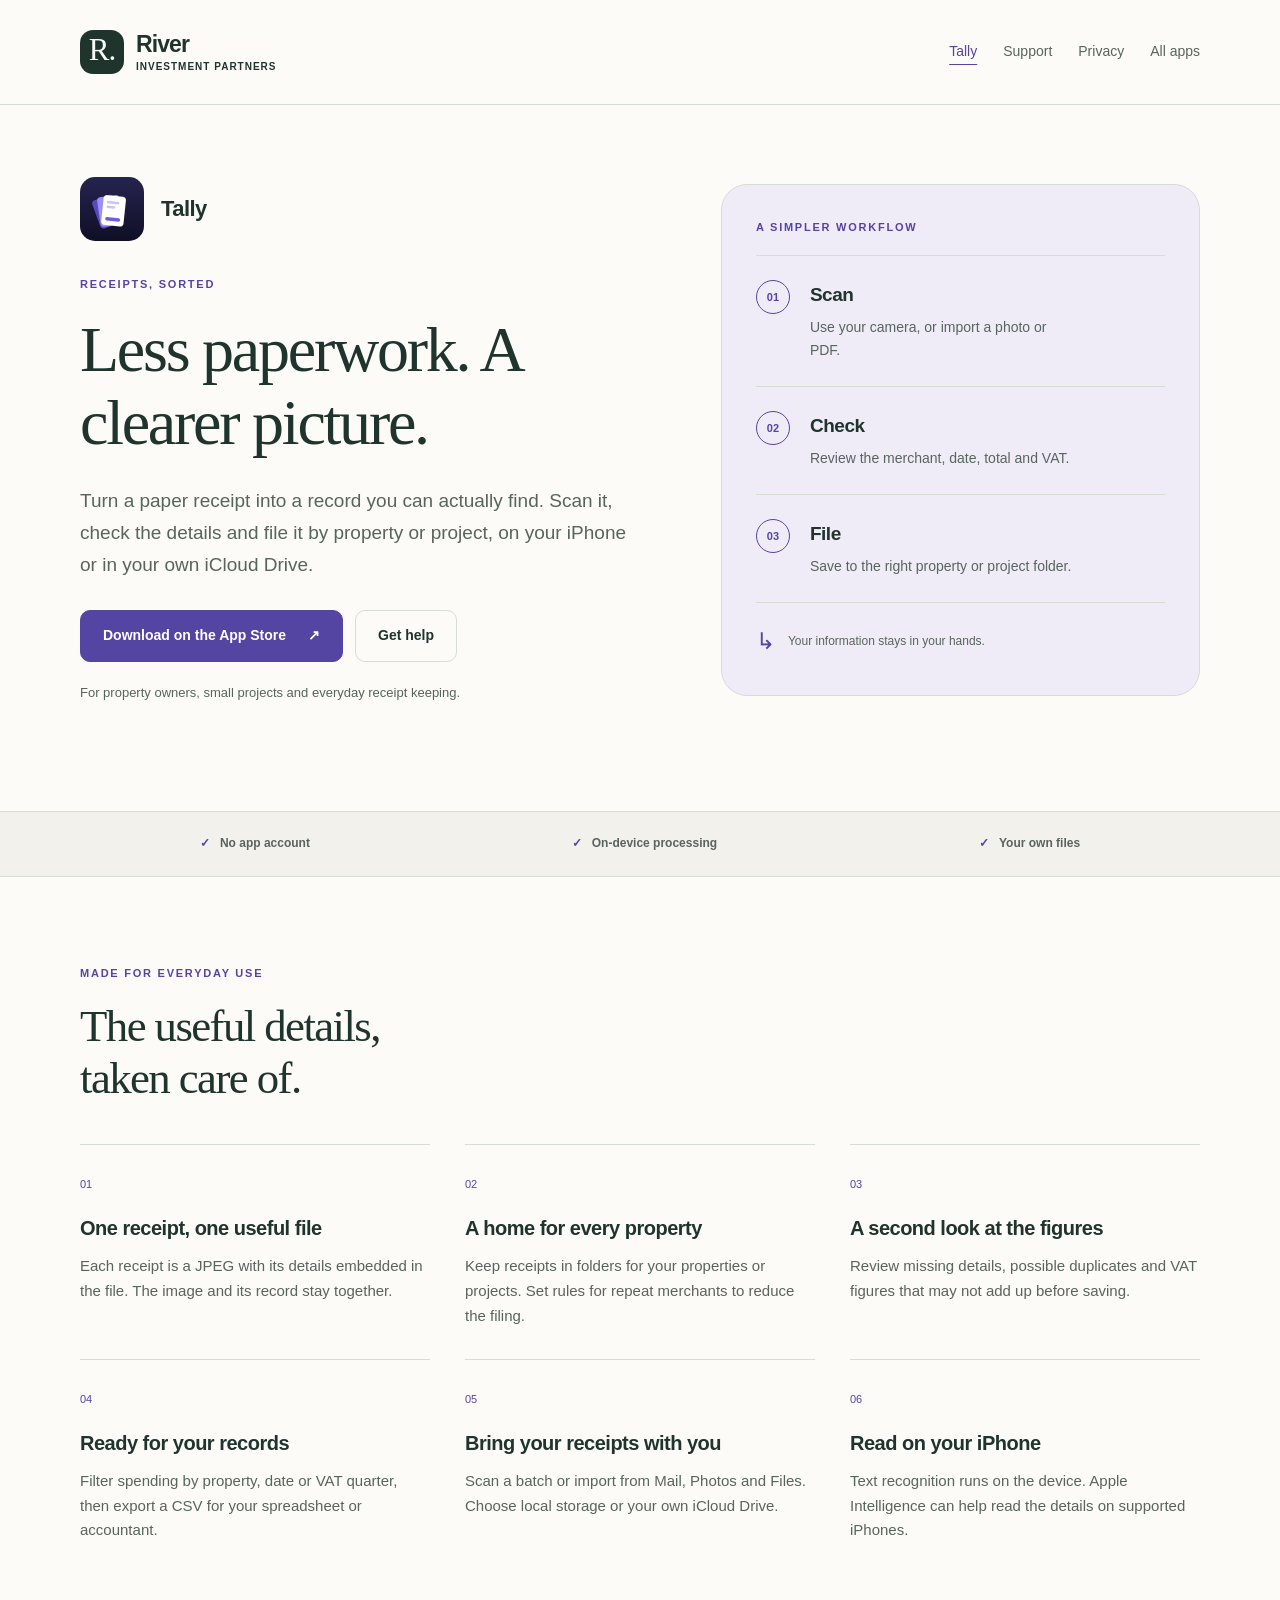
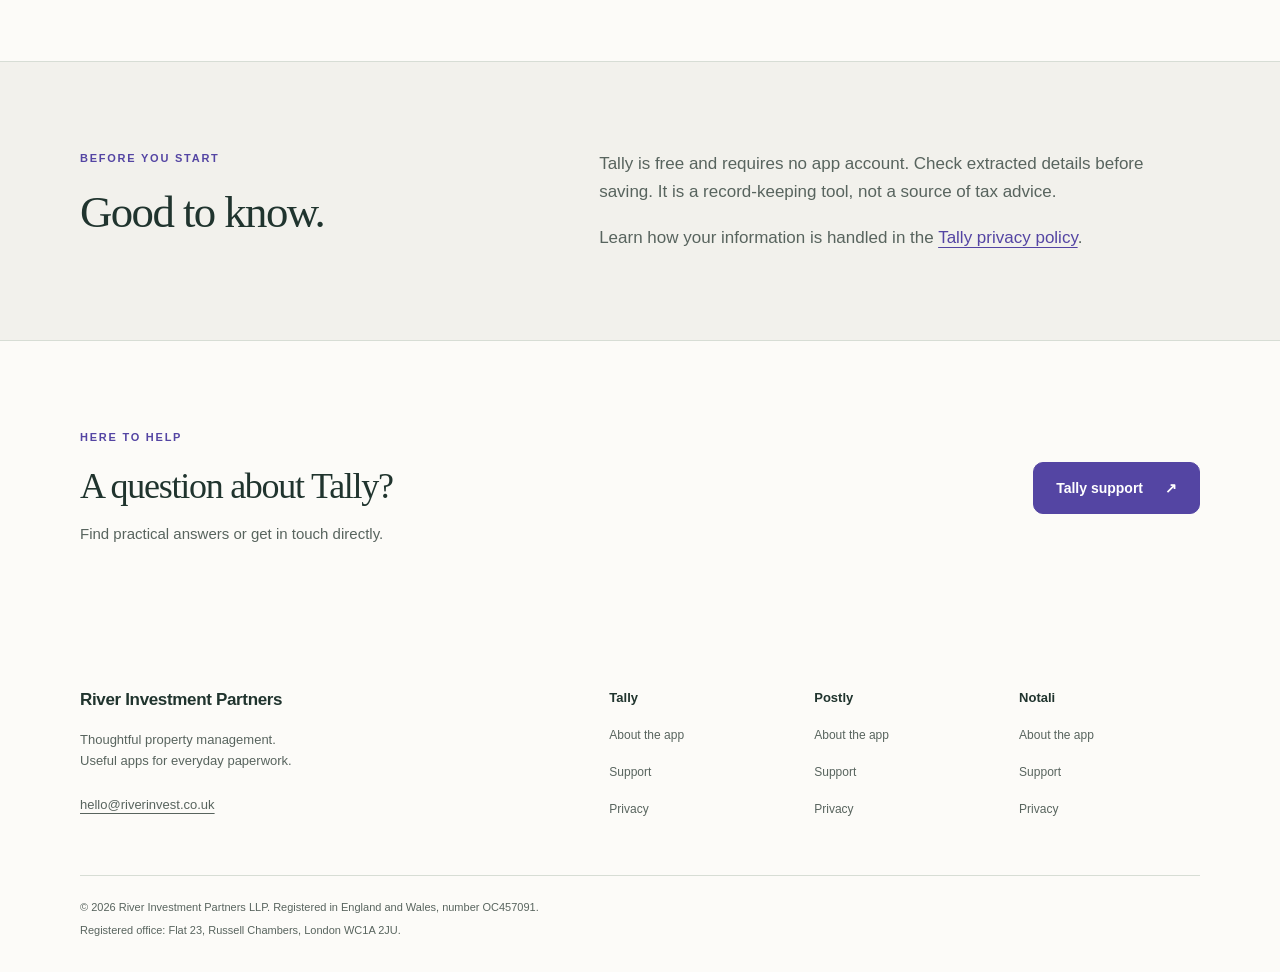
<file: tally.html>
<!doctype html>
<html lang="en-GB"><head><meta charset="utf-8"><meta name="viewport" content="width=device-width, initial-scale=1"><meta name="color-scheme" content="light dark"><title>Tally | River Investment Partners</title><meta name="description" content="Scan receipts, check totals and VAT, and keep every property’s paperwork in order."><link rel="canonical" href="https://riverinvest.co.uk/tally.html"><meta property="og:type" content="website"><meta property="og:site_name" content="River Investment Partners"><meta property="og:title" content="Tally | River Investment Partners"><meta property="og:description" content="Scan receipts, check totals and VAT, and keep every property’s paperwork in order."><meta property="og:url" content="https://riverinvest.co.uk/tally.html"><meta property="og:image" content="https://riverinvest.co.uk/icon.png"><meta name="twitter:card" content="summary"><link rel="icon" href="favicon.png" sizes="64x64"><link rel="icon" href="favicon.svg" type="image/svg+xml"><link rel="apple-touch-icon" href="apple-touch-icon.png"><link rel="stylesheet" href="style.css"></head><body class="theme-receipts"><a class="skip-link" href="#main">Skip to content</a><header class="site-header"><div class="wrap header-inner"><a class="brand" href="./" aria-label="River Investment Partners home"><span class="brand-mark" aria-hidden="true">R.</span><span>River<span class="brand-sub">Investment Partners</span></span></a><nav aria-label="Main navigation"><a href="tally.html" aria-current="page">Tally</a><a href="support.html">Support</a><a href="privacy.html">Privacy</a><a href="./#apps">All apps</a></nav></div></header><main id="main"><section class="app-hero wrap"><div class="hero-copy"><div class="product-heading"><img class="app-icon" src="icon.png" width="80" height="80" alt="Tally app icon"><span>Tally</span></div><p class="eyebrow">RECEIPTS, SORTED</p><h1>Less paperwork. A clearer picture.</h1><p class="hero-lead">Turn a paper receipt into a record you can actually find. Scan it, check the details and file it by property or project, on your iPhone or in your own iCloud Drive.</p><div class="actions"><a class="button" href="https://apps.apple.com/gb/app/receipt-river/id6814983809?uo=4">Download on the App Store <span aria-hidden="true">↗</span></a><a class="button secondary" href="support.html">Get help</a></div><p class="small-note">For property owners, small projects and everyday receipt keeping.</p></div><aside class="workflow" aria-label="How Tally works"><h2 class="eyebrow">A simpler workflow</h2><ol><li><span class="step-number" aria-hidden="true">01</span><div><h3>Scan</h3><p>Use your camera, or import a photo or PDF.</p></div></li><li><span class="step-number" aria-hidden="true">02</span><div><h3>Check</h3><p>Review the merchant, date, total and VAT.</p></div></li><li><span class="step-number" aria-hidden="true">03</span><div><h3>File</h3><p>Save to the right property or project folder.</p></div></li></ol><div class="workflow-footer"><span aria-hidden="true">↳</span> Your information stays in your hands.</div></aside></section><section class="trust-strip"><div class="wrap"><span>No app account</span><span>On-device processing</span><span>Your own files</span></div></section><section class="section wrap"><div class="section-heading"><p class="eyebrow">Made for everyday use</p><h2>The useful details,<br>taken care of.</h2></div><div class="feature-grid"><article class="feature-card"><span class="feature-number" aria-hidden="true">01</span><h3>One receipt, one useful file</h3><p>Each receipt is a JPEG with its details embedded in the file. The image and its record stay together.</p></article><article class="feature-card"><span class="feature-number" aria-hidden="true">02</span><h3>A home for every property</h3><p>Keep receipts in folders for your properties or projects. Set rules for repeat merchants to reduce the filing.</p></article><article class="feature-card"><span class="feature-number" aria-hidden="true">03</span><h3>A second look at the figures</h3><p>Review missing details, possible duplicates and VAT figures that may not add up before saving.</p></article><article class="feature-card"><span class="feature-number" aria-hidden="true">04</span><h3>Ready for your records</h3><p>Filter spending by property, date or VAT quarter, then export a CSV for your spreadsheet or accountant.</p></article><article class="feature-card"><span class="feature-number" aria-hidden="true">05</span><h3>Bring your receipts with you</h3><p>Scan a batch or import from Mail, Photos and Files. Choose local storage or your own iCloud Drive.</p></article><article class="feature-card"><span class="feature-number" aria-hidden="true">06</span><h3>Read on your iPhone</h3><p>Text recognition runs on the device. Apple Intelligence can help read the details on supported iPhones.</p></article></div></section><section class="section tint"><div class="wrap good-layout"><div><p class="eyebrow">Before you start</p><h2>Good to know.</h2></div><div class="reading"><p>Tally is free and requires no app account. Check extracted details before saving. It is a record-keeping tool, not a source of tax advice.</p><p>Learn how your information is handled in the <a href="privacy.html">Tally privacy policy</a>.</p></div></div></section><section class="section wrap next-step"><div><p class="eyebrow">Here to help</p><h2>A question about Tally?</h2><p>Find practical answers or get in touch directly.</p></div><a class="button" href="support.html">Tally support <span aria-hidden="true">↗</span></a></section></main><footer class="site-footer"><div class="wrap"><div class="footer-top"><div class="footer-about"><a class="brand" href="./">River Investment Partners</a><p>Thoughtful property management.<br>Useful apps for everyday paperwork.</p><a href="mailto:hello@riverinvest.co.uk">hello@riverinvest.co.uk</a></div><nav class="footer-links" aria-label="App information"><div><h2>Tally</h2><a href="tally.html">About the app</a><a href="support.html">Support</a><a href="privacy.html">Privacy</a></div><div><h2>Postly</h2><a href="postly.html">About the app</a><a href="postly-support.html">Support</a><a href="postly-privacy.html">Privacy</a></div><div><h2>Notali</h2><a href="notali.html">About the app</a><a href="notali-support.html">Support</a><a href="notali-privacy.html">Privacy</a></div></nav></div><div class="legal"><p>© 2026 River Investment Partners LLP. Registered in England and Wales, number OC457091.</p><p>Registered office: Flat 23, Russell Chambers, London WC1A 2JU.</p></div></div></footer></body></html>
</file>
<file: style.css>
/* River Investment Partners — shared, self-contained styles. */
:root{color-scheme:light dark;--paper:#fcfbf8;--surface:#f2f1ec;--card:#fff;--ink:#20342e;--muted:#58645e;--line:#d7ddd5;--accent:#285b49;--on-accent:#fff;--soft:#e9eee6;--radius:22px;--shadow:0 18px 45px #253e3010}
*{box-sizing:border-box}html{scroll-behavior:smooth;scroll-padding-top:30px;-webkit-text-size-adjust:100%}body{margin:0;background:var(--paper);color:var(--ink);font:17px/1.65 -apple-system,BlinkMacSystemFont,"Segoe UI",sans-serif;overflow-wrap:break-word}img{display:block;max-width:100%;height:auto}a{color:var(--accent);text-underline-offset:4px;text-decoration-thickness:1px}a:hover{text-decoration-thickness:2px}a:focus-visible,summary:focus-visible{outline:3px solid var(--accent);outline-offset:5px;border-radius:4px}::selection{background:var(--soft);color:var(--ink)}.wrap{width:min(1120px,calc(100% - 80px));margin-inline:auto}p{margin:0 0 18px}h1,h2,h3{line-height:1.15;margin:0;font-weight:600;letter-spacing:-.035em}h1,h2{font-family:Georgia,"Times New Roman",serif;font-weight:400}h1{font-size:clamp(46px,5.8vw,78px)}h1 em{font-weight:400;color:var(--accent)}h2{font-size:clamp(34px,3.5vw,48px)}h3{font-size:21px;letter-spacing:-.025em}p:last-child{margin-bottom:0}.eyebrow{font-size:11px;line-height:1.5;font-weight:700;letter-spacing:.16em;text-transform:uppercase;color:var(--accent);margin:0 0 20px}.hero-lead{font-size:19px;line-height:1.7;color:var(--muted);max-width:580px;margin:25px 0 28px}.lead{font-size:20px;line-height:1.7;color:var(--muted)}.small-note{font-size:13px;color:var(--muted);line-height:1.65}.skip-link{position:absolute;left:20px;top:12px;z-index:5;transform:translateY(-160%);padding:12px 20px;background:var(--card);color:var(--ink);border:1px solid var(--line);border-radius:8px}.skip-link:focus{transform:translateY(0)}.site-header{border-bottom:1px solid var(--line)}.header-inner{min-height:104px;display:flex;align-items:center;justify-content:space-between;gap:28px}.brand{display:flex;align-items:center;gap:12px;color:var(--ink);text-decoration:none;font-size:23px;font-weight:650;line-height:1.05;letter-spacing:-.04em}.brand-mark{display:grid;place-items:center;width:44px;height:44px;background:var(--ink);color:var(--paper);border-radius:13px;font-family:Georgia,serif;font-weight:400;font-size:31px;padding-bottom:3px;flex:none}.brand-sub{display:block;margin-top:6px;font-size:10px;font-weight:600;letter-spacing:.1em;text-transform:uppercase}.site-header nav{display:flex;gap:26px;align-items:center;flex-wrap:wrap;font-size:14px}.site-header nav a{color:var(--muted);text-decoration:none;padding-block:12px}.site-header nav a:hover,.site-header nav a[aria-current="page"]{color:var(--accent)}.site-header nav a[aria-current="page"]{text-decoration:underline;text-underline-offset:8px}.home-hero,.app-hero{display:grid;grid-template-columns:1.25fr 1fr;gap:75px;align-items:center;padding-block:96px 108px}.hero-copy{min-width:0}.actions{display:flex;gap:12px;flex-wrap:wrap;align-items:center;margin:28px 0 20px}.button{display:inline-flex;align-items:center;justify-content:center;gap:22px;background:var(--accent);color:var(--on-accent);border:1px solid var(--accent);padding:14px 22px;border-radius:10px;min-height:52px;font-size:14px;line-height:1.5;font-weight:650;text-decoration:none;transition:box-shadow .18s,transform .18s}.button:hover{box-shadow:0 5px 16px #20342e20;transform:translateY(-1px);text-decoration:none}.button.secondary{background:transparent;color:var(--ink);border-color:var(--line)}.app-stack{background:var(--soft);padding:30px;border-radius:26px;border:1px solid var(--line)}.app-stack>.eyebrow{font-size:10px;margin-bottom:24px}.mini-app{display:flex;align-items:center;gap:18px;background:var(--card);border:1px solid var(--line);border-radius:16px;padding:19px;color:var(--ink);text-decoration:none;margin-bottom:12px;box-shadow:0 4px 12px #20342e04}.mini-app:hover{border-color:var(--accent)}.mini-app .app-icon{width:54px;height:54px;border-radius:12px;flex:none}.mini-app strong{display:block;font-size:17px;line-height:1.4}.mini-app span>span{display:block;color:var(--muted);font-size:12px}.mini-arrow{margin-left:auto;color:var(--accent);font-size:21px}.stack-note{font-size:12px;text-align:center;color:var(--muted);margin-top:22px;line-height:1.7}.section{padding-block:88px}.tint{background:var(--surface);border-block:1px solid var(--line)}.section-heading{max-width:690px;margin-bottom:40px}.section-heading>p:last-child:not(.eyebrow){color:var(--muted);margin-top:22px;font-size:18px;max-width:630px}.app-grid{display:grid;grid-template-columns:repeat(3,minmax(0,1fr));gap:22px}.app-card{display:flex;flex-direction:column;color:var(--ink);text-decoration:none;border:1px solid var(--line);border-radius:var(--radius);background:var(--card);padding:30px;min-width:0;box-shadow:var(--shadow);transition:transform .2s,border-color .2s}.app-card:hover{border-color:var(--accent);transform:translateY(-4px);text-decoration:none}.app-card-top{display:flex;justify-content:space-between;align-items:flex-start;gap:12px;margin-bottom:38px}.app-icon{width:80px;height:80px;object-fit:contain;border-radius:18px}.app-type{font-size:10px;letter-spacing:.04em;color:var(--muted);padding:6px 9px;border:1px solid var(--line);border-radius:20px;white-space:nowrap}.app-card h3{font-size:25px;margin-bottom:16px}.app-card p{font-size:15px;color:var(--muted);margin-bottom:30px}.text-link{display:flex;justify-content:space-between;gap:18px;margin-top:auto;color:var(--accent);font-size:13px;font-weight:650}.property-layout{display:grid;grid-template-columns:1fr 1.15fr;gap:100px}.property-list{margin-top:32px}.property-list article{display:flex;gap:22px;border-top:1px solid var(--line);padding:24px 0}.property-list article>span{font-size:12px;font-variant-numeric:tabular-nums;color:var(--accent);padding-top:3px}.property-list h3{font-size:18px;margin-bottom:8px}.property-list p{color:var(--muted);font-size:15px}.contact-section{background:var(--soft);border-block:1px solid var(--line);padding-block:70px}.contact-layout{display:grid;grid-template-columns:1fr 1fr;gap:50px;align-items:center}.contact-layout h2{margin-bottom:18px}.contact-layout p:not(.eyebrow){color:var(--muted);font-size:15px}.email-link{display:inline-flex;gap:24px;align-items:center;font-size:clamp(20px,2.3vw,28px);text-decoration:none;letter-spacing:-.035em;border-bottom:1px solid var(--accent);padding-bottom:8px;max-width:100%;overflow-wrap:anywhere}.contact-layout .small-note{margin-top:20px}.site-footer{padding:56px 0 28px}.footer-top{display:grid;grid-template-columns:1fr 1.3fr;gap:75px;padding-bottom:42px}.footer-about .brand{font-size:17px;letter-spacing:-.02em;margin-bottom:20px}.footer-about p,.footer-about>a:last-child{font-size:13px;color:var(--muted)}.footer-links{display:grid;grid-template-columns:repeat(3,minmax(0,1fr));gap:24px}.footer-links h2{font-family:inherit;font-size:13px;font-weight:650;letter-spacing:0;margin-bottom:16px}.footer-links a{display:block;font-size:12px;margin:7px 0;color:var(--muted);text-decoration:none}.footer-links a:hover{text-decoration:underline}.legal{border-top:1px solid var(--line);padding-top:22px;color:var(--muted);font-size:11px}.legal p{margin-bottom:5px}.theme-receipts{--accent:#5445a3;--soft:#efecf8}.theme-post{--accent:#23665e;--soft:#e6efec}.theme-notali{--accent:#343f55;--soft:#ebedf1}.product-heading{display:flex;align-items:center;gap:17px;font-size:22px;font-weight:600;letter-spacing:-.025em;margin-bottom:35px}.product-heading .app-icon{width:64px;height:64px;border-radius:15px}.app-hero{padding-top:72px;grid-template-columns:1.15fr 1fr;gap:90px}.app-hero h1{font-size:clamp(46px,5vw,68px)}.availability{display:inline-flex;align-items:center;gap:10px;border:1px solid var(--line);border-radius:10px;min-height:52px;padding:14px 16px;color:var(--muted);font-size:13px;background:var(--card)}.status-dot{width:7px;height:7px;border-radius:100%;background:var(--accent);flex:none}.workflow{background:var(--soft);border:1px solid var(--line);border-radius:26px;padding:34px}.workflow ol{padding:0;margin:0;list-style:none}.workflow li{display:flex;gap:20px;padding:24px 0;border-top:1px solid var(--line)}.step-number{display:grid;place-items:center;width:34px;height:34px;border-radius:50%;border:1px solid var(--accent);color:var(--accent);font-size:11px;font-weight:600;flex:none}.workflow h3{font-size:19px;margin:4px 0 10px}.workflow li p{color:var(--muted);font-size:14px;max-width:270px}.workflow-footer{padding-top:20px;border-top:1px solid var(--line);color:var(--muted);font-size:12px;display:flex;gap:13px;align-items:center}.workflow-footer>span{font-size:23px;color:var(--accent)}.trust-strip{border-block:1px solid var(--line);background:var(--surface);padding:22px 0}.trust-strip>.wrap{display:flex;justify-content:space-around;gap:22px;flex-wrap:wrap;color:var(--muted);font-size:12px;font-weight:600}.trust-strip span:before{content:'✓';margin-right:10px;color:var(--accent)}.feature-grid{display:grid;grid-template-columns:repeat(3,minmax(0,1fr));gap:0 35px}.feature-card{padding:30px 0;border-top:1px solid var(--line)}.feature-number{color:var(--accent);font-size:11px;display:block;margin-bottom:24px}.feature-card h3{margin-bottom:14px;font-size:20px}.feature-card p{font-size:15px;color:var(--muted)}.good-layout{display:grid;grid-template-columns:1fr 1.4fr;gap:90px}.reading{color:var(--muted);font-size:17px}.next-step{display:flex;gap:30px;align-items:center;justify-content:space-between}.next-step h2{font-size:36px;margin-bottom:15px}.next-step p:not(.eyebrow){color:var(--muted);font-size:15px}.next-step .button{flex:none}.page-intro{padding:66px 0 50px;max-width:730px}.page-intro h1{font-size:clamp(46px,5.5vw,68px)}.page-intro .hero-lead{max-width:660px;margin-bottom:0}.updated{color:var(--muted);font-size:13px;margin-top:22px}.support-layout{display:grid;grid-template-columns:.8fr 1.2fr;gap:65px;align-items:start;padding-bottom:60px}.support-card{background:var(--soft);padding:32px;border:1px solid var(--line);border-radius:var(--radius)}.support-card h2{font-size:32px;margin-bottom:20px}.support-card>p:not(.eyebrow){color:var(--muted);font-size:15px}.support-card .button{font-size:13px;gap:12px;width:100%;padding-inline:14px}.support-address{font-size:12px!important;text-align:center;margin-top:10px;overflow-wrap:anywhere}.support-card hr{border:0;border-top:1px solid var(--line);margin:26px 0}.support-card h3{font-size:17px;margin-bottom:12px}.support-card .small-note{font-size:12px!important}.faq-section{min-width:0}.faq-section h2{font-size:34px;margin-bottom:26px}.faq-section details{border-top:1px solid var(--line)}.faq-section details:last-child{border-bottom:1px solid var(--line)}.faq-section summary{display:flex;align-items:center;justify-content:space-between;gap:18px;padding:22px 0;cursor:pointer;list-style:none;font-size:16px;font-weight:550;line-height:1.5}.faq-section summary::-webkit-details-marker{display:none}.faq-plus{font-size:23px;color:var(--accent);font-weight:400;flex:none;width:20px;text-align:center}.faq-section details[open] .faq-plus{transform:rotate(45deg)}.faq-answer{font-size:15px;color:var(--muted);padding-bottom:24px}.faq-answer p{margin-bottom:12px}.doc-end{display:flex;justify-content:space-between;gap:25px;border-top:1px solid var(--line);padding:28px 0 60px;font-size:14px}.privacy-summary{display:grid;grid-template-columns:.7fr 1.3fr;gap:40px;background:var(--soft);border:1px solid var(--line);padding:30px 35px;border-radius:var(--radius);margin-bottom:55px}.privacy-summary h2{font-size:29px}.privacy-summary p{font-size:16px;color:var(--muted)}.policy-layout{display:grid;grid-template-columns:240px minmax(0,1fr);gap:80px;padding-bottom:65px}.contents{align-self:start;position:sticky;top:30px}.contents .eyebrow{margin-bottom:16px}.contents a{display:block;font-size:12px;color:var(--muted);text-decoration:none;line-height:1.5;padding:7px 0}.contents a:hover{color:var(--accent);text-decoration:underline}.policy-copy{max-width:720px}.policy-section{padding-bottom:28px}.policy-section h2{font-family:inherit;font-size:22px;font-weight:600;letter-spacing:-.025em;margin-bottom:16px;scroll-margin-top:30px}.policy-section p,.policy-section li{font-size:16px;color:var(--muted)}.policy-section ul{padding-left:22px}.policy-section li{padding-left:4px;margin:10px 0}
@media(min-width:1400px){.home-hero,.app-hero{padding-block:110px 125px}}
@media(max-width:1000px){.home-hero,.app-hero{gap:40px;grid-template-columns:1.15fr 1fr}.app-stack{padding:22px}.mini-app{padding:15px;gap:12px}.mini-app strong{font-size:15px}.app-card{padding:24px}.app-type{display:none}.property-layout{gap:55px}.support-layout{gap:35px;grid-template-columns:.9fr 1.1fr}.policy-layout{gap:45px;grid-template-columns:205px minmax(0,1fr)}.workflow{padding:25px}.footer-top{gap:40px}.good-layout{gap:50px}}
@media(max-width:760px){.wrap{width:calc(100% - 40px)}.header-inner{min-height:100px;gap:14px;padding-block:20px;flex-wrap:wrap}.brand{font-size:21px}.brand-mark{width:40px;height:40px;font-size:29px}.brand-sub{font-size:9px}.site-header nav{gap:20px;font-size:13px;width:100%;border-top:1px solid var(--line);padding-top:6px;justify-content:flex-start}.site-header nav a{padding-block:9px}.home-hero,.app-hero{grid-template-columns:1fr;gap:38px;padding-block:55px 58px}.hero-copy{max-width:640px}.hero-lead{font-size:18px;margin-top:22px}.home-hero h1{font-size:clamp(44px,7.8vw,64px)}.app-hero h1{font-size:clamp(44px,7.8vw,64px)}.app-stack{max-width:580px;width:100%;padding:25px}.mini-app{padding:17px}.mini-app .app-icon{width:52px;height:52px}.mini-app strong{font-size:17px}.section{padding-block:58px}.app-grid{grid-template-columns:1fr;gap:16px}.app-card{display:grid;grid-template-columns:76px 1fr;gap:0 20px;padding:25px}.app-card-top{grid-row:1/4;margin:0;display:block}.app-card-top .app-icon{width:70px;height:70px;border-radius:16px}.app-card h3{font-size:24px;margin-bottom:10px}.app-card p{font-size:15px;margin-bottom:20px}.app-card .text-link{grid-column:2;font-size:12px}.section-heading{margin-bottom:30px}.property-layout,.good-layout{grid-template-columns:1fr;gap:30px}.property-list{margin-top:25px}.contact-layout{grid-template-columns:1fr;gap:30px}.contact-section{padding-block:50px}.footer-top{grid-template-columns:1fr;gap:35px}.footer-links{gap:24px}.site-footer{padding-top:40px}.app-hero .workflow{max-width:580px}.workflow li p{max-width:none}.feature-grid{grid-template-columns:repeat(2,minmax(0,1fr));gap:0 25px}.next-step{align-items:flex-start;flex-direction:column}.next-step h2{font-size:34px}.product-heading{margin-bottom:28px}.page-intro{padding:45px 0 35px}.page-intro h1{font-size:clamp(43px,7.8vw,60px)}.support-layout{grid-template-columns:1fr;gap:45px}.support-card{padding:26px}.support-card .button{width:auto}.support-address{text-align:left}.privacy-summary{grid-template-columns:1fr;gap:20px;padding:25px;margin-bottom:35px}.policy-layout{grid-template-columns:1fr;gap:35px}.contents{position:static;padding:23px;border:1px solid var(--line);border-radius:16px;display:grid;grid-template-columns:1fr 1fr;gap:0 20px}.contents .eyebrow{grid-column:1/-1}.policy-copy{max-width:none}.doc-end{font-size:13px;padding-bottom:45px}.trust-strip>.wrap{gap:12px;justify-content:space-between;font-size:11px}.trust-strip span:before{margin-right:6px}}
@media(max-width:420px){.wrap{width:calc(100% - 36px)}h1,.home-hero h1,.app-hero h1{font-size:43px}.hero-lead{font-size:17px}.eyebrow{font-size:10px;letter-spacing:.12em}.site-header nav{gap:17px;font-size:12px}.app-stack{padding:20px}.mini-app{padding:14px;gap:12px}.mini-app .app-icon{width:47px;height:47px;border-radius:11px}.mini-app strong{font-size:16px}.mini-app span>span{font-size:11px}.app-card{grid-template-columns:56px 1fr;gap:0 17px;padding:22px}.app-card-top .app-icon{width:55px;height:55px;border-radius:12px}.app-card h3{font-size:22px}.app-card p{font-size:14px}.button{padding:13px 17px;font-size:13px;gap:15px}.feature-grid{grid-template-columns:1fr}.feature-card{padding:27px 0}.feature-number{margin-bottom:18px}.footer-links{gap:15px}.footer-links h2{font-size:12px}.footer-links a{font-size:11px}.email-link{font-size:20px;gap:12px}.trust-strip>.wrap{justify-content:flex-start;gap:8px 18px}.support-card{padding:23px}.contents{grid-template-columns:1fr}.page-intro h1{font-size:43px}.doc-end{gap:16px}.product-heading .app-icon{width:57px;height:57px}.product-heading{font-size:21px}.contact-layout h2{font-size:37px}}
@media(prefers-color-scheme:dark){:root{--paper:#151c18;--surface:#1b241f;--card:#202b24;--ink:#e6ede5;--muted:#b2bfb3;--line:#3d4b40;--accent:#afd4b3;--on-accent:#15281b;--soft:#26382b;--shadow:none}.theme-receipts{--accent:#c3baf1;--soft:#2a283b;--on-accent:#211c38}.theme-post{--accent:#a6d6cc;--soft:#203832;--on-accent:#142d28}.theme-notali{--accent:#c0cce6;--soft:#29313e;--on-accent:#1a2334}.button:hover{box-shadow:none}.mini-app{box-shadow:none}}
@media(prefers-reduced-motion:reduce){html{scroll-behavior:auto}*,*:before,*:after{transition:none!important;animation:none!important}.button:hover,.app-card:hover{transform:none}}
@media print{body{font-size:11pt;background:#fff;color:#111}.site-header,.site-footer,.skip-link,.contents,.doc-end,.actions{display:none}.wrap{width:100%;max-width:none}.policy-layout,.privacy-summary,.support-layout,.home-hero,.app-hero{display:block}.section,.page-intro{padding:20px 0}.policy-section{break-inside:avoid}.policy-section p,.policy-section li{color:#222}a{color:#111}.faq-answer{display:block!important}details{break-inside:avoid}summary{list-style:none}.faq-plus{display:none}}

/* Maintain heading semantics and comfortably spaced footer targets. */
.eyebrow{font-family:inherit}.footer-links a{min-height:30px;padding-block:4px}
</file>
